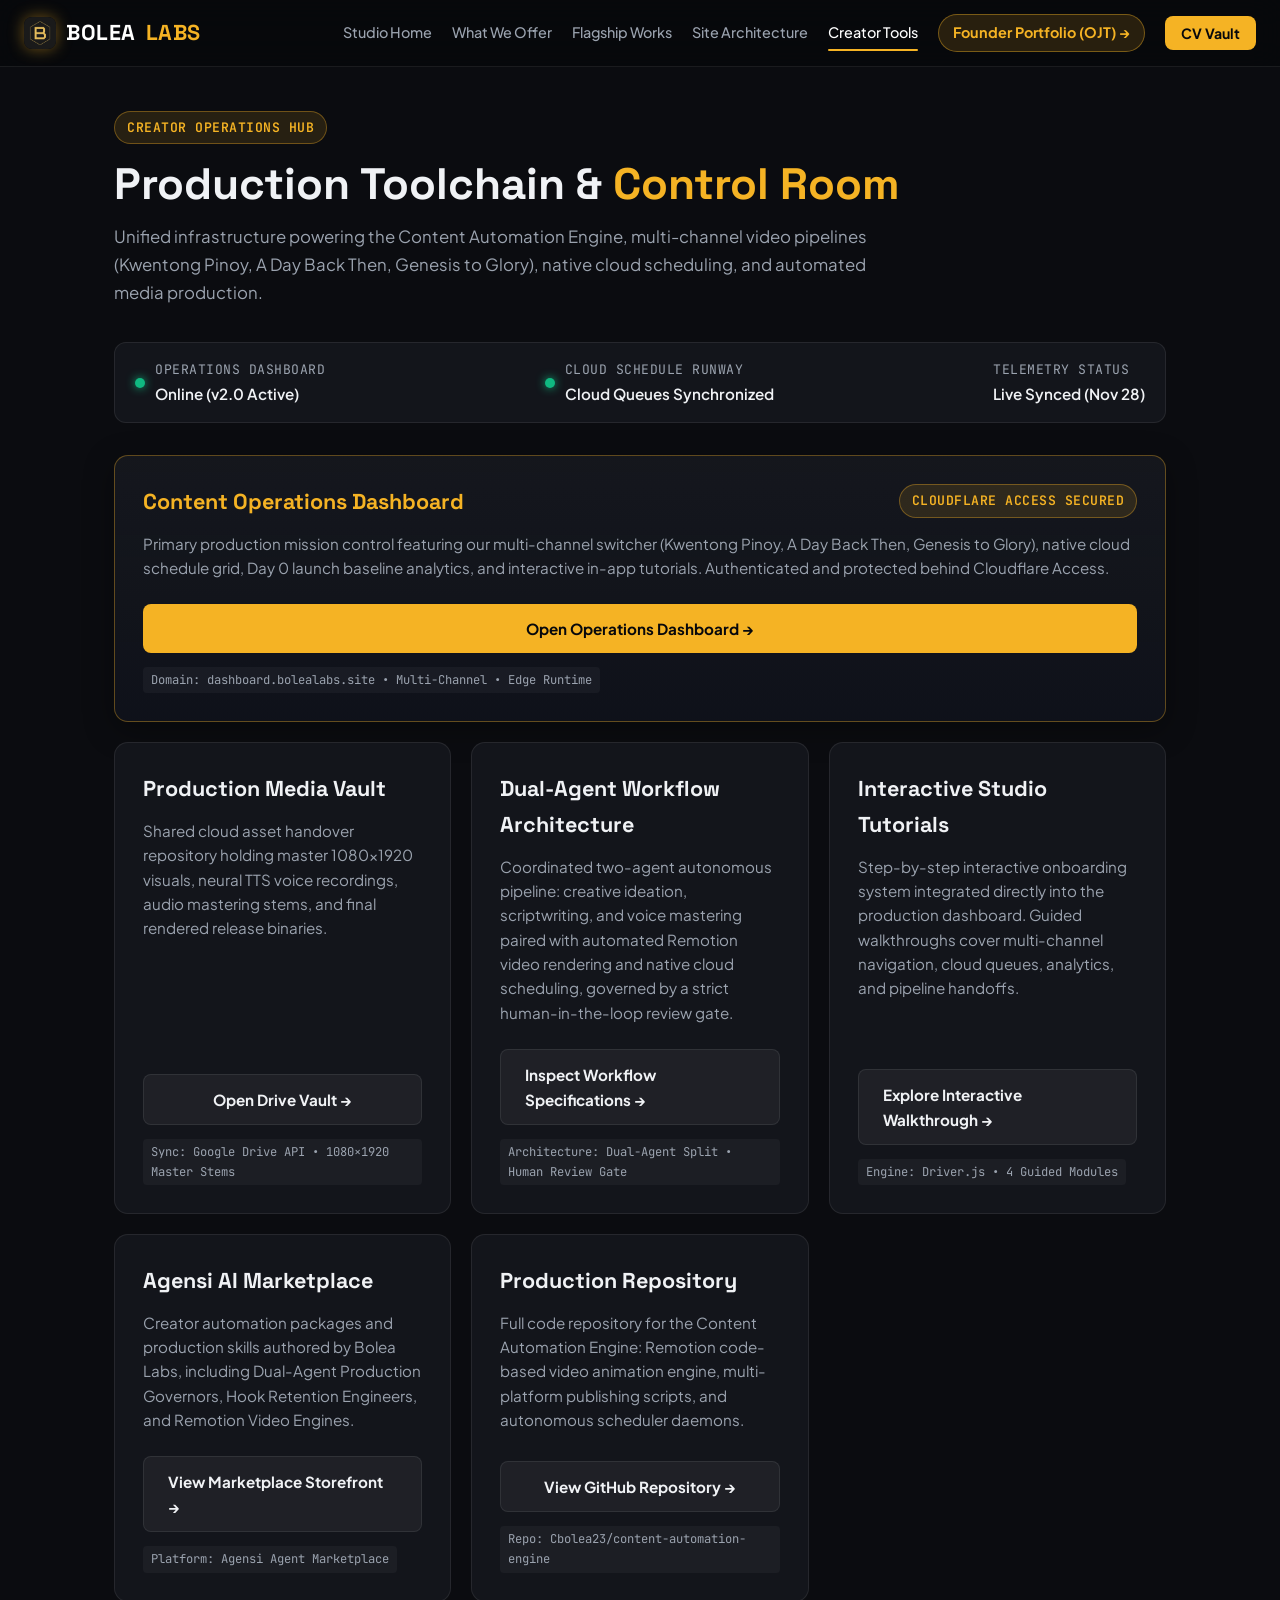
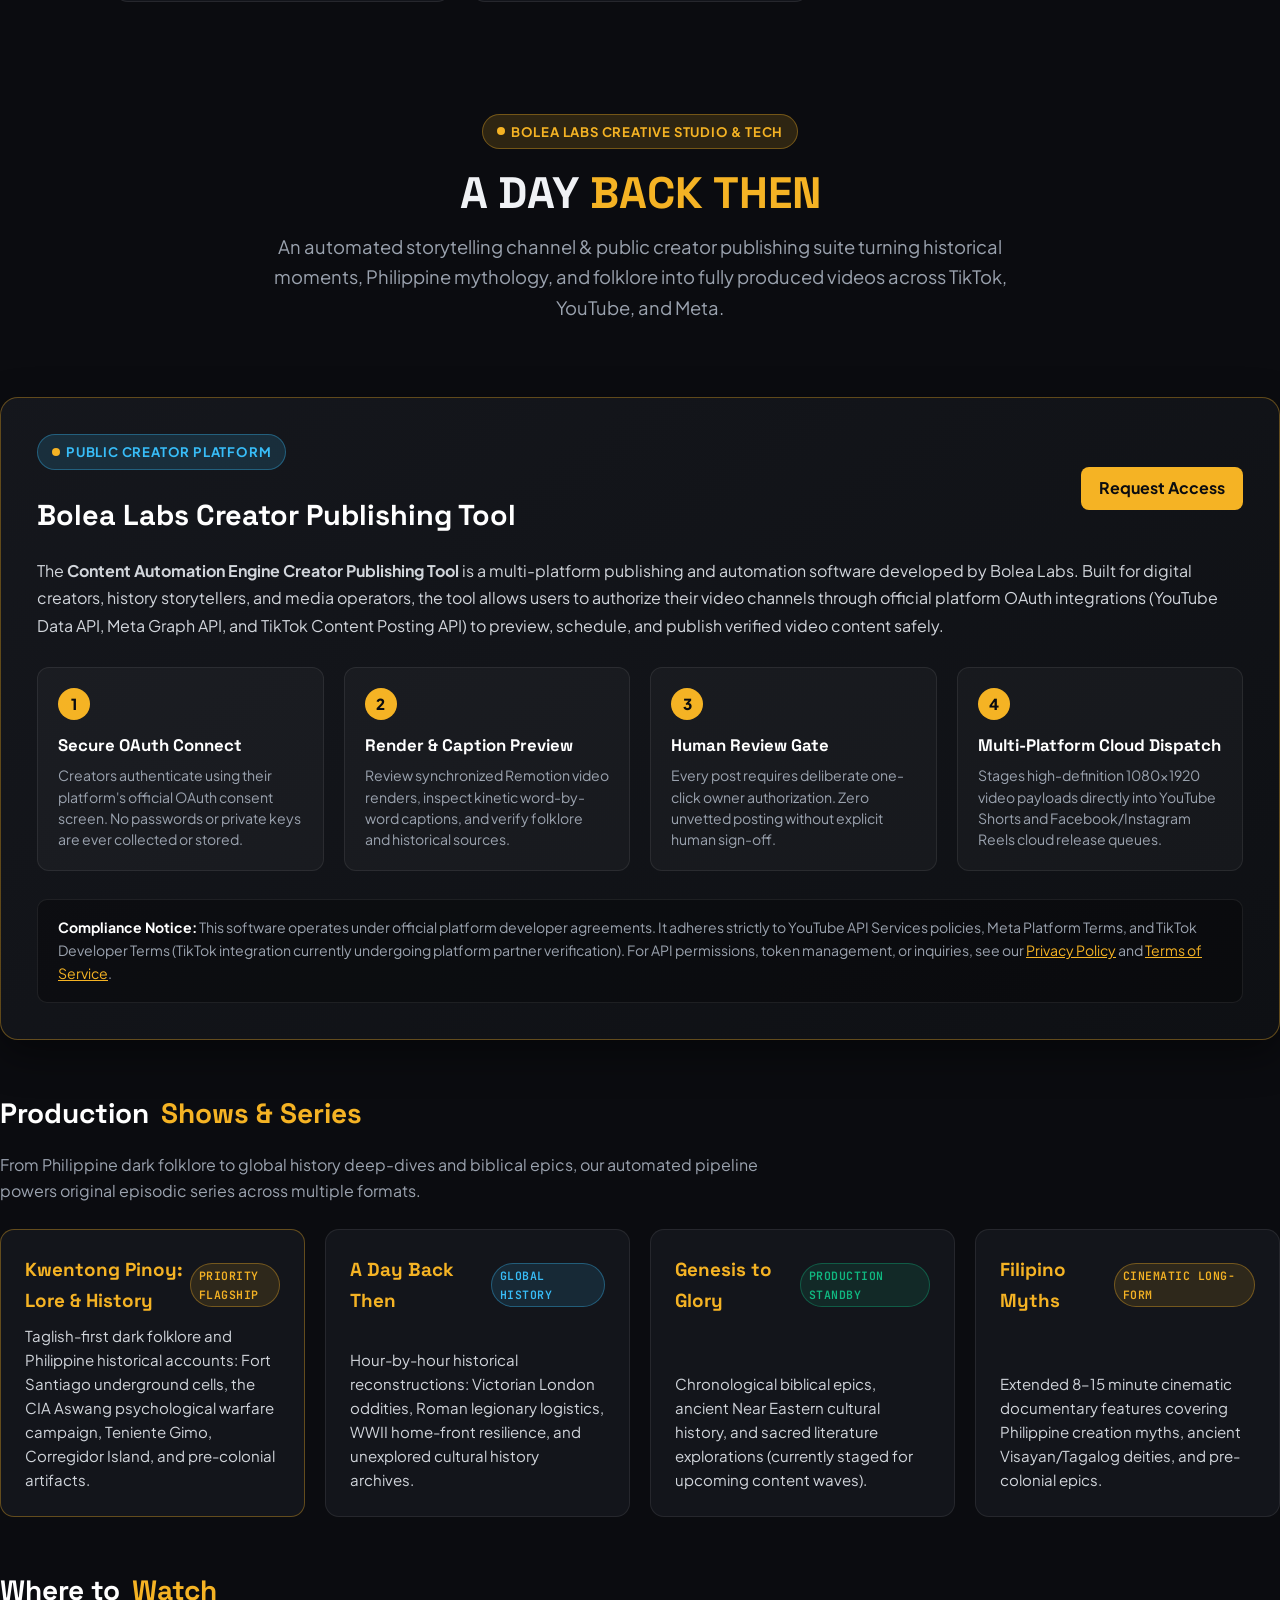
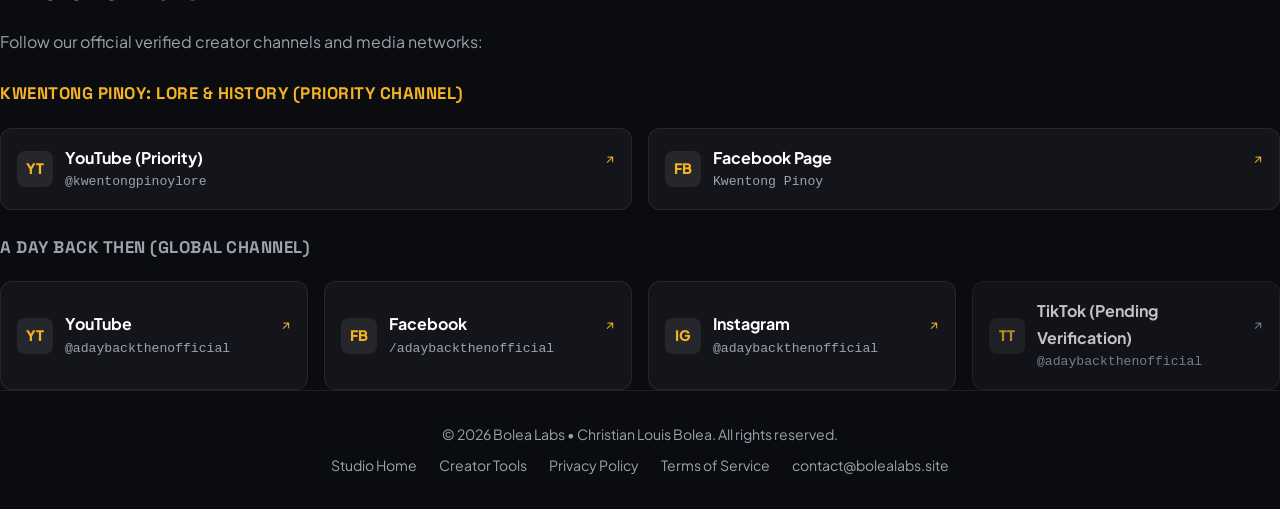
<file: adaybackthen.html>
<!DOCTYPE html>
<html lang="en">
<head>
  <meta charset="UTF-8">
  <meta name="viewport" content="width=device-width, initial-scale=1.0">
  <title>A Day Back Then — Creator Publishing Tool | Bolea Labs</title>
  <meta name="description" content="The A Day Back Then Creator Publishing Tool now lives in the Bolea Labs Creator Tools hub.">
  <link rel="canonical" href="https://bolealabs.site/creator-tools.html">
  <meta http-equiv="refresh" content="0; url=/creator-tools.html#tool">
  <style>
    body { background: #07080c; color: #f3f4f6; font-family: 'Plus Jakarta Sans', -apple-system, 'Segoe UI', sans-serif;
           display: flex; align-items: center; justify-content: center; min-height: 100vh; margin: 0; text-align: center; padding: 24px; }
    a { color: #f5b324; font-weight: 700; }
    .box { max-width: 520px; }
    h1 { font-size: 1.4rem; }
    p { color: #9ba3af; line-height: 1.6; }
  </style>
</head>
<body>
  <div class="box">
    <h1>A DAY <span style="color:#f5b324;">BACK THEN</span></h1>
    <p>The Creator Publishing Tool page has moved into the Bolea Labs Creator Tools hub. Redirecting you now&hellip;</p>
    <p><a href="/creator-tools.html#tool">Continue to the Creator Publishing Tool &rarr;</a></p>
  </div>
  <script>window.location.replace('/creator-tools.html#tool');</script>
</body>
</html>
</file>
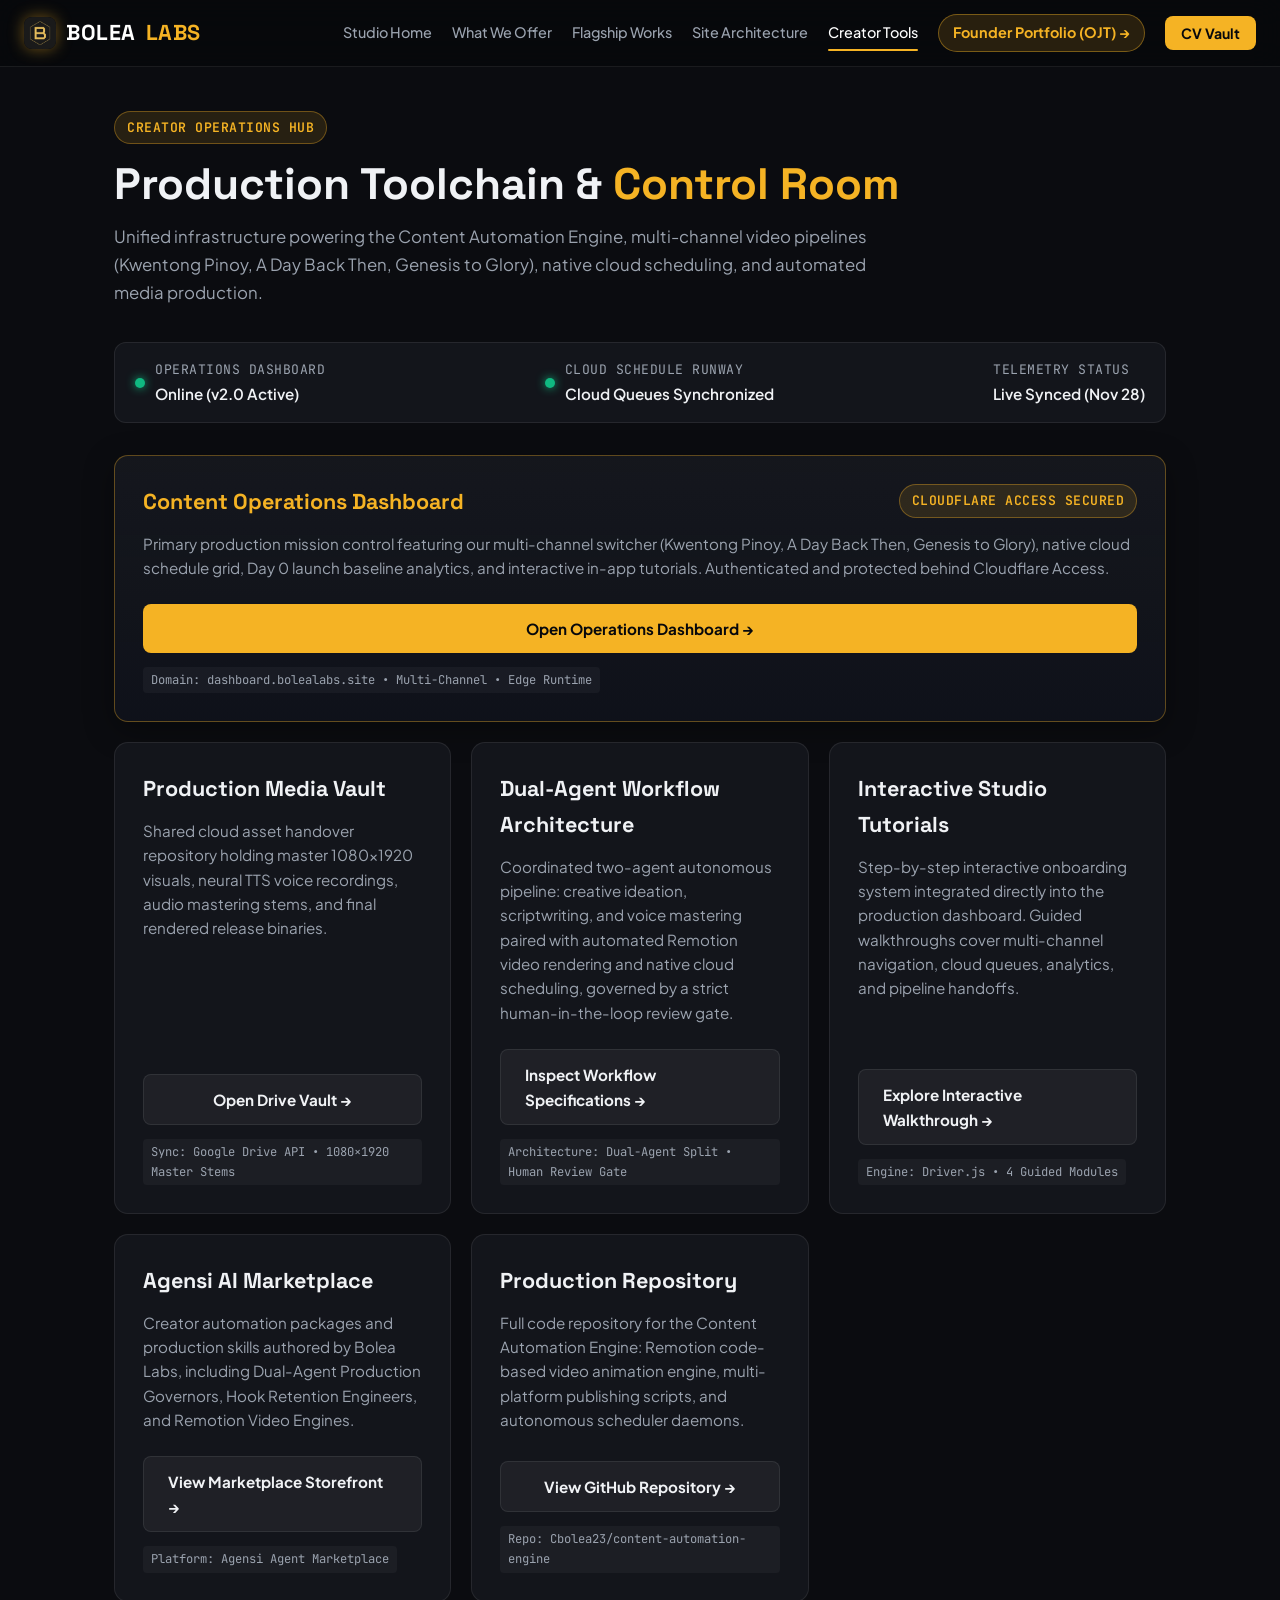
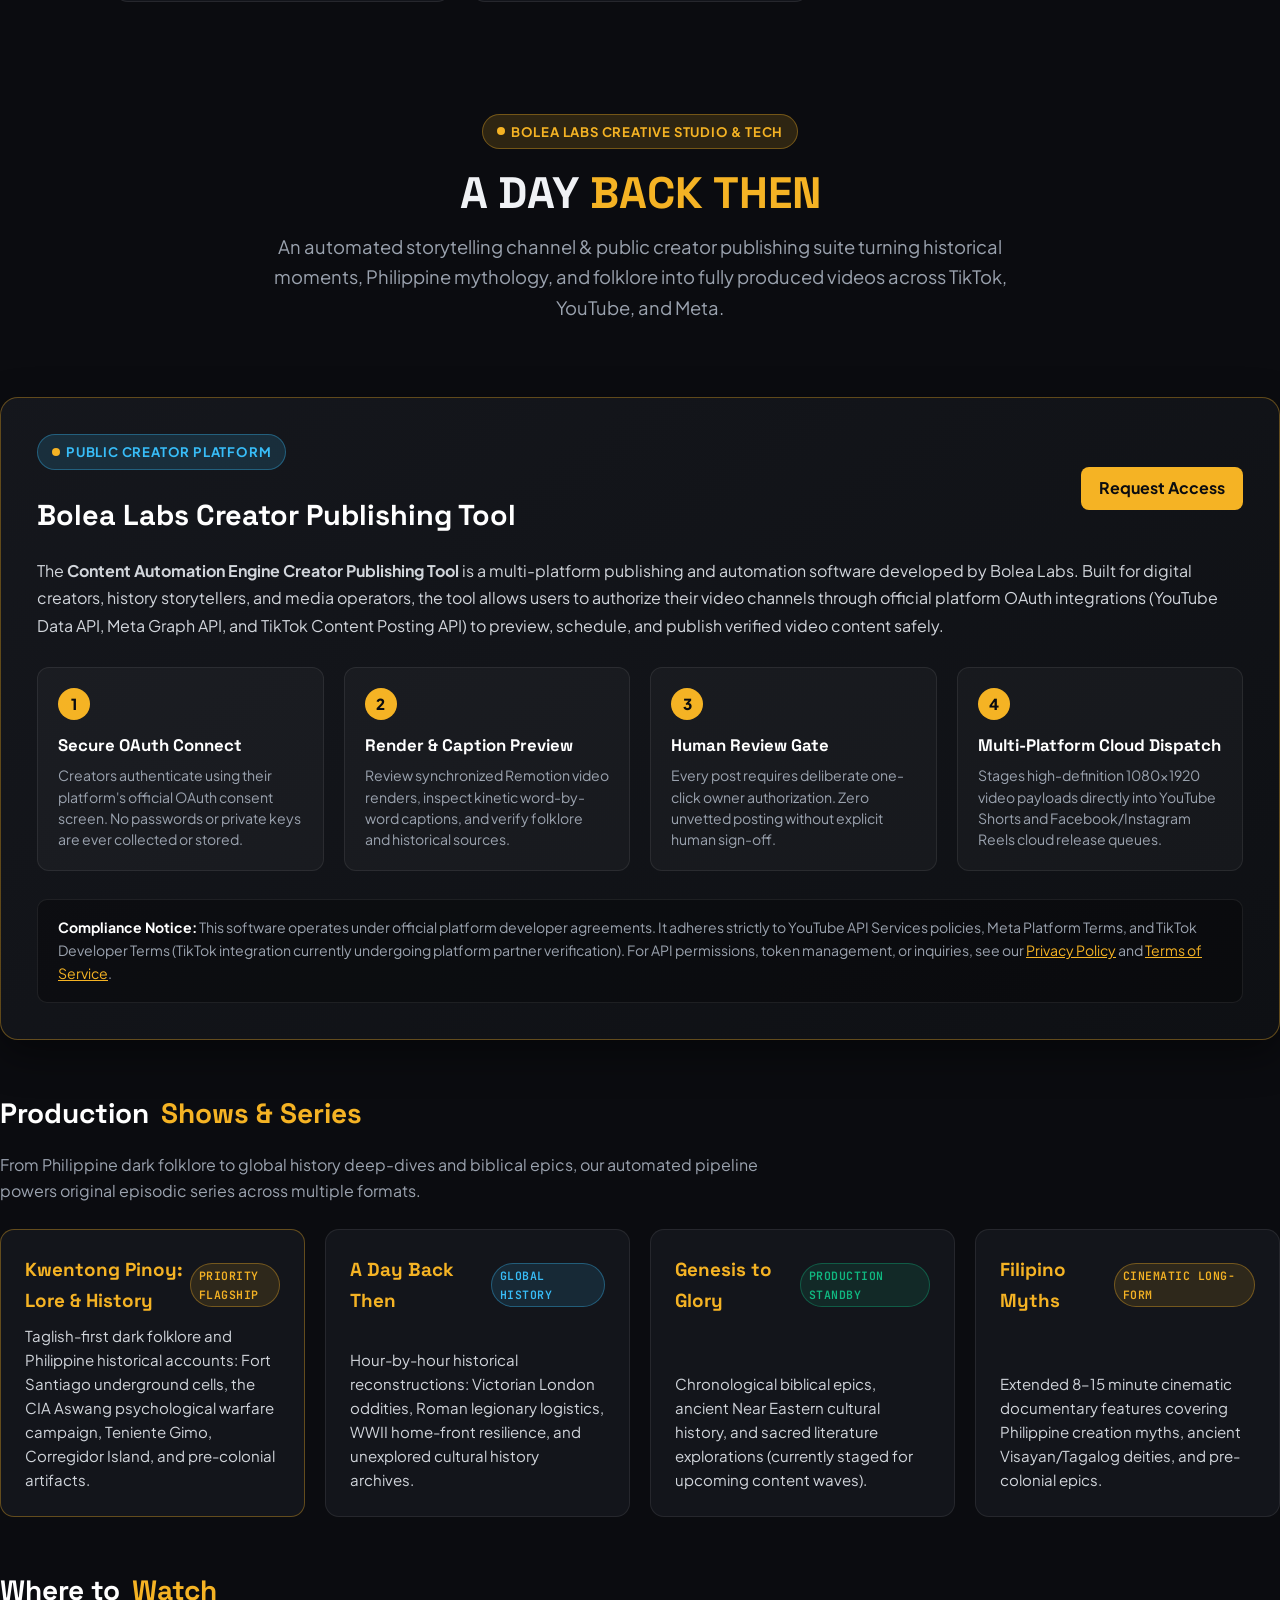
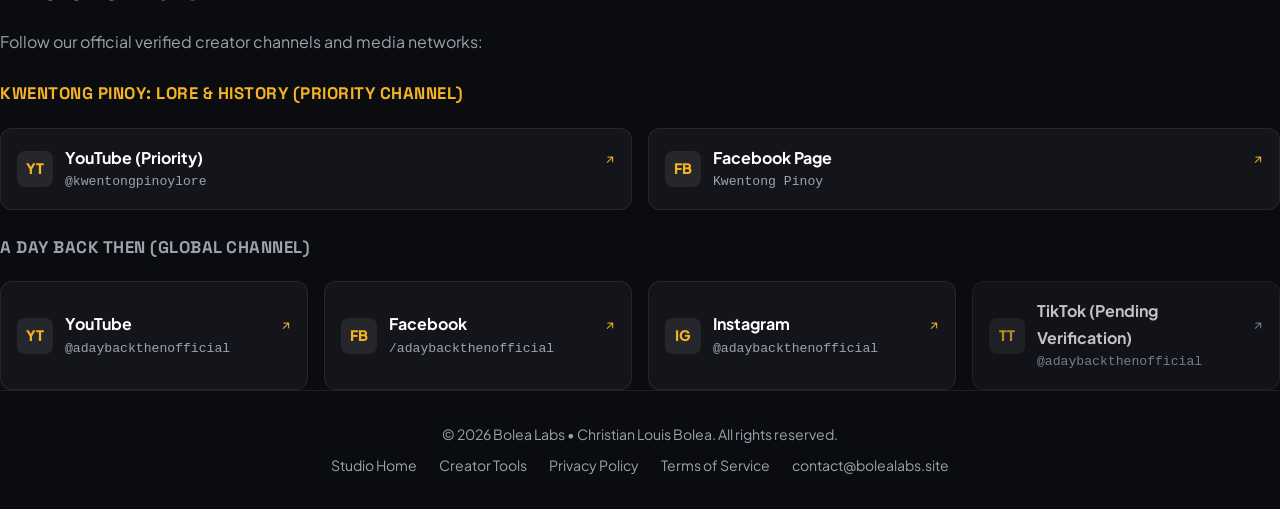
<file: creator-tools.html>
<!DOCTYPE html>
<html lang="en">
<head>
  <meta charset="UTF-8">
  <meta name="viewport" content="width=device-width, initial-scale=1.0">
  <title>Creator Tools &amp; Operations Center — Bolea Labs</title>
  <meta name="description" content="Official creator toolchain and operations control center for Bolea Labs and A Day Back Then media automation.">
  <link rel="preconnect" href="https://fonts.googleapis.com">
  <link rel="preconnect" href="https://fonts.gstatic.com" crossorigin>
  <link href="https://fonts.googleapis.com/css2?family=JetBrains+Mono:wght@400;500;600;700&family=Plus+Jakarta+Sans:wght@300;400;500;600;700;800&family=Space+Grotesk:wght@500;600;700&display=swap" rel="stylesheet">
  <link rel="stylesheet" href="/agent.css">
  <style>
    :root {
      --bg: #0b0c10;
      --card-bg: rgba(22, 24, 30, 0.85);
      --card-hover: rgba(28, 31, 40, 0.95);
      --border: rgba(255, 255, 255, 0.08);
      --border-gold: rgba(245, 179, 36, 0.35);
      --text: #f0f2f5;
      --text-muted: #9ba3af;
      --accent-gold: #f5b324;
      --accent-gold-glow: rgba(245, 179, 36, 0.15);
      --accent-cyan: #38bdf8;
      --accent-emerald: #10b981;
      --accent-amber: #f59e0b;
      --accent-rose: #f43f5e;
      --font-body: 'Plus Jakarta Sans', -apple-system, BlinkMacSystemFont, 'Segoe UI', Roboto, sans-serif;
      --font-display: 'Space Grotesk', sans-serif;
      --font-mono: 'JetBrains Mono', monospace;
    }
    * { box-sizing: border-box; margin: 0; padding: 0; }
    body {
      background-color: var(--bg);
      color: var(--text);
      font-family: var(--font-body);
      line-height: 1.65;
      min-height: 100vh;
      display: flex;
      flex-direction: column;
    }
    header {
      background: rgba(11, 12, 16, 0.88);
      backdrop-filter: blur(14px);
      border-bottom: 1px solid var(--border);
      position: sticky;
      top: 0;
      z-index: 100;
      padding: 16px 24px;
    }
    .header-inner {
      max-width: 1100px;
      margin: 0 auto;
      display: flex;
      align-items: center;
      justify-content: space-between;
      flex-wrap: wrap;
      gap: 14px;
    }
    .brand {
      font-family: var(--font-display);
      font-size: 1.25rem;
      font-weight: 700;
      color: var(--text);
      text-decoration: none;
      display: flex;
      align-items: center;
      gap: 8px;
    }
    .brand span { color: var(--accent-gold); }
    nav {
      display: flex;
      align-items: center;
      gap: 20px;
    }
    nav a {
      color: var(--text-muted);
      text-decoration: none;
      font-size: 0.92rem;
      font-weight: 500;
      transition: color 0.2s;
    }
    nav a:hover, nav a.active { color: var(--accent-gold); }

    main {
      max-width: 1100px;
      margin: 0 auto;
      padding: 44px 24px 72px;
      flex: 1;
      width: 100%;
    }
    .hero-banner {
      margin-bottom: 36px;
    }
    .badge-pill {
      display: inline-flex;
      align-items: center;
      gap: 8px;
      padding: 5px 12px;
      border-radius: 999px;
      background: rgba(245, 179, 36, 0.12);
      border: 1px solid var(--border-gold);
      color: var(--accent-gold);
      font-size: 0.82rem;
      font-family: var(--font-mono);
      font-weight: 600;
      text-transform: uppercase;
      letter-spacing: 0.5px;
      margin-bottom: 14px;
    }
    h1 {
      font-family: var(--font-display);
      font-size: clamp(2rem, 3.5vw, 2.75rem);
      font-weight: 700;
      line-height: 1.2;
      margin-bottom: 12px;
      color: var(--text);
    }
    h1 span { color: var(--accent-gold); }
    .hero-desc {
      color: var(--text-muted);
      font-size: 1.05rem;
      max-width: 780px;
    }

    /* Live Telemetry Bar */
    .telemetry-strip {
      background: var(--card-bg);
      border: 1px solid var(--border);
      border-radius: 12px;
      padding: 16px 20px;
      margin-bottom: 32px;
      display: flex;
      flex-wrap: wrap;
      align-items: center;
      justify-content: space-between;
      gap: 16px;
    }
    .telemetry-item {
      display: flex;
      align-items: center;
      gap: 10px;
    }
    .status-dot {
      width: 10px;
      height: 10px;
      border-radius: 50%;
      background: var(--accent-emerald);
      box-shadow: 0 0 10px var(--accent-emerald);
      transition: background 0.3s, box-shadow 0.3s;
    }
    .status-dot.amber {
      background: var(--accent-amber);
      box-shadow: 0 0 10px var(--accent-amber);
    }
    .status-dot.rose {
      background: var(--accent-rose);
      box-shadow: 0 0 10px var(--accent-rose);
    }
    .telemetry-label {
      font-size: 0.82rem;
      color: var(--text-muted);
      text-transform: uppercase;
      letter-spacing: 0.5px;
      font-family: var(--font-mono);
    }
    .telemetry-value {
      font-size: 0.95rem;
      font-weight: 600;
      color: var(--text);
    }

    /* Cards Grid */
    .cards-grid {
      display: grid;
      grid-template-columns: repeat(auto-fit, minmax(320px, 1fr));
      gap: 20px;
    }
    .card {
      background: var(--card-bg);
      border: 1px solid var(--border);
      border-radius: 14px;
      padding: 28px;
      display: flex;
      flex-direction: column;
      justify-content: space-between;
      transition: transform 0.2s, border-color 0.2s;
    }
    .card:hover {
      border-color: var(--border-gold);
      transform: translateY(-2px);
    }
    .card-highlight {
      grid-column: 1 / -1;
      border-color: var(--border-gold);
      background: linear-gradient(180deg, rgba(22, 24, 30, 0.95) 0%, rgba(16, 19, 28, 0.85) 100%);
      box-shadow: 0 8px 30px rgba(0, 0, 0, 0.35);
    }
    .card-header {
      display: flex;
      align-items: flex-start;
      justify-content: space-between;
      gap: 12px;
      margin-bottom: 12px;
    }
    .card-title {
      font-family: var(--font-display);
      font-size: 1.35rem;
      font-weight: 700;
      color: var(--text);
    }
    .card-highlight .card-title {
      color: var(--accent-gold);
    }
    .card-desc {
      color: var(--text-muted);
      font-size: 0.95rem;
      line-height: 1.6;
      margin-bottom: 24px;
    }
    .btn {
      display: inline-flex;
      align-items: center;
      justify-content: center;
      gap: 8px;
      background: var(--accent-gold);
      color: #07080c;
      font-weight: 700;
      text-decoration: none;
      padding: 12px 24px;
      border-radius: 8px;
      font-size: 0.95rem;
      transition: opacity 0.2s, transform 0.2s;
      width: 100%;
    }
    .btn:hover {
      opacity: 0.92;
      transform: translateY(-1px);
    }
    .btn-secondary {
      background: rgba(255, 255, 255, 0.05);
      border: 1px solid var(--border);
      color: var(--text);
    }
    .btn-secondary:hover {
      border-color: var(--border-gold);
      color: var(--accent-gold);
    }
    .meta-tag {
      display: inline-block;
      font-size: 0.76rem;
      color: var(--text-muted);
      font-family: var(--font-mono);
      background: rgba(255, 255, 255, 0.04);
      padding: 3px 8px;
      border-radius: 4px;
      margin-top: 14px;
    }

    footer {
      border-top: 1px solid var(--border);
      padding: 32px 24px;
      text-align: center;
      color: var(--text-muted);
      font-size: 0.88rem;
      margin-top: auto;
    }
    footer a {
      color: var(--text-muted);
      text-decoration: none;
      margin: 0 10px;
      transition: color 0.2s;
    }
    footer a:hover {
      color: var(--accent-gold);
    }
  
    /* === Unified site header + CV Vault modal (synced from homepage) === */
    :root { --gold: #f5b324; --font-heading: 'Space Grotesk', sans-serif; }
    header {
      position: sticky;
      top: 0;
      z-index: 1000;
      background: rgba(7, 8, 12, 0.82);
      backdrop-filter: blur(16px);
      -webkit-backdrop-filter: blur(16px);
      border-bottom: 1px solid var(--border);
      padding: 14px 24px;
    }
    .nav-container {
      max-width: 1240px;
      margin: 0 auto;
      display: flex;
      align-items: center;
      justify-content: space-between;
    }
    .logo {
      font-family: var(--font-heading);
      font-size: 1.35rem;
      font-weight: 700;
      color: #fff;
      text-decoration: none;
      letter-spacing: 0.5px;
      display: flex;
      align-items: center;
      gap: 10px;
    }
    .logo-mark {
      width: 32px;
      height: 32px;
      border-radius: 8px;
      object-fit: contain;
      box-shadow: 0 0 16px rgba(245, 179, 36, 0.45);
      display: inline-block;
      vertical-align: middle;
    }
    .logo span { color: var(--gold); }

    .nav-links {
      display: flex;
      align-items: center;
      gap: 20px;
    }
    .nav-links a {
      color: var(--text-muted);
      text-decoration: none;
      font-size: 0.9rem;
      font-weight: 500;
      transition: color 0.2s;
      position: relative;
    }
    .nav-links a:hover, .nav-links a.active {
      color: #fff;
    }
    .nav-links a.active::after {
      content: '';
      position: absolute;
      bottom: -6px;
      left: 0;
      right: 0;
      height: 2px;
      background: var(--gold);
      border-radius: 2px;
    }
    .nav-pill-portfolio {
      background: rgba(245, 179, 36, 0.14);
      border: 1px solid rgba(245, 179, 36, 0.4);
      color: var(--gold) !important;
      padding: 6px 14px;
      border-radius: 999px;
      font-weight: 700 !important;
      display: inline-flex;
      align-items: center;
      gap: 6px;
      transition: all 0.25s !important;
    }
    .nav-pill-portfolio:hover {
      background: var(--gold);
      color: #07080c !important;
      box-shadow: 0 0 20px rgba(245, 179, 36, 0.4);
      transform: translateY(-1px);
    }
    .btn-nav-resume {
      background: var(--gold);
      color: #07080c !important;
      font-weight: 700 !important;
      padding: 8px 16px;
      border-radius: 8px;
      cursor: pointer;
      border: none;
      font-size: 0.88rem;
      font-family: var(--font-body);
      transition: transform 0.2s, box-shadow 0.2s;
    }
    .btn-nav-resume:hover {
      transform: translateY(-2px);
      box-shadow: 0 6px 18px rgba(245, 179, 36, 0.35);
    }
    .mobile-menu-btn {
      display: none;
      background: transparent;
      border: 1px solid var(--border);
      color: var(--text);
      font-size: 1.25rem;
      padding: 6px 12px;
      border-radius: 8px;
      cursor: pointer;
    }

    .btn-gold {
      background: linear-gradient(135deg, var(--gold), #e5980b);
      color: #07080c;
      font-weight: 800;
      padding: 14px 26px;
      border-radius: 12px;
      text-decoration: none;
      display: inline-flex;
      align-items: center;
      gap: 10px;
      font-size: 0.96rem;
      border: none;
      cursor: pointer;
      box-shadow: 0 8px 25px rgba(245, 179, 36, 0.28);
      transition: all 0.25s cubic-bezier(0.16, 1, 0.3, 1);
    }
    .btn-gold:hover {
      transform: translateY(-3px) scale(1.01);
      box-shadow: 0 14px 32px rgba(245, 179, 36, 0.45);
    }
    .modal-overlay {
      position: fixed;
      inset: 0;
      background: rgba(0, 0, 0, 0.78);
      backdrop-filter: blur(10px);
      z-index: 2500;
      display: none;
      align-items: center;
      justify-content: center;
      padding: 20px;
    }
    .modal-overlay.active { display: flex; }
    .modal-box {
      background: #121520;
      border: 1px solid var(--border-gold);
      border-radius: 22px;
      max-width: 420px;
      width: 100%;
      padding: 32px 28px;
      text-align: center;
      position: relative;
      box-shadow: 0 25px 60px rgba(0,0,0,0.8);
    }
    .modal-close {
      position: absolute;
      top: 16px;
      right: 18px;
      background: transparent;
      border: none;
      color: var(--text-muted);
      font-size: 1.5rem;
      cursor: pointer;
    }
    .pin-input {
      width: 100%;
      max-width: 240px;
      padding: 12px 16px;
      font-size: 1.5rem;
      letter-spacing: 8px;
      text-align: center;
      background: rgba(0, 0, 0, 0.45);
      border: 2px solid var(--border);
      border-radius: 12px;
      color: #fff;
      margin: 14px 0 8px;
      outline: none;
    }
    .pin-input.error { border-color: #ef4444; }
    .pin-error-msg { color: #f87171; font-size: 0.84rem; display: none; margin-bottom: 8px; }
    .keypad-grid {
      display: grid;
      grid-template-columns: repeat(3, 1fr);
      gap: 8px;
      max-width: 240px;
      margin: 10px auto 16px;
    }
    .keypad-btn {
      background: rgba(255, 255, 255, 0.05);
      border: 1px solid var(--border);
      border-radius: 8px;
      color: #fff;
      padding: 10px;
      font-size: 1.1rem;
      font-weight: 600;
      cursor: pointer;
      transition: all 0.15s;
    }
    .keypad-btn:hover { background: rgba(245, 179, 36, 0.2); border-color: var(--gold); color: var(--gold); }
    .btn-quick-pin {
      background: rgba(245, 179, 36, 0.14);
      border: 1px solid rgba(245, 179, 36, 0.35);
      color: var(--gold);
      border-radius: 6px;
      padding: 5px 12px;
      font-size: 0.78rem;
      font-weight: 700;
      cursor: pointer;
      margin-top: 8px;
    }

    @media (max-width: 960px) {
      .nav-links { display: none; }
      .nav-links.open {
        display: flex;
        flex-direction: column;
        position: absolute;
        top: 100%;
        left: 0;
        right: 0;
        background: #0b0d14;
        padding: 22px;
        border-bottom: 1px solid var(--border);
      }
      .mobile-menu-btn { display: block; }
    }
  
    /* === A Day Back Then showcase styles (merged, scoped) === */
    #adt-showcase .btn-nav {background: var(--accent-gold);
      color: #0b0c10 !important;
      font-weight: 700 !important;
      padding: 8px 18px;
      border-radius: 8px;
      transition: transform 0.2s, box-shadow 0.2s;}
    #adt-showcase .btn-nav:hover {transform: translateY(-2px);
      box-shadow: 0 4px 14px rgba(245, 179, 36, 0.3);}
    #adt-showcase .hero {text-align: center;
      padding: 40px 0 20px;}
    #adt-showcase .badge {display: inline-flex;
      align-items: center;
      gap: 6px;
      background: var(--accent-gold-glow);
      border: 1px solid var(--border-gold);
      color: var(--accent-gold);
      padding: 6px 14px;
      border-radius: 9999px;
      font-size: 0.82rem;
      font-weight: 700;
      text-transform: uppercase;
      letter-spacing: 0.8px;
      margin-bottom: 18px;}
    #adt-showcase .badge::before {content: '';
      width: 8px;
      height: 8px;
      background: var(--accent-gold);
      border-radius: 50%;}
    #adt-showcase .lead {color: var(--text-muted);
      font-size: 1.15rem;
      max-width: 760px;
      margin: 0 auto 30px;}
    #adt-showcase .section-title {font-family: var(--font-display);
      font-size: 1.75rem;
      font-weight: 700;
      color: #fff;
      margin: 50px 0 16px;
      display: flex;
      align-items: center;
      gap: 12px;}
    #adt-showcase .section-title span {color: var(--accent-gold);}
    #adt-showcase .section-desc {color: var(--text-muted);
      font-size: 1rem;
      max-width: 780px;
      margin-bottom: 24px;}
    #adt-showcase .grid {display: grid;
      grid-template-columns: repeat(auto-fit, minmax(260px, 1fr));
      gap: 20px;
      margin-top: 16px;}
    #adt-showcase .card {background: var(--card-bg);
      border: 1px solid var(--border);
      border-radius: 14px;
      padding: 24px;
      transition: transform 0.25s, border-color 0.25s, box-shadow 0.25s;}
    #adt-showcase .card:hover {transform: translateY(-4px);
      border-color: var(--border-gold);
      box-shadow: 0 12px 28px rgba(0,0,0,0.4);}
    #adt-showcase .card h3 {font-family: var(--font-display);
      color: var(--accent-gold);
      font-size: 1.18rem;
      margin-bottom: 10px;}
    #adt-showcase .card p {color: #d1d5db;
      font-size: 0.94rem;
      line-height: 1.6;}
    #adt-showcase .tool-box {background: linear-gradient(145deg, rgba(22, 24, 30, 0.95), rgba(15, 17, 21, 0.95));
      border: 1px solid var(--border-gold);
      border-radius: 18px;
      padding: 36px;
      margin-top: 24px;
      box-shadow: 0 14px 40px rgba(0, 0, 0, 0.45);}
    #adt-showcase .steps-grid {display: grid;
      grid-template-columns: repeat(auto-fit, minmax(220px, 1fr));
      gap: 20px;
      margin: 28px 0;}
    #adt-showcase .step-item {background: rgba(255, 255, 255, 0.03);
      border: 1px solid var(--border);
      border-radius: 12px;
      padding: 20px;}
    #adt-showcase .step-num {width: 32px;
      height: 32px;
      border-radius: 50%;
      background: var(--accent-gold);
      color: #0b0c10;
      display: flex;
      align-items: center;
      justify-content: center;
      font-weight: 800;
      font-size: 0.95rem;
      margin-bottom: 12px;}
    #adt-showcase .step-item h4 {font-family: var(--font-display);
      font-size: 1.05rem;
      color: #fff;
      margin-bottom: 6px;}
    #adt-showcase .step-item p {font-size: 0.88rem;
      color: var(--text-muted);
      line-height: 1.5;}
    #adt-showcase .channels-list {display: grid;
      grid-template-columns: repeat(auto-fit, minmax(200px, 1fr));
      gap: 16px;
      margin-top: 20px;}
    #adt-showcase .channel-pill {display: flex;
      align-items: center;
      gap: 12px;
      background: var(--card-bg);
      border: 1px solid var(--border);
      border-radius: 12px;
      padding: 16px;
      color: #fff;
      text-decoration: none;
      transition: all 0.2s;}
    #adt-showcase .channel-pill:hover {border-color: var(--accent-gold);
      transform: translateY(-2px);}
    #adt-showcase .channel-icon {width: 36px;
      height: 36px;
      border-radius: 8px;
      background: rgba(255, 255, 255, 0.08);
      display: flex;
      align-items: center;
      justify-content: center;
      font-weight: 800;
      font-size: 0.9rem;
      color: var(--accent-gold);}
    @media (max-width: 768px) {
      #adt-showcase .tool-box {padding: 24px 18px;}
    }
  </style>
</head>
<body>
  <header>
    <div class="nav-container">
      <a href="/" class="logo">
        <img src="/logo-mark.webp" alt="Bolea Labs" class="logo-mark">
        BOLEA <span>LABS</span>
      </a>
      <button class="mobile-menu-btn" id="mobileMenuBtn" aria-label="Toggle Menu">
        <svg width="20" height="20" viewBox="0 0 24 24" fill="none" stroke="currentColor" stroke-width="2" stroke-linecap="round"><line x1="4" y1="6" x2="20" y2="6"/><line x1="4" y1="12" x2="20" y2="12"/><line x1="4" y1="18" x2="20" y2="18"/></svg>
      </button>
      <nav class="nav-links" id="navLinks">
        <a href="/">Studio Home</a>
        <a href="/#services">What We Offer</a>
        <a href="/#flagship">Flagship Works</a>
        <a href="/#site-tech">Site Architecture</a>
        <a href="/creator-tools.html" class="active">Creator Tools</a>
        <a href="/portfolio/" class="nav-pill-portfolio">Founder Portfolio (OJT) &rarr;</a>
        <button class="btn-nav-resume" onclick="openPinModal()">CV Vault</button>
      </nav>
    </div>
  </header>

  <main>
    <div class="hero-banner">
      <div class="badge-pill">Creator Operations Hub</div>
      <h1>Production Toolchain &amp; <span>Control Room</span></h1>
      <p class="hero-desc">
        Unified infrastructure powering the Content Automation Engine, multi-channel video pipelines (Kwentong Pinoy, A Day Back Then, Genesis to Glory), native cloud scheduling, and automated media production.
      </p>
    </div>

    <!-- Live Telemetry Strip -->
    <div class="telemetry-strip">
      <div class="telemetry-item">
        <span class="status-dot" id="dashDot"></span>
        <div>
          <div class="telemetry-label">Operations Dashboard</div>
          <div class="telemetry-value" id="dashText">Online (v2.0 Active)</div>
        </div>
      </div>
      <div class="telemetry-item">
        <span class="status-dot" id="queueDot"></span>
        <div>
          <div class="telemetry-label">Cloud Schedule Runway</div>
          <div class="telemetry-value" id="queueText">8 Days Armed (Native Queues)</div>
        </div>
      </div>
      <div class="telemetry-item">
        <div>
          <div class="telemetry-label">Telemetry Status</div>
          <div class="telemetry-value" id="syncTime">Live Synchronized</div>
        </div>
      </div>
    </div>

    <div class="cards-grid">
      <!-- Flagship Dashboard Card -->
      <div class="card card-highlight">
        <div>
          <div class="card-header">
            <h2 class="card-title">Content Operations Dashboard</h2>
            <span class="badge-pill" style="margin-bottom: 0;">Cloudflare Access Secured</span>
          </div>
          <p class="card-desc">
            Primary production mission control featuring our multi-channel switcher (Kwentong Pinoy, A Day Back Then, Genesis to Glory), native cloud schedule grid, Day 0 launch baseline analytics, and interactive in-app tutorials. Authenticated and protected behind Cloudflare Access.
          </p>
        </div>
        <div>
          <a href="https://dashboard.bolealabs.site" target="_blank" rel="noopener noreferrer" class="btn">
            Open Operations Dashboard &rarr;
          </a>
          <div class="meta-tag">Domain: dashboard.bolealabs.site &bull; Multi-Channel &bull; Edge Runtime</div>
        </div>
      </div>

      <!-- Drive Vault Card -->
      <div class="card">
        <div>
          <div class="card-header">
            <h3 class="card-title">Production Media Vault</h3>
          </div>
          <p class="card-desc">
            Shared cloud asset handover repository holding master 1080&times;1920 visuals, neural TTS voice recordings, audio mastering stems, and final rendered release binaries.
          </p>
        </div>
        <div>
          <a href="https://drive.google.com" target="_blank" rel="noopener noreferrer" class="btn btn-secondary">
            Open Drive Vault &rarr;
          </a>
          <div class="meta-tag">Sync: Google Drive API &bull; 1080&times;1920 Master Stems</div>
        </div>
      </div>

      <!-- Dual-Agent Workflow Card -->
      <div class="card">
        <div>
          <div class="card-header">
            <h3 class="card-title">Dual-Agent Workflow Architecture</h3>
          </div>
          <p class="card-desc">
            Coordinated two-agent autonomous pipeline: creative ideation, scriptwriting, and voice mastering paired with automated Remotion video rendering and native cloud scheduling, governed by a strict human-in-the-loop review gate.
          </p>
        </div>
        <div>
          <a href="#tool" class="btn btn-secondary">
            Inspect Workflow Specifications &rarr;
          </a>
          <div class="meta-tag">Architecture: Dual-Agent Split &bull; Human Review Gate</div>
        </div>
      </div>

      <!-- Interactive Studio Tutorials Card -->
      <div class="card">
        <div>
          <div class="card-header">
            <h3 class="card-title">Interactive Studio Tutorials</h3>
          </div>
          <p class="card-desc">
            Step-by-step interactive onboarding system integrated directly into the production dashboard. Guided walkthroughs cover multi-channel navigation, cloud queues, analytics, and pipeline handoffs.
          </p>
        </div>
        <div>
          <a href="https://dashboard.bolealabs.site" target="_blank" rel="noopener noreferrer" class="btn btn-secondary">
            Explore Interactive Walkthrough &rarr;
          </a>
          <div class="meta-tag">Engine: Driver.js &bull; 4 Guided Modules</div>
        </div>
      </div>

      <!-- Agensi AI Skills Card -->
      <div class="card">
        <div>
          <div class="card-header">
            <h3 class="card-title">Agensi AI Marketplace</h3>
          </div>
          <p class="card-desc">
            Creator automation packages and production skills authored by Bolea Labs, including Dual-Agent Production Governors, Hook Retention Engineers, and Remotion Video Engines.
          </p>
        </div>
        <div>
          <a href="https://agensi.io" target="_blank" rel="noopener noreferrer" class="btn btn-secondary">
            View Marketplace Storefront &rarr;
          </a>
          <div class="meta-tag">Platform: Agensi Agent Marketplace</div>
        </div>
      </div>

      <!-- GitHub Repository Card -->
      <div class="card">
        <div>
          <div class="card-header">
            <h3 class="card-title">Production Repository</h3>
          </div>
          <p class="card-desc">
            Full code repository for the Content Automation Engine: Remotion code-based video animation engine, multi-platform publishing scripts, and autonomous scheduler daemons.
          </p>
        </div>
        <div>
          <a href="https://github.com/Cbolea23/content-automation-engine" target="_blank" rel="noopener noreferrer" class="btn btn-secondary">
            View GitHub Repository &rarr;
          </a>
          <div class="meta-tag">Repo: Cbolea23/content-automation-engine</div>
        </div>
      </div>
    </div>
  </main>


  <!-- A Day Back Then: merged from the former standalone Showcase page.
       All content preserved (incl. the Creator Publishing Tool section used for TikTok app review). -->
  <div id="adt-showcase">
<section class="hero">
      <div class="badge">Bolea Labs Creative Studio &amp; Tech</div>
      <h1>A DAY <span>BACK THEN</span></h1>
      <p class="lead">An automated storytelling channel &amp; public creator publishing suite turning historical moments, Philippine mythology, and folklore into fully produced videos across TikTok, YouTube, and Meta.</p>
    </section>

    <!-- Creator Publishing Tool Section (Required for Developer App Review) -->
    <section id="tool">
      <div class="tool-box">
        <div style="display: flex; align-items: center; justify-content: space-between; flex-wrap: wrap; gap: 12px;">
          <div>
            <span class="badge" style="background: rgba(56, 189, 248, 0.15); border-color: rgba(56, 189, 248, 0.35); color: var(--accent-cyan);">Public Creator Platform</span>
            <h2 style="font-family: var(--font-display); font-size: 1.8rem; color: #fff; margin: 4px 0;">Bolea Labs Creator Publishing Tool</h2>
          </div>
          <a href="mailto:contact@bolealabs.site?subject=Creator%20Tool%20Access%20Request" class="btn-nav" style="text-decoration: none;">Request Access</a>
        </div>
        <p style="color: #d1d5db; margin-top: 14px; font-size: 1rem; line-height: 1.7;">
          The <strong>Content Automation Engine Creator Publishing Tool</strong> is a multi-platform publishing and automation software developed by Bolea Labs. Built for digital creators, history storytellers, and media operators, the tool allows users to authorize their video channels through official platform OAuth integrations (YouTube Data API, Meta Graph API, and TikTok Content Posting API) to preview, schedule, and publish verified video content safely.
        </p>

        <div class="steps-grid">
          <div class="step-item">
            <div class="step-num">1</div>
            <h4>Secure OAuth Connect</h4>
            <p>Creators authenticate using their platform's official OAuth consent screen. No passwords or private keys are ever collected or stored.</p>
          </div>
          <div class="step-item">
            <div class="step-num">2</div>
            <h4>Render &amp; Caption Preview</h4>
            <p>Review synchronized Remotion video renders, inspect kinetic word-by-word captions, and verify folklore and historical sources.</p>
          </div>
          <div class="step-item">
            <div class="step-num">3</div>
            <h4>Human Review Gate</h4>
            <p>Every post requires deliberate one-click owner authorization. Zero unvetted posting without explicit human sign-off.</p>
          </div>
          <div class="step-item">
            <div class="step-num">4</div>
            <h4>Multi-Platform Cloud Dispatch</h4>
            <p>Stages high-definition 1080&times;1920 video payloads directly into YouTube Shorts and Facebook/Instagram Reels cloud release queues.</p>
          </div>
        </div>

        <div style="background: rgba(0,0,0,0.3); border-radius: 10px; padding: 16px 20px; border: 1px solid var(--border); font-size: 0.88rem; color: var(--text-muted);">
          <strong style="color: #fff;">Compliance Notice:</strong> This software operates under official platform developer agreements. It adheres strictly to YouTube API Services policies, Meta Platform Terms, and TikTok Developer Terms (TikTok integration currently undergoing platform partner verification). For API permissions, token management, or inquiries, see our <a href="privacy.html" style="color: var(--accent-gold); text-decoration: underline;">Privacy Policy</a> and <a href="terms.html" style="color: var(--accent-gold); text-decoration: underline;">Terms of Service</a>.
        </div>
      </div>
    </section>

    <!-- Shows Section -->
    <section id="shows">
      <h2 class="section-title">Production <span>Shows &amp; Series</span></h2>
      <p class="section-desc">From Philippine dark folklore to global history deep-dives and biblical epics, our automated pipeline powers original episodic series across multiple formats.</p>

      <div class="grid">
        <div class="card" style="border-color: var(--border-gold);">
          <div style="display: flex; justify-content: space-between; align-items: center; margin-bottom: 8px;">
            <h3 style="color: var(--accent-gold); margin: 0;">Kwentong Pinoy: Lore &amp; History</h3>
            <span class="badge-pill" style="margin: 0; padding: 2px 8px; font-size: 0.72rem;">Priority Flagship</span>
          </div>
          <p>Taglish-first dark folklore and Philippine historical accounts: Fort Santiago underground cells, the CIA Aswang psychological warfare campaign, Teniente Gimo, Corregidor Island, and pre-colonial artifacts.</p>
        </div>
        <div class="card">
          <div style="display: flex; justify-content: space-between; align-items: center; margin-bottom: 8px;">
            <h3 style="margin: 0;">A Day Back Then</h3>
            <span class="badge-pill" style="margin: 0; padding: 2px 8px; font-size: 0.72rem; background: rgba(56, 189, 248, 0.12); border-color: rgba(56, 189, 248, 0.35); color: var(--accent-cyan);">Global History</span>
          </div>
          <p>Hour-by-hour historical reconstructions: Victorian London oddities, Roman legionary logistics, WWII home-front resilience, and unexplored cultural history archives.</p>
        </div>
        <div class="card">
          <div style="display: flex; justify-content: space-between; align-items: center; margin-bottom: 8px;">
            <h3 style="margin: 0;">Genesis to Glory</h3>
            <span class="badge-pill" style="margin: 0; padding: 2px 8px; font-size: 0.72rem; background: rgba(16, 185, 129, 0.12); border-color: rgba(16, 185, 129, 0.35); color: var(--accent-emerald);">Production Standby</span>
          </div>
          <p>Chronological biblical epics, ancient Near Eastern cultural history, and sacred literature explorations (currently staged for upcoming content waves).</p>
        </div>
        <div class="card">
          <div style="display: flex; justify-content: space-between; align-items: center; margin-bottom: 8px;">
            <h3 style="margin: 0;">Filipino Myths</h3>
            <span class="badge-pill" style="margin: 0; padding: 2px 8px; font-size: 0.72rem;">Cinematic Long-Form</span>
          </div>
          <p>Extended 8–15 minute cinematic documentary features covering Philippine creation myths, ancient Visayan/Tagalog deities, and pre-colonial epics.</p>
        </div>
      </div>
    </section>

    <!-- Channels Section -->
    <section id="channels">
      <h2 class="section-title">Where to <span>Watch</span></h2>
      <p class="section-desc">Follow our official verified creator channels and media networks:</p>

      <div style="margin-bottom: 24px;">
        <h4 style="font-family: var(--font-display); color: var(--accent-gold); font-size: 1.05rem; margin-bottom: 12px; letter-spacing: 0.5px; text-transform: uppercase;">
          Kwentong Pinoy: Lore &amp; History (Priority Channel)
        </h4>
        <div class="channels-list">
          <a href="https://www.youtube.com/@kwentongpinoylore" target="_blank" rel="noopener noreferrer" class="channel-pill">
            <div class="channel-icon">YT</div>
            <div style="flex: 1;">
              <div style="display: flex; justify-content: space-between; align-items: center;">
                <span style="font-weight: 700;">YouTube (Priority)</span>
                <span style="color: var(--accent-gold); font-size: 0.85rem;">&nearr;</span>
              </div>
              <div style="font-size: 0.82rem; color: var(--text-muted); font-family: monospace;">@kwentongpinoylore</div>
            </div>
          </a>

          <a href="https://www.facebook.com/profile.php?id=1426725153855187" target="_blank" rel="noopener noreferrer" class="channel-pill">
            <div class="channel-icon">FB</div>
            <div style="flex: 1;">
              <div style="display: flex; justify-content: space-between; align-items: center;">
                <span style="font-weight: 700;">Facebook Page</span>
                <span style="color: var(--accent-gold); font-size: 0.85rem;">&nearr;</span>
              </div>
              <div style="font-size: 0.82rem; color: var(--text-muted); font-family: monospace;">Kwentong Pinoy</div>
            </div>
          </a>
        </div>
      </div>

      <div>
        <h4 style="font-family: var(--font-display); color: var(--text-muted); font-size: 1.05rem; margin-bottom: 12px; letter-spacing: 0.5px; text-transform: uppercase;">
          A Day Back Then (Global Channel)
        </h4>
        <div class="channels-list">
          <a href="https://www.youtube.com/@adaybackthenofficial" target="_blank" rel="noopener noreferrer" class="channel-pill">
            <div class="channel-icon">YT</div>
            <div style="flex: 1;">
              <div style="display: flex; justify-content: space-between; align-items: center;">
                <span style="font-weight: 700;">YouTube</span>
                <span style="color: var(--accent-gold); font-size: 0.85rem;">&nearr;</span>
              </div>
              <div style="font-size: 0.82rem; color: var(--text-muted); font-family: monospace;">@adaybackthenofficial</div>
            </div>
          </a>

          <a href="https://www.facebook.com/adaybackthenofficial/" target="_blank" rel="noopener noreferrer" class="channel-pill">
            <div class="channel-icon">FB</div>
            <div style="flex: 1;">
              <div style="display: flex; justify-content: space-between; align-items: center;">
                <span style="font-weight: 700;">Facebook</span>
                <span style="color: var(--accent-gold); font-size: 0.85rem;">&nearr;</span>
              </div>
              <div style="font-size: 0.82rem; color: var(--text-muted); font-family: monospace;">/adaybackthenofficial</div>
            </div>
          </a>

          <a href="https://www.instagram.com/adaybackthenofficial/" target="_blank" rel="noopener noreferrer" class="channel-pill">
            <div class="channel-icon">IG</div>
            <div style="flex: 1;">
              <div style="display: flex; justify-content: space-between; align-items: center;">
                <span style="font-weight: 700;">Instagram</span>
                <span style="color: var(--accent-gold); font-size: 0.85rem;">&nearr;</span>
              </div>
              <div style="font-size: 0.82rem; color: var(--text-muted); font-family: monospace;">@adaybackthenofficial</div>
            </div>
          </a>

          <a href="https://www.tiktok.com/@adaybackthenofficial" target="_blank" rel="noopener noreferrer" class="channel-pill" style="opacity: 0.75;">
            <div class="channel-icon">TT</div>
            <div style="flex: 1;">
              <div style="display: flex; justify-content: space-between; align-items: center;">
                <span style="font-weight: 700;">TikTok (Pending Verification)</span>
                <span style="color: var(--text-muted); font-size: 0.85rem;">&nearr;</span>
              </div>
              <div style="font-size: 0.82rem; color: var(--text-muted); font-family: monospace;">@adaybackthenofficial</div>
            </div>
          </a>
        </div>
      </div>
    </section>
  </div>

  <footer>
    <p>&copy; 2026 Bolea Labs &bull; Christian Louis Bolea. All rights reserved.</p>
    <p style="margin-top: 8px;">
      <a href="/">Studio Home</a>
      <a href="/creator-tools.html">Creator Tools</a>
      <a href="/privacy.html">Privacy Policy</a>
      <a href="/terms.html">Terms of Service</a>
      <a href="mailto:contact@bolealabs.site">contact@bolealabs.site</a>
    </p>
  </footer>

  <script>
    async function updateTelemetry() {
      const dashDot = document.getElementById('dashDot');
      const dashText = document.getElementById('dashText');
      const queueDot = document.getElementById('queueDot');
      const queueText = document.getElementById('queueText');
      const syncTime = document.getElementById('syncTime');

      try {
        const res = await fetch('/status.json?t=' + Date.now());
        if (!res.ok) throw new Error('Status HTTP ' + res.status);
        const data = await res.json();

        // Dashboard telemetry
        if (data.dashboard === 'up') {
          dashDot.className = 'status-dot';
          dashText.textContent = 'Online (v2.0 Active)';
        } else {
          dashDot.className = 'status-dot amber';
          dashText.textContent = 'Standby Mode';
        }

        // Cloud Queue Runway
        if (data.queues === 'operational' || data.buffer_runway_days) {
          queueDot.className = 'status-dot';
          queueText.textContent = (data.buffer_runway_days || 8) + ' Days Armed (Native Queues)';
        } else {
          queueDot.className = 'status-dot';
          queueText.textContent = 'Cloud Queues Synchronized';
        }

        // Sync Time
        if (data.updated_at) {
          const updatedDate = new Date(data.updated_at);
          syncTime.textContent = 'Live Synced (' + updatedDate.toLocaleDateString(undefined, {month: 'short', day: 'numeric'}) + ')';
        } else {
          syncTime.textContent = 'Live Synced';
        }
      } catch (err) {
        // Fallback clean operational display
        dashDot.className = 'status-dot';
        dashText.textContent = 'Online (v2.0 Active)';
        queueDot.className = 'status-dot';
        queueText.textContent = '8 Days Armed (Native Queues)';
        syncTime.textContent = 'Live Synced';
      }
    }

    updateTelemetry();
    setInterval(updateTelemetry, 60000);
  </script>
  <!-- PIN-Protected Resume Modal -->
  <div class="modal-overlay" id="pinModal" onclick="if(event.target.id==='pinModal') closePinModal()">
    <div class="modal-box">
      <button class="modal-close" onclick="closePinModal()" aria-label="Close modal">&times;</button>
      <h3 style="font-family:var(--font-heading); font-size:1.35rem; color:#fff;">CV Vault &bull; PIN Required</h3>
      <p style="color:var(--text-muted); font-size:0.9rem; margin-top:6px;">Enter the 4-digit access PIN to download Christian's PDF Resume.</p>
      <input type="password" id="pinInput" class="pin-input" maxlength="4" placeholder="••••" readonly>
      <div id="pinError" class="pin-error-msg">Incorrect PIN. Try again.</div>
      <div class="keypad-grid">
        <button class="keypad-btn" onclick="pressPinKey('1')">1</button>
        <button class="keypad-btn" onclick="pressPinKey('2')">2</button>
        <button class="keypad-btn" onclick="pressPinKey('3')">3</button>
        <button class="keypad-btn" onclick="pressPinKey('4')">4</button>
        <button class="keypad-btn" onclick="pressPinKey('5')">5</button>
        <button class="keypad-btn" onclick="pressPinKey('6')">6</button>
        <button class="keypad-btn" onclick="pressPinKey('7')">7</button>
        <button class="keypad-btn" onclick="pressPinKey('8')">8</button>
        <button class="keypad-btn" onclick="pressPinKey('9')">9</button>
        <button class="keypad-btn" onclick="clearPinInput()" style="color:#f87171;">C</button>
        <button class="keypad-btn" onclick="pressPinKey('0')">0</button>
        <button class="keypad-btn" onclick="backspacePinInput()">⌫</button>
      </div>
      <button class="btn-gold" style="width:100%; justify-content:center;" onclick="verifyAndDownload()">Unlock &amp; Download PDF</button>
      <div style="font-size:0.8rem; color:var(--text-muted); margin-top:12px;">
        Recruiter Access? <strong style="color:var(--gold);">PIN: 2026</strong><br>
        <button class="btn-quick-pin" onclick="autoFillPin()">Auto-Fill Recruiter PIN (2026)</button>
      </div>
    </div>
  </div>

  <script>
    // Unified header: mobile menu toggle
    const mobileMenuBtn = document.getElementById('mobileMenuBtn');
    const navLinks = document.getElementById('navLinks');
    if (mobileMenuBtn && navLinks) {
      mobileMenuBtn.addEventListener('click', () => navLinks.classList.toggle('open'));
      navLinks.querySelectorAll('a').forEach(a => a.addEventListener('click', () => navLinks.classList.remove('open')));
    }

    // 7. PIN-Protected CV Vault (SHA-256 of "2026")
    const PIN_HASH = "158a323a7ba44870f23d96f1516dd70aa48e9a72db4ebb026b0a89e212a208ab";
    function openPinModal() {
      const m = document.getElementById('pinModal');
      const inp = document.getElementById('pinInput');
      const err = document.getElementById('pinError');
      if (m && inp) {
        m.classList.add('active');
        inp.value = '';
        inp.classList.remove('error');
        if (err) err.style.display = 'none';
      }
    }
    function closePinModal() {
      const m = document.getElementById('pinModal');
      if (m) m.classList.remove('active');
    }
    function pressPinKey(num) {
      const inp = document.getElementById('pinInput');
      if (!inp || inp.value.length >= 4) return;
      inp.value += num;
      if (inp.value.length === 4) setTimeout(verifyAndDownload, 180);
    }
    function clearPinInput() { document.getElementById('pinInput').value = ''; }
    function backspacePinInput() {
      const inp = document.getElementById('pinInput');
      inp.value = inp.value.slice(0, -1);
    }
    function autoFillPin() {
      const inp = document.getElementById('pinInput');
      inp.value = '2026';
      setTimeout(verifyAndDownload, 200);
    }
    async function sha256(msg) {
      const buf = await crypto.subtle.digest('SHA-256', new TextEncoder().encode(msg));
      return Array.from(new Uint8Array(buf)).map(b => b.toString(16).padStart(2, '0')).join('');
    }
    async function verifyAndDownload() {
      const inp = document.getElementById('pinInput');
      const err = document.getElementById('pinError');
      const hash = await sha256(inp.value.trim());
      if (hash === PIN_HASH) {
        const a = document.createElement('a');
        a.href = '/resume.pdf';
        a.download = 'Christian_Louis_Bolea_Resume.pdf';
        document.body.appendChild(a);
        a.click();
        document.body.removeChild(a);
        if (err) {
          err.style.display = 'block';
          err.style.color = '#10b981';
          err.textContent = '✓ Verified! Downloading Resume...';
        }
        setTimeout(closePinModal, 1100);
      } else {
        inp.classList.add('error');
        if (err) {
          err.style.display = 'block';
          err.style.color = '#f87171';
          err.textContent = 'Incorrect PIN. Please try again.';
        }
      }
    }
  </script>
</body>
</html>
</file>
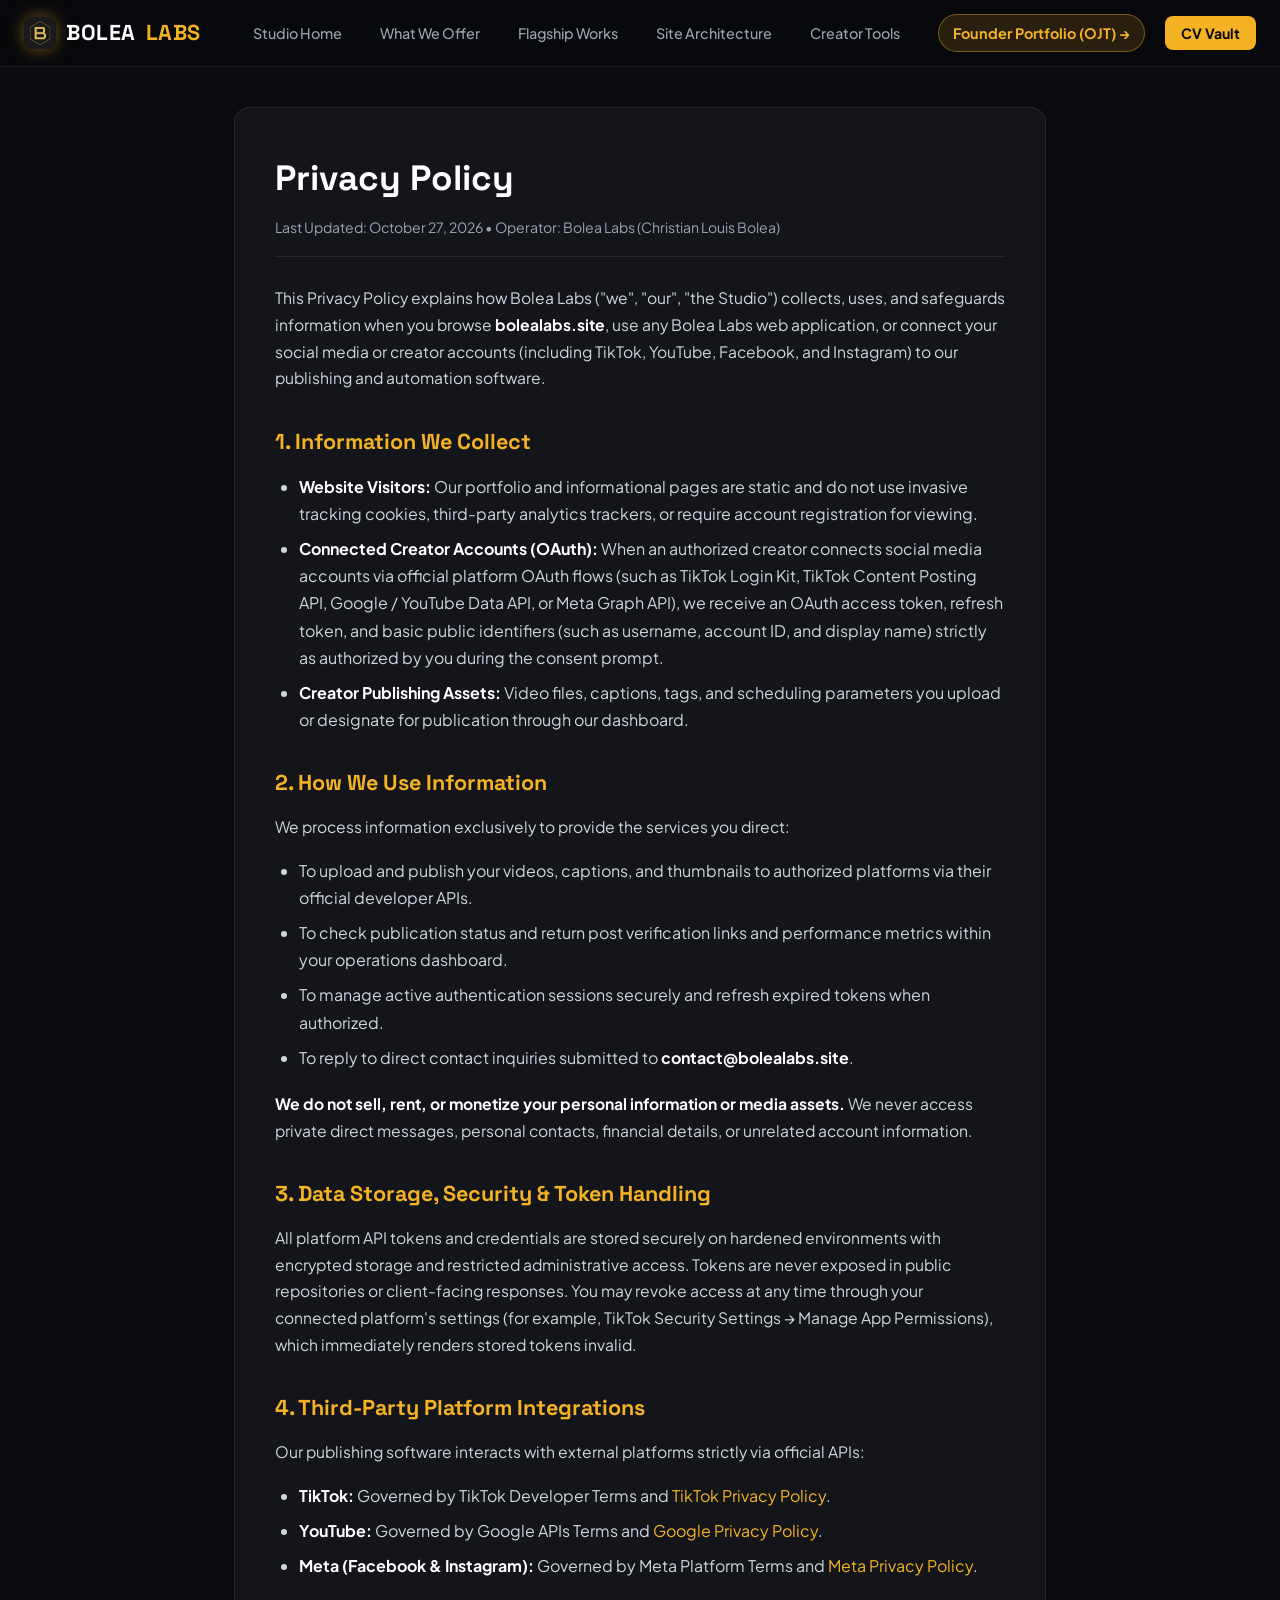
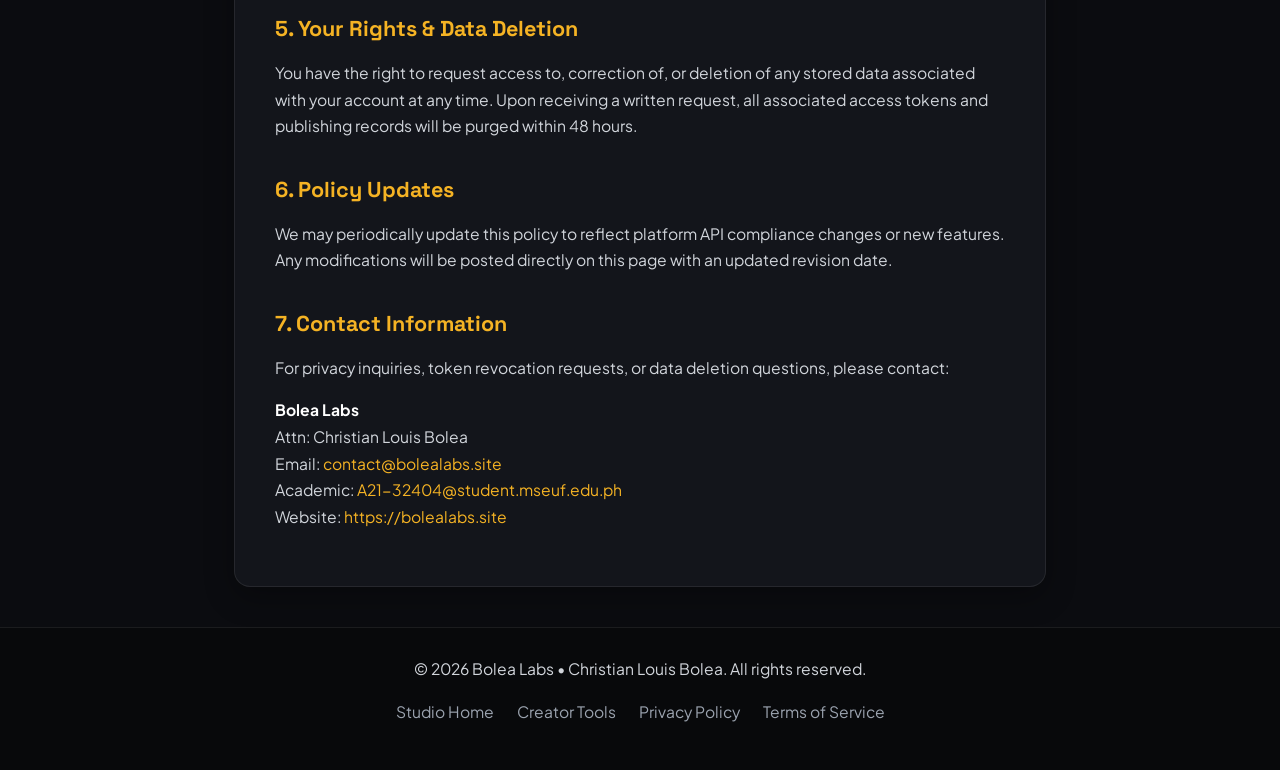
<file: privacy.html>
<!DOCTYPE html>
<html lang="en">
<head>
  <meta charset="UTF-8">
  <meta name="viewport" content="width=device-width, initial-scale=1.0">
  <title>Privacy Policy — Bolea Labs</title>
  <meta name="description" content="Privacy Policy for Bolea Labs, bolealabs.site, and associated publishing tools including A Day Back Then Automation.">
  <link rel="preconnect" href="https://fonts.googleapis.com">
  <link rel="preconnect" href="https://fonts.gstatic.com" crossorigin>
  <link href="https://fonts.googleapis.com/css2?family=Plus+Jakarta+Sans:wght@300;400;500;600;700;800&family=Space+Grotesk:wght@500;700&display=swap" rel="stylesheet">
  <style>
    :root {
      --bg: #0b0c10;
      --card-bg: rgba(22, 24, 30, 0.85);
      --border: rgba(255, 255, 255, 0.08);
      --text: #f0f2f5;
      --text-muted: #9ba3af;
      --accent-gold: #f5b324;
      --accent-gold-glow: rgba(245, 179, 36, 0.15);
      --font-body: 'Plus Jakarta Sans', -apple-system, BlinkMacSystemFont, 'Segoe UI', Roboto, sans-serif;
      --font-display: 'Space Grotesk', sans-serif;
    }
    * { box-sizing: border-box; margin: 0; padding: 0; }
    body {
      background-color: var(--bg);
      color: var(--text);
      font-family: var(--font-body);
      line-height: 1.7;
      min-height: 100vh;
      display: flex;
      flex-direction: column;
    }
    header {
      background: rgba(11, 12, 16, 0.85);
      backdrop-filter: blur(12px);
      border-bottom: 1px solid var(--border);
      position: sticky;
      top: 0;
      z-index: 100;
      padding: 16px 24px;
    }
    .header-inner {
      max-width: 900px;
      margin: 0 auto;
      display: flex;
      align-items: center;
      justify-content: space-between;
      flex-wrap: wrap;
      gap: 12px;
    }
    .brand {
      font-family: var(--font-display);
      font-size: 1.25rem;
      font-weight: 700;
      color: var(--text);
      text-decoration: none;
      letter-spacing: 0.5px;
    }
    .brand span { color: var(--accent-gold); }
    nav a {
      color: var(--text-muted);
      text-decoration: none;
      font-size: 0.9rem;
      font-weight: 500;
      margin-left: 18px;
      transition: color 0.2s;
    }
    nav a:hover, nav a.active { color: var(--accent-gold); }
    main {
      flex: 1;
      max-width: 860px;
      width: 100%;
      margin: 40px auto;
      padding: 0 24px;
    }
    .content-card {
      background: var(--card-bg);
      border: 1px solid var(--border);
      border-radius: 16px;
      padding: 40px;
      box-shadow: 0 10px 30px rgba(0,0,0,0.3);
    }
    h1 {
      font-family: var(--font-display);
      font-size: 2.2rem;
      color: #fff;
      margin-bottom: 8px;
    }
    .meta {
      color: var(--text-muted);
      font-size: 0.88rem;
      margin-bottom: 28px;
      border-bottom: 1px solid var(--border);
      padding-bottom: 16px;
    }
    h2 {
      font-family: var(--font-display);
      color: var(--accent-gold);
      font-size: 1.35rem;
      margin: 32px 0 12px;
    }
    p { margin-bottom: 16px; color: #d1d5db; font-size: 0.98rem; }
    ul { margin: 0 0 20px 24px; }
    li { margin-bottom: 8px; color: #d1d5db; }
    strong { color: #fff; }
    a { color: var(--accent-gold); text-decoration: none; }
    a:hover { text-decoration: underline; }
    footer {
      border-top: 1px solid var(--border);
      padding: 28px 24px;
      text-align: center;
      color: var(--text-muted);
      font-size: 0.88rem;
      background: #08090b;
    }
    footer a { color: var(--text-muted); margin: 0 10px; }
    footer a:hover { color: var(--accent-gold); }
    @media (max-width: 640px) {
      .content-card { padding: 24px 20px; }
      h1 { font-size: 1.8rem; }
    }
  
    /* === Unified site header + CV Vault modal (synced from homepage) === */
    :root { --gold: #f5b324; --font-heading: 'Space Grotesk', sans-serif; }
    header {
      position: sticky;
      top: 0;
      z-index: 1000;
      background: rgba(7, 8, 12, 0.82);
      backdrop-filter: blur(16px);
      -webkit-backdrop-filter: blur(16px);
      border-bottom: 1px solid var(--border);
      padding: 14px 24px;
    }
    .nav-container {
      max-width: 1240px;
      margin: 0 auto;
      display: flex;
      align-items: center;
      justify-content: space-between;
    }
    .logo {
      font-family: var(--font-heading);
      font-size: 1.35rem;
      font-weight: 700;
      color: #fff;
      text-decoration: none;
      letter-spacing: 0.5px;
      display: flex;
      align-items: center;
      gap: 10px;
    }
    .logo-mark {
      width: 32px;
      height: 32px;
      border-radius: 8px;
      object-fit: contain;
      box-shadow: 0 0 16px rgba(245, 179, 36, 0.45);
      display: inline-block;
      vertical-align: middle;
    }
    .logo span { color: var(--gold); }

    .nav-links {
      display: flex;
      align-items: center;
      gap: 20px;
    }
    .nav-links a {
      color: var(--text-muted);
      text-decoration: none;
      font-size: 0.9rem;
      font-weight: 500;
      transition: color 0.2s;
      position: relative;
    }
    .nav-links a:hover, .nav-links a.active {
      color: #fff;
    }
    .nav-links a.active::after {
      content: '';
      position: absolute;
      bottom: -6px;
      left: 0;
      right: 0;
      height: 2px;
      background: var(--gold);
      border-radius: 2px;
    }
    .nav-pill-portfolio {
      background: rgba(245, 179, 36, 0.14);
      border: 1px solid rgba(245, 179, 36, 0.4);
      color: var(--gold) !important;
      padding: 6px 14px;
      border-radius: 999px;
      font-weight: 700 !important;
      display: inline-flex;
      align-items: center;
      gap: 6px;
      transition: all 0.25s !important;
    }
    .nav-pill-portfolio:hover {
      background: var(--gold);
      color: #07080c !important;
      box-shadow: 0 0 20px rgba(245, 179, 36, 0.4);
      transform: translateY(-1px);
    }
    .btn-nav-resume {
      background: var(--gold);
      color: #07080c !important;
      font-weight: 700 !important;
      padding: 8px 16px;
      border-radius: 8px;
      cursor: pointer;
      border: none;
      font-size: 0.88rem;
      font-family: var(--font-body);
      transition: transform 0.2s, box-shadow 0.2s;
    }
    .btn-nav-resume:hover {
      transform: translateY(-2px);
      box-shadow: 0 6px 18px rgba(245, 179, 36, 0.35);
    }
    .mobile-menu-btn {
      display: none;
      background: transparent;
      border: 1px solid var(--border);
      color: var(--text);
      font-size: 1.25rem;
      padding: 6px 12px;
      border-radius: 8px;
      cursor: pointer;
    }

    .btn-gold {
      background: linear-gradient(135deg, var(--gold), #e5980b);
      color: #07080c;
      font-weight: 800;
      padding: 14px 26px;
      border-radius: 12px;
      text-decoration: none;
      display: inline-flex;
      align-items: center;
      gap: 10px;
      font-size: 0.96rem;
      border: none;
      cursor: pointer;
      box-shadow: 0 8px 25px rgba(245, 179, 36, 0.28);
      transition: all 0.25s cubic-bezier(0.16, 1, 0.3, 1);
    }
    .btn-gold:hover {
      transform: translateY(-3px) scale(1.01);
      box-shadow: 0 14px 32px rgba(245, 179, 36, 0.45);
    }
    .modal-overlay {
      position: fixed;
      inset: 0;
      background: rgba(0, 0, 0, 0.78);
      backdrop-filter: blur(10px);
      z-index: 2500;
      display: none;
      align-items: center;
      justify-content: center;
      padding: 20px;
    }
    .modal-overlay.active { display: flex; }
    .modal-box {
      background: #121520;
      border: 1px solid var(--border-gold);
      border-radius: 22px;
      max-width: 420px;
      width: 100%;
      padding: 32px 28px;
      text-align: center;
      position: relative;
      box-shadow: 0 25px 60px rgba(0,0,0,0.8);
    }
    .modal-close {
      position: absolute;
      top: 16px;
      right: 18px;
      background: transparent;
      border: none;
      color: var(--text-muted);
      font-size: 1.5rem;
      cursor: pointer;
    }
    .pin-input {
      width: 100%;
      max-width: 240px;
      padding: 12px 16px;
      font-size: 1.5rem;
      letter-spacing: 8px;
      text-align: center;
      background: rgba(0, 0, 0, 0.45);
      border: 2px solid var(--border);
      border-radius: 12px;
      color: #fff;
      margin: 14px 0 8px;
      outline: none;
    }
    .pin-input.error { border-color: #ef4444; }
    .pin-error-msg { color: #f87171; font-size: 0.84rem; display: none; margin-bottom: 8px; }
    .keypad-grid {
      display: grid;
      grid-template-columns: repeat(3, 1fr);
      gap: 8px;
      max-width: 240px;
      margin: 10px auto 16px;
    }
    .keypad-btn {
      background: rgba(255, 255, 255, 0.05);
      border: 1px solid var(--border);
      border-radius: 8px;
      color: #fff;
      padding: 10px;
      font-size: 1.1rem;
      font-weight: 600;
      cursor: pointer;
      transition: all 0.15s;
    }
    .keypad-btn:hover { background: rgba(245, 179, 36, 0.2); border-color: var(--gold); color: var(--gold); }
    .btn-quick-pin {
      background: rgba(245, 179, 36, 0.14);
      border: 1px solid rgba(245, 179, 36, 0.35);
      color: var(--gold);
      border-radius: 6px;
      padding: 5px 12px;
      font-size: 0.78rem;
      font-weight: 700;
      cursor: pointer;
      margin-top: 8px;
    }

    @media (max-width: 960px) {
      .nav-links { display: none; }
      .nav-links.open {
        display: flex;
        flex-direction: column;
        position: absolute;
        top: 100%;
        left: 0;
        right: 0;
        background: #0b0d14;
        padding: 22px;
        border-bottom: 1px solid var(--border);
      }
      .mobile-menu-btn { display: block; }
    }
  </style>
</head>
<body>
  <header>
    <div class="nav-container">
      <a href="/" class="logo">
        <img src="/logo-mark.webp" alt="Bolea Labs" class="logo-mark">
        BOLEA <span>LABS</span>
      </a>
      <button class="mobile-menu-btn" id="mobileMenuBtn" aria-label="Toggle Menu">
        <svg width="20" height="20" viewBox="0 0 24 24" fill="none" stroke="currentColor" stroke-width="2" stroke-linecap="round"><line x1="4" y1="6" x2="20" y2="6"/><line x1="4" y1="12" x2="20" y2="12"/><line x1="4" y1="18" x2="20" y2="18"/></svg>
      </button>
      <nav class="nav-links" id="navLinks">
        <a href="/">Studio Home</a>
        <a href="/#services">What We Offer</a>
        <a href="/#flagship">Flagship Works</a>
        <a href="/#site-tech">Site Architecture</a>
        <a href="/creator-tools.html">Creator Tools</a>
        <a href="/portfolio/" class="nav-pill-portfolio">Founder Portfolio (OJT) &rarr;</a>
        <button class="btn-nav-resume" onclick="openPinModal()">CV Vault</button>
      </nav>
    </div>
  </header>

  <main>
    <div class="content-card">
      <h1>Privacy Policy</h1>
      <p class="meta">Last Updated: October 27, 2026 &bull; Operator: Bolea Labs (Christian Louis Bolea)</p>

      <p>This Privacy Policy explains how Bolea Labs ("we", "our", "the Studio") collects, uses, and safeguards information when you browse <strong>bolealabs.site</strong>, use any Bolea Labs web application, or connect your social media or creator accounts (including TikTok, YouTube, Facebook, and Instagram) to our publishing and automation software.</p>

      <h2>1. Information We Collect</h2>
      <ul>
        <li><strong>Website Visitors:</strong> Our portfolio and informational pages are static and do not use invasive tracking cookies, third-party analytics trackers, or require account registration for viewing.</li>
        <li><strong>Connected Creator Accounts (OAuth):</strong> When an authorized creator connects social media accounts via official platform OAuth flows (such as TikTok Login Kit, TikTok Content Posting API, Google / YouTube Data API, or Meta Graph API), we receive an OAuth access token, refresh token, and basic public identifiers (such as username, account ID, and display name) strictly as authorized by you during the consent prompt.</li>
        <li><strong>Creator Publishing Assets:</strong> Video files, captions, tags, and scheduling parameters you upload or designate for publication through our dashboard.</li>
      </ul>

      <h2>2. How We Use Information</h2>
      <p>We process information exclusively to provide the services you direct:</p>
      <ul>
        <li>To upload and publish your videos, captions, and thumbnails to authorized platforms via their official developer APIs.</li>
        <li>To check publication status and return post verification links and performance metrics within your operations dashboard.</li>
        <li>To manage active authentication sessions securely and refresh expired tokens when authorized.</li>
        <li>To reply to direct contact inquiries submitted to <strong>contact@bolealabs.site</strong>.</li>
      </ul>
      <p><strong>We do not sell, rent, or monetize your personal information or media assets.</strong> We never access private direct messages, personal contacts, financial details, or unrelated account information.</p>

      <h2>3. Data Storage, Security &amp; Token Handling</h2>
      <p>All platform API tokens and credentials are stored securely on hardened environments with encrypted storage and restricted administrative access. Tokens are never exposed in public repositories or client-facing responses. You may revoke access at any time through your connected platform's settings (for example, TikTok Security Settings &rarr; Manage App Permissions), which immediately renders stored tokens invalid.</p>

      <h2>4. Third-Party Platform Integrations</h2>
      <p>Our publishing software interacts with external platforms strictly via official APIs:</p>
      <ul>
        <li><strong>TikTok:</strong> Governed by TikTok Developer Terms and <a href="https://www.tiktok.com/legal/page/row/privacy-policy/en" target="_blank" rel="noopener">TikTok Privacy Policy</a>.</li>
        <li><strong>YouTube:</strong> Governed by Google APIs Terms and <a href="https://policies.google.com/privacy" target="_blank" rel="noopener">Google Privacy Policy</a>.</li>
        <li><strong>Meta (Facebook &amp; Instagram):</strong> Governed by Meta Platform Terms and <a href="https://www.facebook.com/privacy/policy/" target="_blank" rel="noopener">Meta Privacy Policy</a>.</li>
      </ul>

      <h2>5. Your Rights &amp; Data Deletion</h2>
      <p>You have the right to request access to, correction of, or deletion of any stored data associated with your account at any time. Upon receiving a written request, all associated access tokens and publishing records will be purged within 48 hours.</p>

      <h2>6. Policy Updates</h2>
      <p>We may periodically update this policy to reflect platform API compliance changes or new features. Any modifications will be posted directly on this page with an updated revision date.</p>

      <h2>7. Contact Information</h2>
      <p>For privacy inquiries, token revocation requests, or data deletion questions, please contact:</p>
      <p><strong>Bolea Labs</strong><br>
      Attn: Christian Louis Bolea<br>
      Email: <a href="mailto:contact@bolealabs.site">contact@bolealabs.site</a><br>
      Academic: <a href="mailto:A21-32404@student.mseuf.edu.ph">A21-32404@student.mseuf.edu.ph</a><br>
      Website: <a href="https://bolealabs.site">https://bolealabs.site</a></p>
    </div>
  </main>

  <footer>
    <p>&copy; 2026 Bolea Labs &bull; Christian Louis Bolea. All rights reserved.</p>
    <p style="margin-top: 8px;">
      <a href="/">Studio Home</a>
      <a href="/creator-tools.html">Creator Tools</a>
      <a href="privacy.html">Privacy Policy</a>
      <a href="terms.html">Terms of Service</a>
    </p>
  </footer>
  <!-- PIN-Protected Resume Modal -->
  <div class="modal-overlay" id="pinModal" onclick="if(event.target.id==='pinModal') closePinModal()">
    <div class="modal-box">
      <button class="modal-close" onclick="closePinModal()" aria-label="Close modal">&times;</button>
      <h3 style="font-family:var(--font-heading); font-size:1.35rem; color:#fff;">CV Vault &bull; PIN Required</h3>
      <p style="color:var(--text-muted); font-size:0.9rem; margin-top:6px;">Enter the 4-digit access PIN to download Christian's PDF Resume.</p>
      <input type="password" id="pinInput" class="pin-input" maxlength="4" placeholder="••••" readonly>
      <div id="pinError" class="pin-error-msg">Incorrect PIN. Try again.</div>
      <div class="keypad-grid">
        <button class="keypad-btn" onclick="pressPinKey('1')">1</button>
        <button class="keypad-btn" onclick="pressPinKey('2')">2</button>
        <button class="keypad-btn" onclick="pressPinKey('3')">3</button>
        <button class="keypad-btn" onclick="pressPinKey('4')">4</button>
        <button class="keypad-btn" onclick="pressPinKey('5')">5</button>
        <button class="keypad-btn" onclick="pressPinKey('6')">6</button>
        <button class="keypad-btn" onclick="pressPinKey('7')">7</button>
        <button class="keypad-btn" onclick="pressPinKey('8')">8</button>
        <button class="keypad-btn" onclick="pressPinKey('9')">9</button>
        <button class="keypad-btn" onclick="clearPinInput()" style="color:#f87171;">C</button>
        <button class="keypad-btn" onclick="pressPinKey('0')">0</button>
        <button class="keypad-btn" onclick="backspacePinInput()">⌫</button>
      </div>
      <button class="btn-gold" style="width:100%; justify-content:center;" onclick="verifyAndDownload()">Unlock &amp; Download PDF</button>
      <div style="font-size:0.8rem; color:var(--text-muted); margin-top:12px;">
        Recruiter Access? <strong style="color:var(--gold);">PIN: 2026</strong><br>
        <button class="btn-quick-pin" onclick="autoFillPin()">Auto-Fill Recruiter PIN (2026)</button>
      </div>
    </div>
  </div>

  <script>
    // Unified header: mobile menu toggle
    const mobileMenuBtn = document.getElementById('mobileMenuBtn');
    const navLinks = document.getElementById('navLinks');
    if (mobileMenuBtn && navLinks) {
      mobileMenuBtn.addEventListener('click', () => navLinks.classList.toggle('open'));
      navLinks.querySelectorAll('a').forEach(a => a.addEventListener('click', () => navLinks.classList.remove('open')));
    }

    // 7. PIN-Protected CV Vault (SHA-256 of "2026")
    const PIN_HASH = "158a323a7ba44870f23d96f1516dd70aa48e9a72db4ebb026b0a89e212a208ab";
    function openPinModal() {
      const m = document.getElementById('pinModal');
      const inp = document.getElementById('pinInput');
      const err = document.getElementById('pinError');
      if (m && inp) {
        m.classList.add('active');
        inp.value = '';
        inp.classList.remove('error');
        if (err) err.style.display = 'none';
      }
    }
    function closePinModal() {
      const m = document.getElementById('pinModal');
      if (m) m.classList.remove('active');
    }
    function pressPinKey(num) {
      const inp = document.getElementById('pinInput');
      if (!inp || inp.value.length >= 4) return;
      inp.value += num;
      if (inp.value.length === 4) setTimeout(verifyAndDownload, 180);
    }
    function clearPinInput() { document.getElementById('pinInput').value = ''; }
    function backspacePinInput() {
      const inp = document.getElementById('pinInput');
      inp.value = inp.value.slice(0, -1);
    }
    function autoFillPin() {
      const inp = document.getElementById('pinInput');
      inp.value = '2026';
      setTimeout(verifyAndDownload, 200);
    }
    async function sha256(msg) {
      const buf = await crypto.subtle.digest('SHA-256', new TextEncoder().encode(msg));
      return Array.from(new Uint8Array(buf)).map(b => b.toString(16).padStart(2, '0')).join('');
    }
    async function verifyAndDownload() {
      const inp = document.getElementById('pinInput');
      const err = document.getElementById('pinError');
      const hash = await sha256(inp.value.trim());
      if (hash === PIN_HASH) {
        const a = document.createElement('a');
        a.href = '/resume.pdf';
        a.download = 'Christian_Louis_Bolea_Resume.pdf';
        document.body.appendChild(a);
        a.click();
        document.body.removeChild(a);
        if (err) {
          err.style.display = 'block';
          err.style.color = '#10b981';
          err.textContent = '✓ Verified! Downloading Resume...';
        }
        setTimeout(closePinModal, 1100);
      } else {
        inp.classList.add('error');
        if (err) {
          err.style.display = 'block';
          err.style.color = '#f87171';
          err.textContent = 'Incorrect PIN. Please try again.';
        }
      }
    }
  </script>
</body>
</html>
</file>
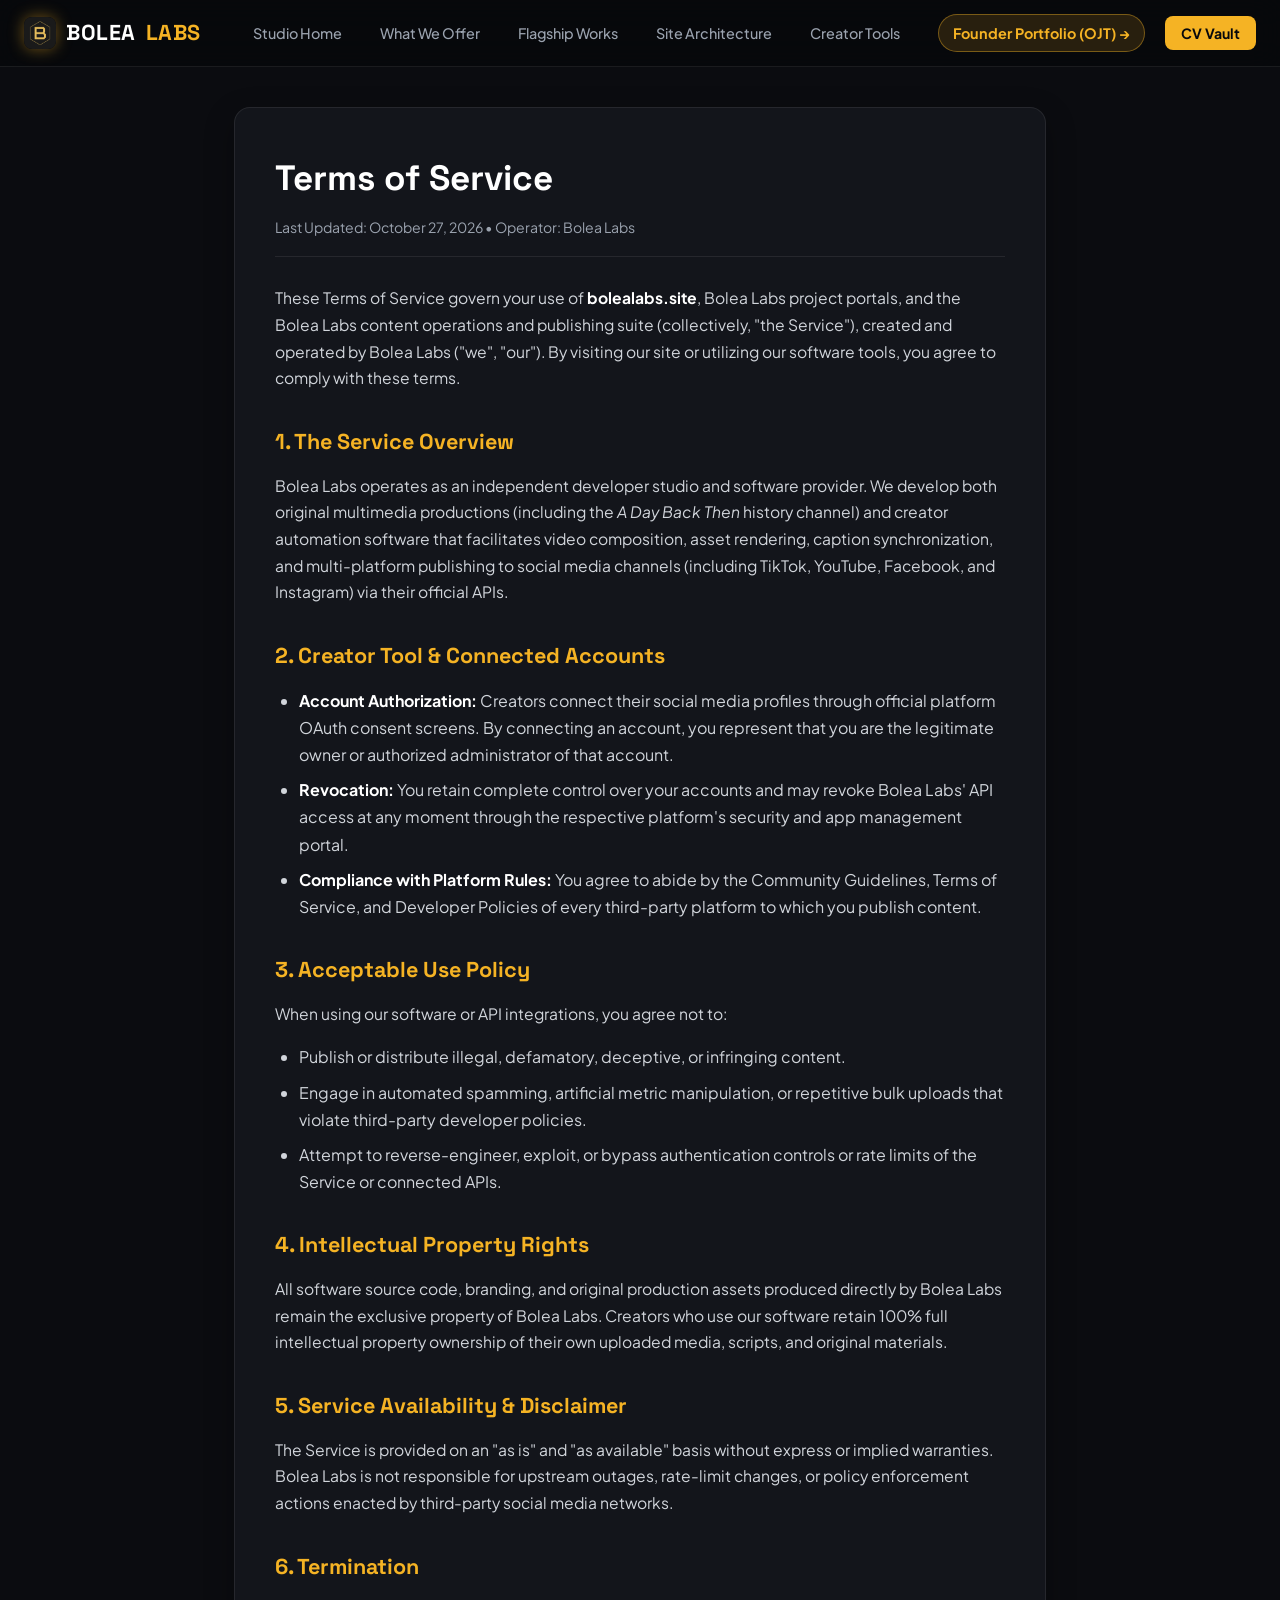
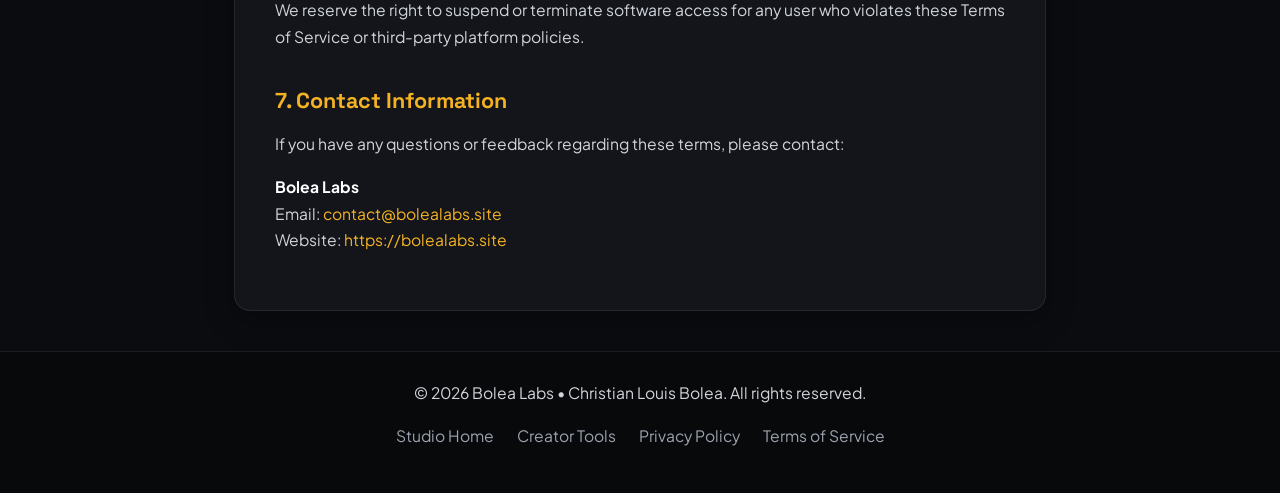
<file: terms.html>
<!DOCTYPE html>
<html lang="en">
<head>
  <meta charset="UTF-8">
  <meta name="viewport" content="width=device-width, initial-scale=1.0">
  <title>Terms of Service — Bolea Labs</title>
  <meta name="description" content="Terms of Service for Bolea Labs, bolealabs.site, and associated creator publishing software.">
  <link rel="preconnect" href="https://fonts.googleapis.com">
  <link rel="preconnect" href="https://fonts.gstatic.com" crossorigin>
  <link href="https://fonts.googleapis.com/css2?family=Plus+Jakarta+Sans:wght@300;400;500;600;700;800&family=Space+Grotesk:wght@500;700&display=swap" rel="stylesheet">
  <style>
    :root {
      --bg: #0b0c10;
      --card-bg: rgba(22, 24, 30, 0.85);
      --border: rgba(255, 255, 255, 0.08);
      --text: #f0f2f5;
      --text-muted: #9ba3af;
      --accent-gold: #f5b324;
      --font-body: 'Plus Jakarta Sans', -apple-system, BlinkMacSystemFont, 'Segoe UI', Roboto, sans-serif;
      --font-display: 'Space Grotesk', sans-serif;
    }
    * { box-sizing: border-box; margin: 0; padding: 0; }
    body {
      background-color: var(--bg);
      color: var(--text);
      font-family: var(--font-body);
      line-height: 1.7;
      min-height: 100vh;
      display: flex;
      flex-direction: column;
    }
    header {
      background: rgba(11, 12, 16, 0.85);
      backdrop-filter: blur(12px);
      border-bottom: 1px solid var(--border);
      position: sticky;
      top: 0;
      z-index: 100;
      padding: 16px 24px;
    }
    .header-inner {
      max-width: 900px;
      margin: 0 auto;
      display: flex;
      align-items: center;
      justify-content: space-between;
      flex-wrap: wrap;
      gap: 12px;
    }
    .brand {
      font-family: var(--font-display);
      font-size: 1.25rem;
      font-weight: 700;
      color: var(--text);
      text-decoration: none;
      letter-spacing: 0.5px;
    }
    .brand span { color: var(--accent-gold); }
    nav a {
      color: var(--text-muted);
      text-decoration: none;
      font-size: 0.9rem;
      font-weight: 500;
      margin-left: 18px;
      transition: color 0.2s;
    }
    nav a:hover, nav a.active { color: var(--accent-gold); }
    main {
      flex: 1;
      max-width: 860px;
      width: 100%;
      margin: 40px auto;
      padding: 0 24px;
    }
    .content-card {
      background: var(--card-bg);
      border: 1px solid var(--border);
      border-radius: 16px;
      padding: 40px;
      box-shadow: 0 10px 30px rgba(0,0,0,0.3);
    }
    h1 {
      font-family: var(--font-display);
      font-size: 2.2rem;
      color: #fff;
      margin-bottom: 8px;
    }
    .meta {
      color: var(--text-muted);
      font-size: 0.88rem;
      margin-bottom: 28px;
      border-bottom: 1px solid var(--border);
      padding-bottom: 16px;
    }
    h2 {
      font-family: var(--font-display);
      color: var(--accent-gold);
      font-size: 1.35rem;
      margin: 32px 0 12px;
    }
    p { margin-bottom: 16px; color: #d1d5db; font-size: 0.98rem; }
    ul { margin: 0 0 20px 24px; }
    li { margin-bottom: 8px; color: #d1d5db; }
    strong { color: #fff; }
    a { color: var(--accent-gold); text-decoration: none; }
    a:hover { text-decoration: underline; }
    footer {
      border-top: 1px solid var(--border);
      padding: 28px 24px;
      text-align: center;
      color: var(--text-muted);
      font-size: 0.88rem;
      background: #08090b;
    }
    footer a { color: var(--text-muted); margin: 0 10px; }
    footer a:hover { color: var(--accent-gold); }
    @media (max-width: 640px) {
      .content-card { padding: 24px 20px; }
      h1 { font-size: 1.8rem; }
    }
  
    /* === Unified site header + CV Vault modal (synced from homepage) === */
    :root { --gold: #f5b324; --font-heading: 'Space Grotesk', sans-serif; }
    header {
      position: sticky;
      top: 0;
      z-index: 1000;
      background: rgba(7, 8, 12, 0.82);
      backdrop-filter: blur(16px);
      -webkit-backdrop-filter: blur(16px);
      border-bottom: 1px solid var(--border);
      padding: 14px 24px;
    }
    .nav-container {
      max-width: 1240px;
      margin: 0 auto;
      display: flex;
      align-items: center;
      justify-content: space-between;
    }
    .logo {
      font-family: var(--font-heading);
      font-size: 1.35rem;
      font-weight: 700;
      color: #fff;
      text-decoration: none;
      letter-spacing: 0.5px;
      display: flex;
      align-items: center;
      gap: 10px;
    }
    .logo-mark {
      width: 32px;
      height: 32px;
      border-radius: 8px;
      object-fit: contain;
      box-shadow: 0 0 16px rgba(245, 179, 36, 0.45);
      display: inline-block;
      vertical-align: middle;
    }
    .logo span { color: var(--gold); }

    .nav-links {
      display: flex;
      align-items: center;
      gap: 20px;
    }
    .nav-links a {
      color: var(--text-muted);
      text-decoration: none;
      font-size: 0.9rem;
      font-weight: 500;
      transition: color 0.2s;
      position: relative;
    }
    .nav-links a:hover, .nav-links a.active {
      color: #fff;
    }
    .nav-links a.active::after {
      content: '';
      position: absolute;
      bottom: -6px;
      left: 0;
      right: 0;
      height: 2px;
      background: var(--gold);
      border-radius: 2px;
    }
    .nav-pill-portfolio {
      background: rgba(245, 179, 36, 0.14);
      border: 1px solid rgba(245, 179, 36, 0.4);
      color: var(--gold) !important;
      padding: 6px 14px;
      border-radius: 999px;
      font-weight: 700 !important;
      display: inline-flex;
      align-items: center;
      gap: 6px;
      transition: all 0.25s !important;
    }
    .nav-pill-portfolio:hover {
      background: var(--gold);
      color: #07080c !important;
      box-shadow: 0 0 20px rgba(245, 179, 36, 0.4);
      transform: translateY(-1px);
    }
    .btn-nav-resume {
      background: var(--gold);
      color: #07080c !important;
      font-weight: 700 !important;
      padding: 8px 16px;
      border-radius: 8px;
      cursor: pointer;
      border: none;
      font-size: 0.88rem;
      font-family: var(--font-body);
      transition: transform 0.2s, box-shadow 0.2s;
    }
    .btn-nav-resume:hover {
      transform: translateY(-2px);
      box-shadow: 0 6px 18px rgba(245, 179, 36, 0.35);
    }
    .mobile-menu-btn {
      display: none;
      background: transparent;
      border: 1px solid var(--border);
      color: var(--text);
      font-size: 1.25rem;
      padding: 6px 12px;
      border-radius: 8px;
      cursor: pointer;
    }

    .btn-gold {
      background: linear-gradient(135deg, var(--gold), #e5980b);
      color: #07080c;
      font-weight: 800;
      padding: 14px 26px;
      border-radius: 12px;
      text-decoration: none;
      display: inline-flex;
      align-items: center;
      gap: 10px;
      font-size: 0.96rem;
      border: none;
      cursor: pointer;
      box-shadow: 0 8px 25px rgba(245, 179, 36, 0.28);
      transition: all 0.25s cubic-bezier(0.16, 1, 0.3, 1);
    }
    .btn-gold:hover {
      transform: translateY(-3px) scale(1.01);
      box-shadow: 0 14px 32px rgba(245, 179, 36, 0.45);
    }
    .modal-overlay {
      position: fixed;
      inset: 0;
      background: rgba(0, 0, 0, 0.78);
      backdrop-filter: blur(10px);
      z-index: 2500;
      display: none;
      align-items: center;
      justify-content: center;
      padding: 20px;
    }
    .modal-overlay.active { display: flex; }
    .modal-box {
      background: #121520;
      border: 1px solid var(--border-gold);
      border-radius: 22px;
      max-width: 420px;
      width: 100%;
      padding: 32px 28px;
      text-align: center;
      position: relative;
      box-shadow: 0 25px 60px rgba(0,0,0,0.8);
    }
    .modal-close {
      position: absolute;
      top: 16px;
      right: 18px;
      background: transparent;
      border: none;
      color: var(--text-muted);
      font-size: 1.5rem;
      cursor: pointer;
    }
    .pin-input {
      width: 100%;
      max-width: 240px;
      padding: 12px 16px;
      font-size: 1.5rem;
      letter-spacing: 8px;
      text-align: center;
      background: rgba(0, 0, 0, 0.45);
      border: 2px solid var(--border);
      border-radius: 12px;
      color: #fff;
      margin: 14px 0 8px;
      outline: none;
    }
    .pin-input.error { border-color: #ef4444; }
    .pin-error-msg { color: #f87171; font-size: 0.84rem; display: none; margin-bottom: 8px; }
    .keypad-grid {
      display: grid;
      grid-template-columns: repeat(3, 1fr);
      gap: 8px;
      max-width: 240px;
      margin: 10px auto 16px;
    }
    .keypad-btn {
      background: rgba(255, 255, 255, 0.05);
      border: 1px solid var(--border);
      border-radius: 8px;
      color: #fff;
      padding: 10px;
      font-size: 1.1rem;
      font-weight: 600;
      cursor: pointer;
      transition: all 0.15s;
    }
    .keypad-btn:hover { background: rgba(245, 179, 36, 0.2); border-color: var(--gold); color: var(--gold); }
    .btn-quick-pin {
      background: rgba(245, 179, 36, 0.14);
      border: 1px solid rgba(245, 179, 36, 0.35);
      color: var(--gold);
      border-radius: 6px;
      padding: 5px 12px;
      font-size: 0.78rem;
      font-weight: 700;
      cursor: pointer;
      margin-top: 8px;
    }

    @media (max-width: 960px) {
      .nav-links { display: none; }
      .nav-links.open {
        display: flex;
        flex-direction: column;
        position: absolute;
        top: 100%;
        left: 0;
        right: 0;
        background: #0b0d14;
        padding: 22px;
        border-bottom: 1px solid var(--border);
      }
      .mobile-menu-btn { display: block; }
    }
  </style>
</head>
<body>
  <header>
    <div class="nav-container">
      <a href="/" class="logo">
        <img src="/logo-mark.webp" alt="Bolea Labs" class="logo-mark">
        BOLEA <span>LABS</span>
      </a>
      <button class="mobile-menu-btn" id="mobileMenuBtn" aria-label="Toggle Menu">
        <svg width="20" height="20" viewBox="0 0 24 24" fill="none" stroke="currentColor" stroke-width="2" stroke-linecap="round"><line x1="4" y1="6" x2="20" y2="6"/><line x1="4" y1="12" x2="20" y2="12"/><line x1="4" y1="18" x2="20" y2="18"/></svg>
      </button>
      <nav class="nav-links" id="navLinks">
        <a href="/">Studio Home</a>
        <a href="/#services">What We Offer</a>
        <a href="/#flagship">Flagship Works</a>
        <a href="/#site-tech">Site Architecture</a>
        <a href="/creator-tools.html">Creator Tools</a>
        <a href="/portfolio/" class="nav-pill-portfolio">Founder Portfolio (OJT) &rarr;</a>
        <button class="btn-nav-resume" onclick="openPinModal()">CV Vault</button>
      </nav>
    </div>
  </header>

  <main>
    <div class="content-card">
      <h1>Terms of Service</h1>
      <p class="meta">Last Updated: October 27, 2026 &bull; Operator: Bolea Labs</p>

      <p>These Terms of Service govern your use of <strong>bolealabs.site</strong>, Bolea Labs project portals, and the Bolea Labs content operations and publishing suite (collectively, "the Service"), created and operated by Bolea Labs ("we", "our"). By visiting our site or utilizing our software tools, you agree to comply with these terms.</p>

      <h2>1. The Service Overview</h2>
      <p>Bolea Labs operates as an independent developer studio and software provider. We develop both original multimedia productions (including the <em>A Day Back Then</em> history channel) and creator automation software that facilitates video composition, asset rendering, caption synchronization, and multi-platform publishing to social media channels (including TikTok, YouTube, Facebook, and Instagram) via their official APIs.</p>

      <h2>2. Creator Tool &amp; Connected Accounts</h2>
      <ul>
        <li><strong>Account Authorization:</strong> Creators connect their social media profiles through official platform OAuth consent screens. By connecting an account, you represent that you are the legitimate owner or authorized administrator of that account.</li>
        <li><strong>Revocation:</strong> You retain complete control over your accounts and may revoke Bolea Labs' API access at any moment through the respective platform's security and app management portal.</li>
        <li><strong>Compliance with Platform Rules:</strong> You agree to abide by the Community Guidelines, Terms of Service, and Developer Policies of every third-party platform to which you publish content.</li>
      </ul>

      <h2>3. Acceptable Use Policy</h2>
      <p>When using our software or API integrations, you agree not to:</p>
      <ul>
        <li>Publish or distribute illegal, defamatory, deceptive, or infringing content.</li>
        <li>Engage in automated spamming, artificial metric manipulation, or repetitive bulk uploads that violate third-party developer policies.</li>
        <li>Attempt to reverse-engineer, exploit, or bypass authentication controls or rate limits of the Service or connected APIs.</li>
      </ul>

      <h2>4. Intellectual Property Rights</h2>
      <p>All software source code, branding, and original production assets produced directly by Bolea Labs remain the exclusive property of Bolea Labs. Creators who use our software retain 100% full intellectual property ownership of their own uploaded media, scripts, and original materials.</p>

      <h2>5. Service Availability &amp; Disclaimer</h2>
      <p>The Service is provided on an "as is" and "as available" basis without express or implied warranties. Bolea Labs is not responsible for upstream outages, rate-limit changes, or policy enforcement actions enacted by third-party social media networks.</p>

      <h2>6. Termination</h2>
      <p>We reserve the right to suspend or terminate software access for any user who violates these Terms of Service or third-party platform policies.</p>

      <h2>7. Contact Information</h2>
      <p>If you have any questions or feedback regarding these terms, please contact:</p>
      <p><strong>Bolea Labs</strong><br>
      Email: <a href="mailto:contact@bolealabs.site">contact@bolealabs.site</a><br>
      Website: <a href="https://bolealabs.site">https://bolealabs.site</a></p>
    </div>
  </main>

  <footer>
    <p>&copy; 2026 Bolea Labs &bull; Christian Louis Bolea. All rights reserved.</p>
    <p style="margin-top: 8px;">
      <a href="/">Studio Home</a>
      <a href="/creator-tools.html">Creator Tools</a>
      <a href="privacy.html">Privacy Policy</a>
      <a href="terms.html">Terms of Service</a>
    </p>
  </footer>
  <!-- PIN-Protected Resume Modal -->
  <div class="modal-overlay" id="pinModal" onclick="if(event.target.id==='pinModal') closePinModal()">
    <div class="modal-box">
      <button class="modal-close" onclick="closePinModal()" aria-label="Close modal">&times;</button>
      <h3 style="font-family:var(--font-heading); font-size:1.35rem; color:#fff;">CV Vault &bull; PIN Required</h3>
      <p style="color:var(--text-muted); font-size:0.9rem; margin-top:6px;">Enter the 4-digit access PIN to download Christian's PDF Resume.</p>
      <input type="password" id="pinInput" class="pin-input" maxlength="4" placeholder="••••" readonly>
      <div id="pinError" class="pin-error-msg">Incorrect PIN. Try again.</div>
      <div class="keypad-grid">
        <button class="keypad-btn" onclick="pressPinKey('1')">1</button>
        <button class="keypad-btn" onclick="pressPinKey('2')">2</button>
        <button class="keypad-btn" onclick="pressPinKey('3')">3</button>
        <button class="keypad-btn" onclick="pressPinKey('4')">4</button>
        <button class="keypad-btn" onclick="pressPinKey('5')">5</button>
        <button class="keypad-btn" onclick="pressPinKey('6')">6</button>
        <button class="keypad-btn" onclick="pressPinKey('7')">7</button>
        <button class="keypad-btn" onclick="pressPinKey('8')">8</button>
        <button class="keypad-btn" onclick="pressPinKey('9')">9</button>
        <button class="keypad-btn" onclick="clearPinInput()" style="color:#f87171;">C</button>
        <button class="keypad-btn" onclick="pressPinKey('0')">0</button>
        <button class="keypad-btn" onclick="backspacePinInput()">⌫</button>
      </div>
      <button class="btn-gold" style="width:100%; justify-content:center;" onclick="verifyAndDownload()">Unlock &amp; Download PDF</button>
      <div style="font-size:0.8rem; color:var(--text-muted); margin-top:12px;">
        Recruiter Access? <strong style="color:var(--gold);">PIN: 2026</strong><br>
        <button class="btn-quick-pin" onclick="autoFillPin()">Auto-Fill Recruiter PIN (2026)</button>
      </div>
    </div>
  </div>

  <script>
    // Unified header: mobile menu toggle
    const mobileMenuBtn = document.getElementById('mobileMenuBtn');
    const navLinks = document.getElementById('navLinks');
    if (mobileMenuBtn && navLinks) {
      mobileMenuBtn.addEventListener('click', () => navLinks.classList.toggle('open'));
      navLinks.querySelectorAll('a').forEach(a => a.addEventListener('click', () => navLinks.classList.remove('open')));
    }

    // 7. PIN-Protected CV Vault (SHA-256 of "2026")
    const PIN_HASH = "158a323a7ba44870f23d96f1516dd70aa48e9a72db4ebb026b0a89e212a208ab";
    function openPinModal() {
      const m = document.getElementById('pinModal');
      const inp = document.getElementById('pinInput');
      const err = document.getElementById('pinError');
      if (m && inp) {
        m.classList.add('active');
        inp.value = '';
        inp.classList.remove('error');
        if (err) err.style.display = 'none';
      }
    }
    function closePinModal() {
      const m = document.getElementById('pinModal');
      if (m) m.classList.remove('active');
    }
    function pressPinKey(num) {
      const inp = document.getElementById('pinInput');
      if (!inp || inp.value.length >= 4) return;
      inp.value += num;
      if (inp.value.length === 4) setTimeout(verifyAndDownload, 180);
    }
    function clearPinInput() { document.getElementById('pinInput').value = ''; }
    function backspacePinInput() {
      const inp = document.getElementById('pinInput');
      inp.value = inp.value.slice(0, -1);
    }
    function autoFillPin() {
      const inp = document.getElementById('pinInput');
      inp.value = '2026';
      setTimeout(verifyAndDownload, 200);
    }
    async function sha256(msg) {
      const buf = await crypto.subtle.digest('SHA-256', new TextEncoder().encode(msg));
      return Array.from(new Uint8Array(buf)).map(b => b.toString(16).padStart(2, '0')).join('');
    }
    async function verifyAndDownload() {
      const inp = document.getElementById('pinInput');
      const err = document.getElementById('pinError');
      const hash = await sha256(inp.value.trim());
      if (hash === PIN_HASH) {
        const a = document.createElement('a');
        a.href = '/resume.pdf';
        a.download = 'Christian_Louis_Bolea_Resume.pdf';
        document.body.appendChild(a);
        a.click();
        document.body.removeChild(a);
        if (err) {
          err.style.display = 'block';
          err.style.color = '#10b981';
          err.textContent = '✓ Verified! Downloading Resume...';
        }
        setTimeout(closePinModal, 1100);
      } else {
        inp.classList.add('error');
        if (err) {
          err.style.display = 'block';
          err.style.color = '#f87171';
          err.textContent = 'Incorrect PIN. Please try again.';
        }
      }
    }
  </script>
</body>
</html>
</file>
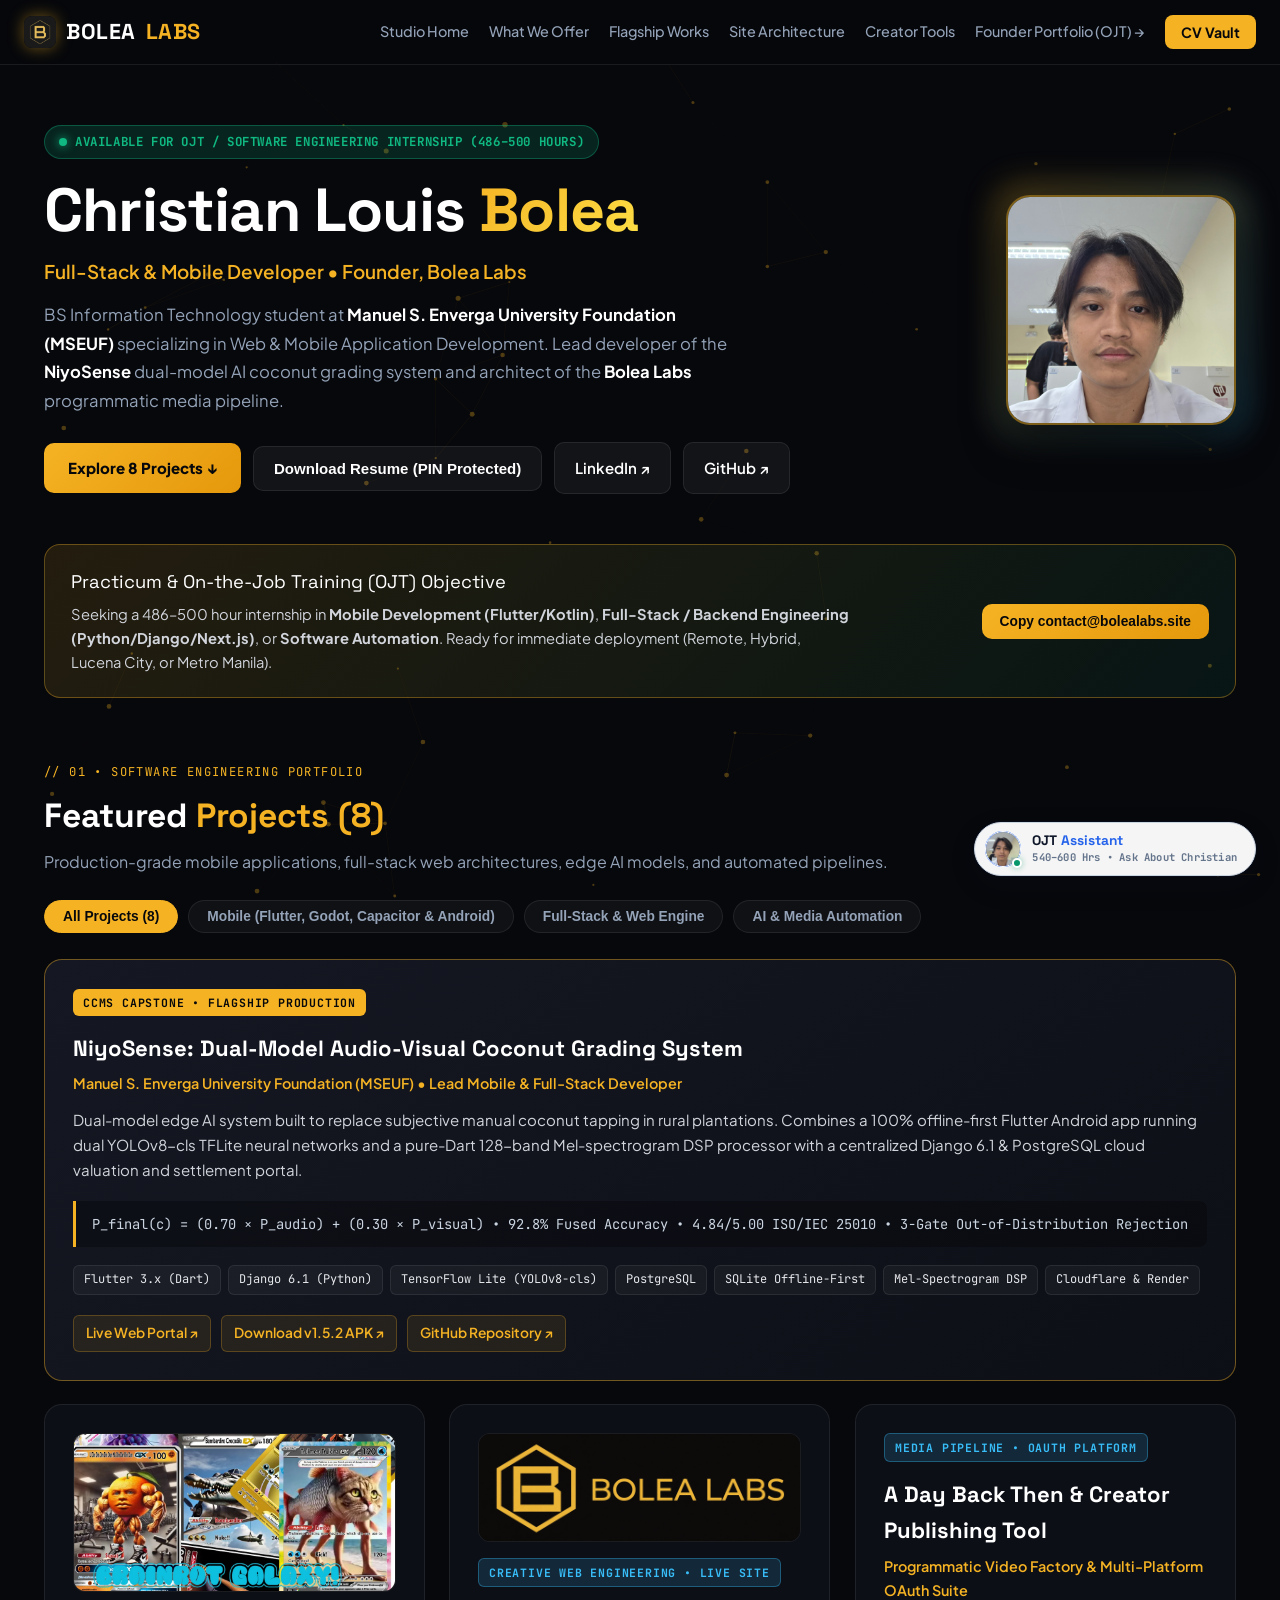
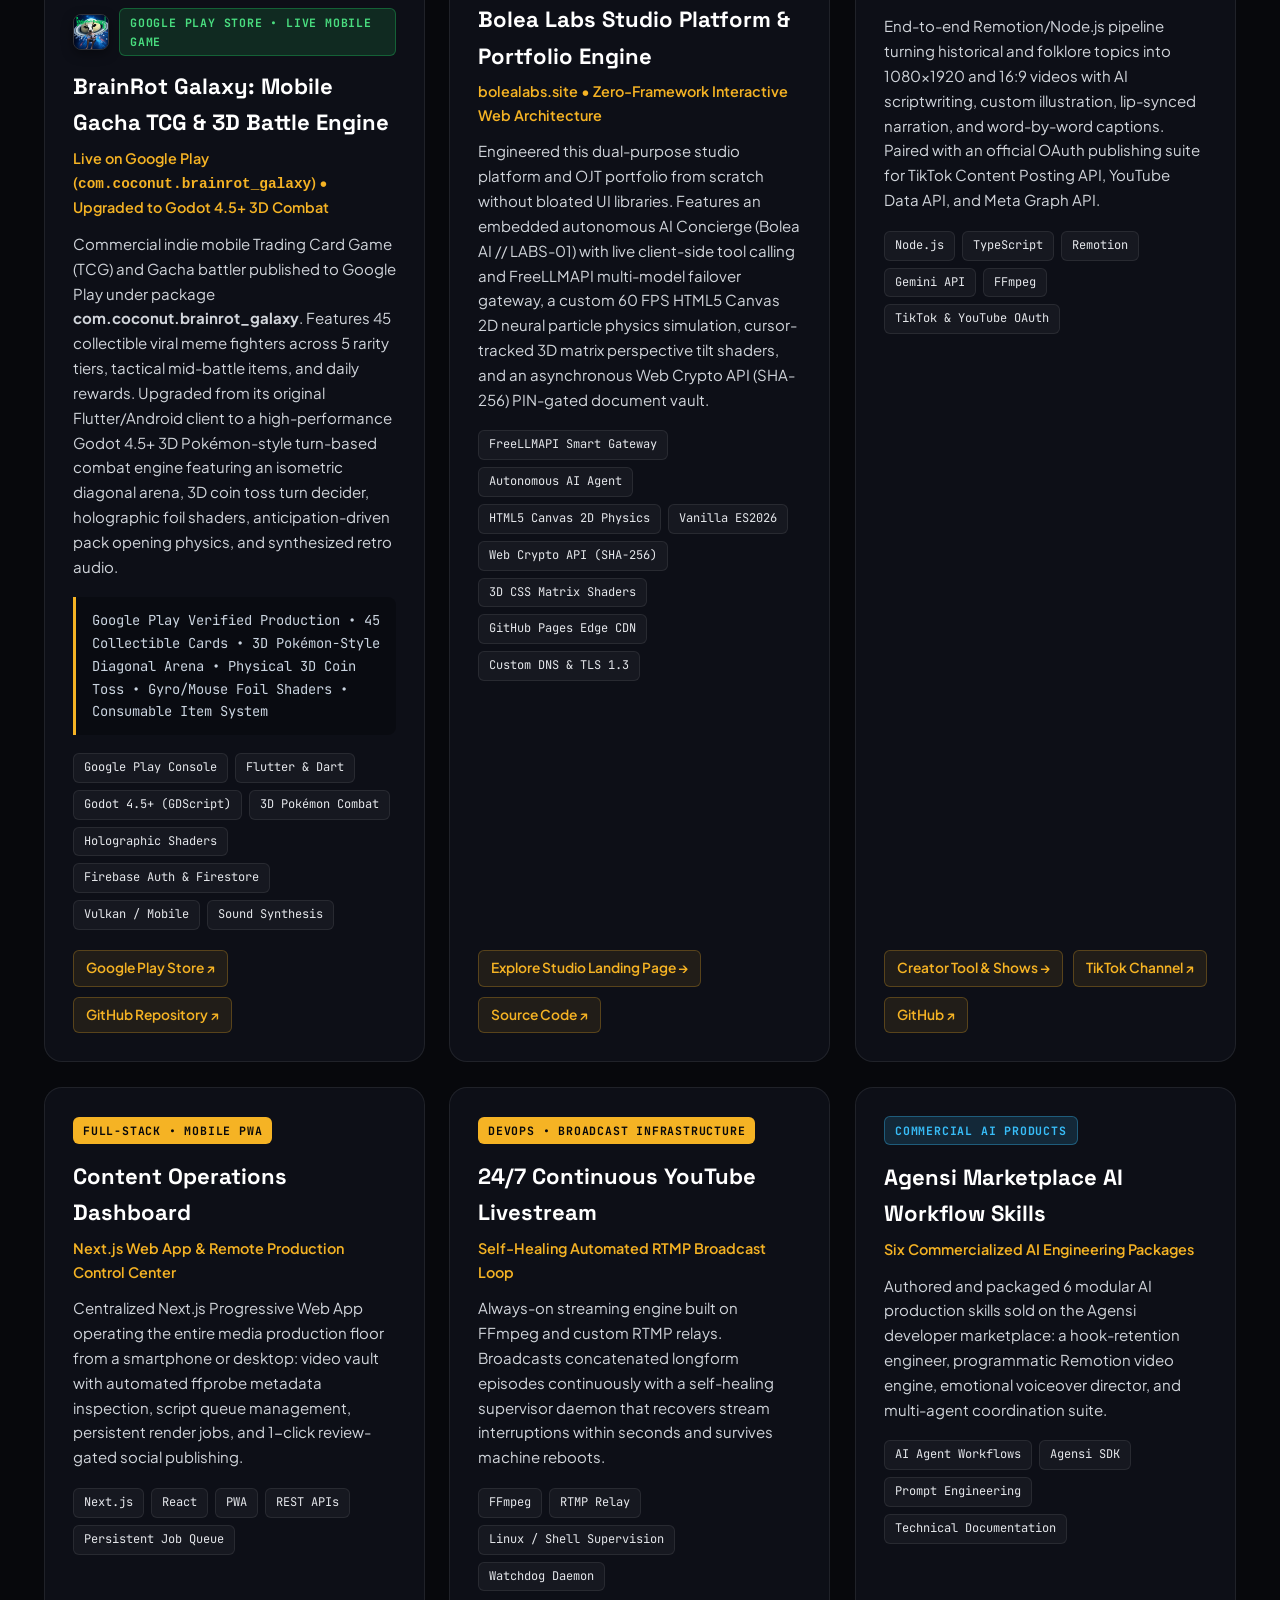
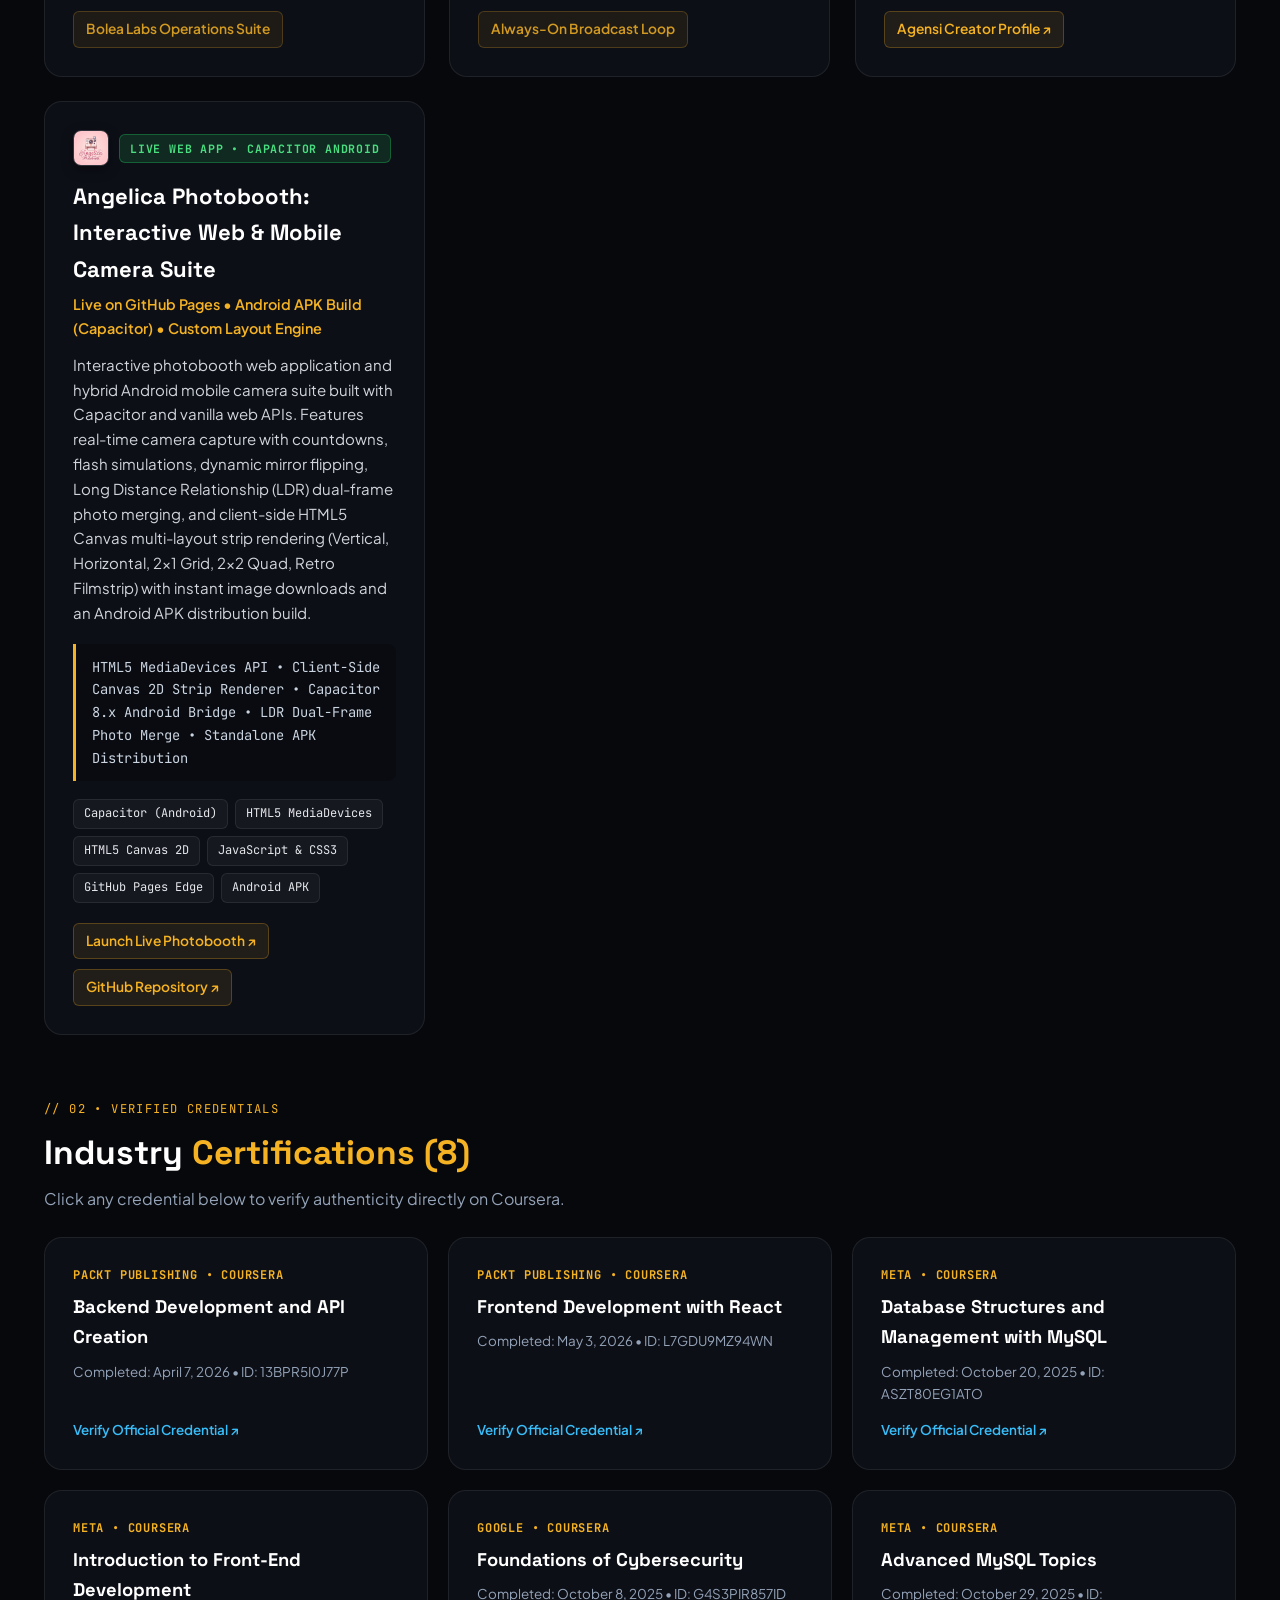
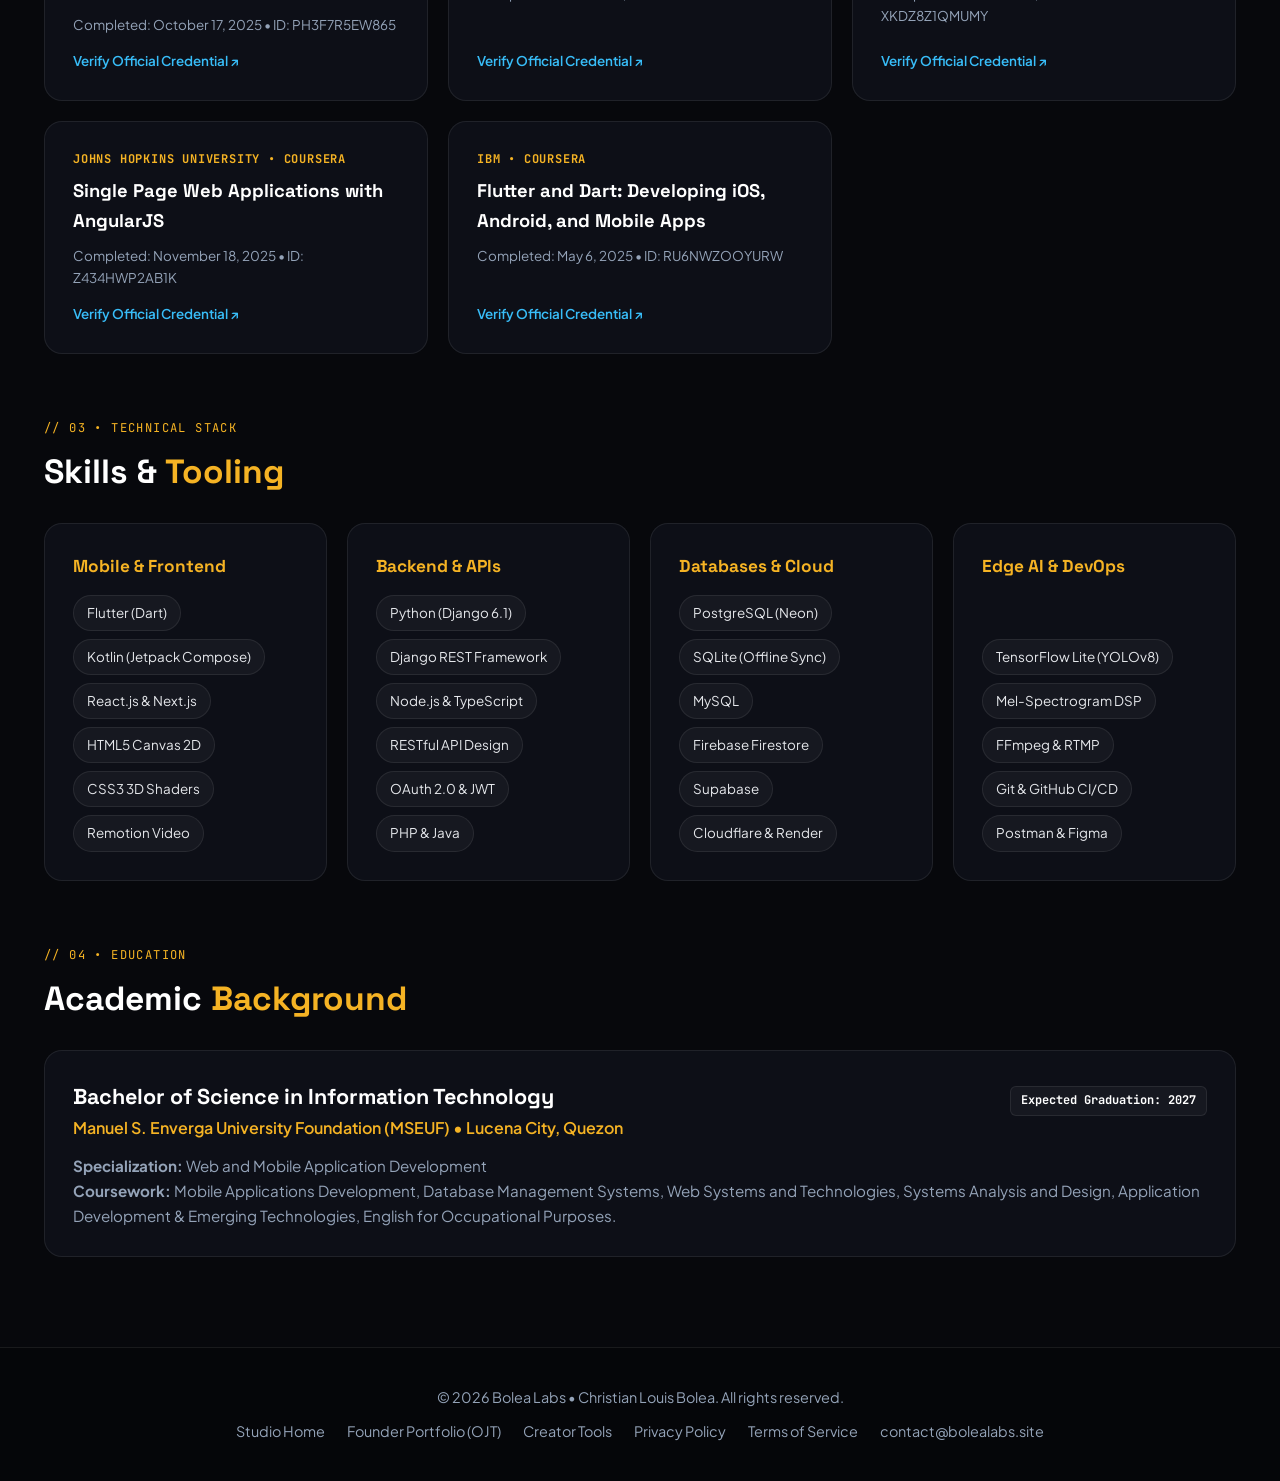
<file: archive/old-portfolio-index.html>
<!DOCTYPE html>
<html lang="en">
<head>
  <meta charset="UTF-8">
  <meta name="viewport" content="width=device-width, initial-scale=1.0">
  <title>Christian Louis Bolea — OJT Software Developer Portfolio | Bolea Labs</title>
  <meta name="description" content="Official OJT and Software Engineering Portfolio of Christian Louis Bolea — BSIT Student at MSEUF, Lead Developer of NiyoSense Edge AI, and Founder of Bolea Labs.">

  <!-- Clean URL Redirection (Removes index.html) -->
  <script>
    if (window.location.pathname.endsWith('/index.html')) {
      window.history.replaceState(null, '', window.location.pathname.replace(/index\.html$/, '') + window.location.search + window.location.hash);
    }
  </script>

  <!-- Modern Typography -->
  <link rel="preconnect" href="https://fonts.googleapis.com">
  <link rel="preconnect" href="https://fonts.gstatic.com" crossorigin>
  <link href="https://fonts.googleapis.com/css2?family=JetBrains+Mono:wght@400;500;600;700&family=Plus+Jakarta+Sans:wght@300;400;500;600;700;800&family=Space+Grotesk:wght@500;600;700&display=swap" rel="stylesheet">
  <link rel="stylesheet" href="/agent.css">

  <style>
    :root {
      --bg: #07080c;
      --bg-card: rgba(16, 19, 28, 0.76);
      --bg-card-hover: rgba(22, 26, 38, 0.95);
      --border: rgba(255, 255, 255, 0.08);
      --border-focus: rgba(245, 179, 36, 0.48);
      --gold: #f5b324;
      --gold-light: #fde047;
      --gold-glow: rgba(245, 179, 36, 0.16);
      --emerald: #10b981;
      --emerald-glow: rgba(16, 185, 129, 0.16);
      --cyan: #38bdf8;
      --cyan-glow: rgba(56, 189, 248, 0.15);
      --text: #f3f4f6;
      --text-muted: #94a3b8;
      --font-body: 'Plus Jakarta Sans', -apple-system, BlinkMacSystemFont, sans-serif;
      --font-heading: 'Space Grotesk', sans-serif;
      --font-mono: 'JetBrains Mono', monospace;
    }

    * { box-sizing: border-box; margin: 0; padding: 0; }
    html { scroll-behavior: smooth; }
    body {
      background-color: var(--bg);
      color: var(--text);
      font-family: var(--font-body);
      line-height: 1.65;
      overflow-x: hidden;
      -webkit-font-smoothing: antialiased;
    }

    /* Scroll Progress Bar */
    #scrollProgress {
      position: fixed;
      top: 0;
      left: 0;
      height: 3px;
      background: linear-gradient(90deg, var(--gold), var(--cyan), var(--emerald));
      width: 0%;
      z-index: 3000;
      box-shadow: 0 0 12px var(--gold);
    }

    /* Interactive Neural Canvas Background */
    #neuralCanvas {
      position: fixed;
      top: 0;
      left: 0;
      width: 100vw;
      height: 100vh;
      pointer-events: none;
      z-index: 0;
      opacity: 0.6;
    }

    /* Header & Navigation */
    header {
      position: sticky;
      top: 0;
      z-index: 1000;
      background: rgba(7, 8, 12, 0.84);
      backdrop-filter: blur(16px);
      -webkit-backdrop-filter: blur(16px);
      border-bottom: 1px solid var(--border);
      padding: 14px 24px;
    }
    .nav-container {
      max-width: 1240px;
      margin: 0 auto;
      display: flex;
      align-items: center;
      justify-content: space-between;
    }
    .logo {
      font-family: var(--font-heading);
      font-size: 1.35rem;
      font-weight: 700;
      color: #fff;
      text-decoration: none;
      letter-spacing: 0.5px;
      display: flex;
      align-items: center;
      gap: 10px;
    }
    .logo-mark {
      width: 32px;
      height: 32px;
      border-radius: 8px;
      object-fit: contain;
      box-shadow: 0 0 16px rgba(245, 179, 36, 0.45);
      display: inline-block;
      vertical-align: middle;
    }
    .logo span { color: var(--gold); }
    .nav-links {
      display: flex;
      align-items: center;
      gap: 20px;
    }
    .nav-links a {
      color: var(--text-muted);
      text-decoration: none;
      font-size: 0.9rem;
      font-weight: 500;
      transition: color 0.2s;
    }
    .nav-links a:hover, .nav-links a.active { color: var(--gold); }
    .btn-nav-resume {
      background: var(--gold);
      color: #07080c !important;
      font-weight: 700 !important;
      padding: 8px 16px;
      border-radius: 8px;
      cursor: pointer;
      border: none;
      font-size: 0.88rem;
      font-family: var(--font-body);
      transition: transform 0.2s, box-shadow 0.2s;
    }
    .btn-nav-resume:hover {
      transform: translateY(-2px);
      box-shadow: 0 6px 18px rgba(245, 179, 36, 0.35);
    }
    .mobile-menu-btn {
      display: none;
      background: transparent;
      border: 1px solid var(--border);
      color: var(--text);
      font-size: 1.25rem;
      padding: 6px 12px;
      border-radius: 8px;
      cursor: pointer;
    }

    main {
      position: relative;
      z-index: 1;
      max-width: 1240px;
      margin: 0 auto;
      padding: 0 24px 90px;
    }

    /* Portfolio Hero */
    .hero {
      padding: 60px 0 40px;
      display: grid;
      grid-template-columns: 1fr auto;
      gap: 44px;
      align-items: center;
    }
    .badge-status {
      display: inline-flex;
      align-items: center;
      gap: 8px;
      background: var(--emerald-glow);
      border: 1px solid rgba(16, 185, 129, 0.35);
      color: var(--emerald);
      padding: 6px 14px;
      border-radius: 9999px;
      font-family: var(--font-mono);
      font-size: 0.78rem;
      font-weight: 700;
      text-transform: uppercase;
      letter-spacing: 0.6px;
      margin-bottom: 18px;
    }
    .status-pulse {
      width: 8px;
      height: 8px;
      background: var(--emerald);
      border-radius: 50%;
      box-shadow: 0 0 10px var(--emerald);
      animation: pulse 2s infinite;
    }
    @keyframes pulse {
      0%, 100% { opacity: 1; transform: scale(1); }
      50% { opacity: 0.45; transform: scale(1.25); }
    }
    h1.hero-title {
      font-family: var(--font-heading);
      font-size: clamp(2.4rem, 5vw, 3.8rem);
      font-weight: 700;
      line-height: 1.1;
      color: #fff;
      margin-bottom: 12px;
      letter-spacing: -0.8px;
    }
    h1.hero-title span {
      background: linear-gradient(135deg, var(--gold) 0%, var(--gold-light) 100%);
      -webkit-background-clip: text;
      -webkit-text-fill-color: transparent;
    }
    .hero-subtitle {
      font-size: 1.18rem;
      font-weight: 600;
      color: var(--gold);
      margin-bottom: 14px;
    }
    .hero-desc {
      color: var(--text-muted);
      font-size: 1.04rem;
      line-height: 1.72;
      margin-bottom: 26px;
      max-width: 700px;
    }
    .hero-desc strong { color: #fff; }
    .hero-actions {
      display: flex;
      flex-wrap: wrap;
      gap: 12px;
      align-items: center;
    }
    .btn-primary {
      background: linear-gradient(135deg, var(--gold), #e5980b);
      color: #07080c;
      font-weight: 800;
      padding: 13px 24px;
      border-radius: 10px;
      text-decoration: none;
      display: inline-flex;
      align-items: center;
      gap: 8px;
      cursor: pointer;
      border: none;
      font-size: 0.94rem;
      transition: all 0.25s;
    }
    .btn-primary:hover {
      transform: translateY(-2px);
      box-shadow: 0 8px 22px rgba(245, 179, 36, 0.4);
    }
    .btn-secondary {
      background: rgba(255, 255, 255, 0.05);
      border: 1px solid var(--border);
      color: #fff;
      font-weight: 600;
      padding: 13px 20px;
      border-radius: 10px;
      text-decoration: none;
      display: inline-flex;
      align-items: center;
      gap: 8px;
      font-size: 0.94rem;
      cursor: pointer;
      transition: all 0.2s;
    }
    .btn-secondary:hover {
      background: rgba(255, 255, 255, 0.1);
      border-color: var(--gold);
      color: var(--gold);
      transform: translateY(-2px);
    }

    /* Avatar */
    .hero-avatar-wrapper {
      position: relative;
      display: flex;
      justify-content: center;
    }
    .avatar-glow {
      position: absolute;
      inset: -12px;
      border-radius: 28px;
      background: linear-gradient(135deg, var(--gold), var(--cyan));
      opacity: 0.28;
      filter: blur(16px);
      z-index: 1;
    }
    .avatar-frame {
      position: relative;
      z-index: 2;
      width: 230px;
      height: 230px;
      border-radius: 24px;
      border: 2px solid var(--border-focus);
      overflow: hidden;
      box-shadow: 0 18px 40px rgba(0, 0, 0, 0.65);
      background: #111;
    }
    .avatar-frame img {
      width: 100%;
      height: 100%;
      object-fit: cover;
      object-position: center top;
    }

    /* OJT Objective Banner */
    .ojt-banner {
      background: linear-gradient(135deg, rgba(245, 179, 36, 0.12), rgba(16, 185, 129, 0.08));
      border: 1px solid rgba(245, 179, 36, 0.35);
      border-radius: 16px;
      padding: 22px 26px;
      margin: 10px 0 46px;
      display: flex;
      justify-content: space-between;
      align-items: center;
      flex-wrap: wrap;
      gap: 16px;
    }
    .ojt-banner-title {
      font-family: var(--font-heading);
      font-size: 1.15rem;
      color: #fff;
      display: flex;
      align-items: center;
      gap: 8px;
    }
    .ojt-banner-text {
      font-size: 0.92rem;
      color: #d1d5db;
      margin-top: 4px;
      max-width: 780px;
    }

    /* Section Headers */
    .section-header {
      margin: 64px 0 24px;
    }
    .section-eyebrow {
      font-family: var(--font-mono);
      font-size: 0.76rem;
      text-transform: uppercase;
      letter-spacing: 1.4px;
      color: var(--gold);
      margin-bottom: 6px;
      display: block;
    }
    .section-title {
      font-family: var(--font-heading);
      font-size: 2.1rem;
      color: #fff;
    }
    .section-title span { color: var(--gold); }
    .section-subtitle {
      color: var(--text-muted);
      font-size: 1rem;
      margin-top: 6px;
    }

    /* Filter Bar */
    .filter-bar {
      display: flex;
      flex-wrap: wrap;
      gap: 10px;
      margin-bottom: 26px;
    }
    .filter-btn {
      background: rgba(255, 255, 255, 0.04);
      border: 1px solid var(--border);
      color: var(--text-muted);
      padding: 8px 18px;
      border-radius: 30px;
      font-size: 0.86rem;
      font-weight: 600;
      cursor: pointer;
      transition: all 0.2s;
    }
    .filter-btn:hover { background: rgba(255, 255, 255, 0.08); color: #fff; }
    .filter-btn.active {
      background: var(--gold);
      color: #07080c;
      border-color: var(--gold);
      font-weight: 700;
    }

    /* 3D Tilt Spotlight Cards for Projects & Certifications */
    .projects-grid {
      display: grid;
      grid-template-columns: repeat(auto-fit, minmax(360px, 1fr));
      gap: 24px;
    }
    .project-card {
      background: var(--bg-card);
      border: 1px solid var(--border);
      border-radius: 18px;
      padding: 28px;
      display: flex;
      flex-direction: column;
      justify-content: space-between;
      position: relative;
      overflow: hidden;
      transform-style: preserve-3d;
      will-change: transform;
      transition: transform 0.18s ease-out, border-color 0.25s;
    }
    .project-card::before {
      content: '';
      position: absolute;
      inset: 0;
      background: radial-gradient(
        560px circle at var(--mouse-x, 50%) var(--mouse-y, 50%),
        rgba(245, 179, 36, 0.13),
        transparent 45%
      );
      opacity: 0;
      transition: opacity 0.3s;
      pointer-events: none;
      z-index: 0;
    }
    .project-card:hover::before { opacity: 1; }
    .project-card:hover {
      border-color: rgba(245, 179, 36, 0.42);
      box-shadow: 0 20px 45px rgba(0, 0, 0, 0.5);
    }
    .project-card > * { position: relative; z-index: 1; }
    .project-card.featured {
      grid-column: 1 / -1;
      background: linear-gradient(145deg, rgba(22, 25, 36, 0.95), rgba(14, 16, 24, 0.95));
      border: 1px solid rgba(245, 179, 36, 0.42);
    }
    .project-card.hidden { display: none !important; }

    .project-tag {
      display: inline-block;
      font-family: var(--font-mono);
      font-size: 0.72rem;
      font-weight: 700;
      text-transform: uppercase;
      letter-spacing: 0.8px;
      padding: 4px 10px;
      border-radius: 6px;
      background: var(--gold);
      color: #07080c;
      margin-bottom: 14px;
    }
    .project-tag.cyan {
      background: rgba(56, 189, 248, 0.15);
      color: var(--cyan);
      border: 1px solid rgba(56, 189, 248, 0.35);
    }
    .project-tag.green {
      background: rgba(34, 197, 94, 0.15);
      color: #4ade80;
      border: 1px solid rgba(34, 197, 94, 0.35);
    }
    .project-banner-preview {
      margin-bottom: 16px;
      border-radius: 12px;
      overflow: hidden;
      border: 1px solid rgba(255, 255, 255, 0.08);
      max-height: 180px;
      background: rgba(0, 0, 0, 0.4);
    }
    .project-banner-preview img {
      width: 100%;
      height: 100%;
      object-fit: cover;
      display: block;
      transition: transform 0.4s ease;
    }
    .project-card:hover .project-banner-preview img {
      transform: scale(1.03);
    }
    .project-title {
      font-family: var(--font-heading);
      font-size: 1.38rem;
      color: #fff;
      margin-bottom: 6px;
    }
    .project-subtitle {
      font-size: 0.9rem;
      color: var(--gold);
      font-weight: 600;
      margin-bottom: 12px;
    }
    .project-desc {
      color: #d1d5db;
      font-size: 0.94rem;
      line-height: 1.65;
      margin-bottom: 18px;
    }
    .architecture-box {
      background: rgba(0, 0, 0, 0.3);
      border-left: 3px solid var(--gold);
      padding: 12px 16px;
      border-radius: 0 8px 8px 0;
      margin-bottom: 18px;
      font-size: 0.86rem;
      color: #cbd5e1;
      font-family: var(--font-mono);
    }
    .tech-stack {
      display: flex;
      flex-wrap: wrap;
      gap: 7px;
      margin-bottom: 20px;
    }
    .tech-pill {
      font-family: var(--font-mono);
      background: rgba(255, 255, 255, 0.04);
      border: 1px solid var(--border);
      border-radius: 6px;
      padding: 4px 10px;
      font-size: 0.75rem;
      color: #e5e7eb;
    }
    .project-links {
      display: flex;
      flex-wrap: wrap;
      gap: 10px;
      margin-top: auto;
    }
    .btn-link {
      color: var(--gold);
      text-decoration: none;
      font-size: 0.86rem;
      font-weight: 600;
      padding: 6px 12px;
      background: rgba(245, 179, 36, 0.09);
      border-radius: 6px;
      border: 1px solid rgba(245, 179, 36, 0.25);
      transition: all 0.2s;
    }
    .btn-link:hover {
      background: var(--gold);
      color: #07080c;
    }

    /* Certifications Grid */
    .certs-grid {
      display: grid;
      grid-template-columns: repeat(auto-fit, minmax(320px, 1fr));
      gap: 20px;
    }
    .cert-issuer {
      font-family: var(--font-mono);
      font-size: 0.75rem;
      text-transform: uppercase;
      letter-spacing: 0.8px;
      color: var(--gold);
      font-weight: 700;
      margin-bottom: 6px;
    }
    .cert-name {
      font-family: var(--font-heading);
      font-size: 1.15rem;
      color: #fff;
      margin-bottom: 8px;
    }
    .cert-date {
      font-size: 0.84rem;
      color: var(--text-muted);
      margin-bottom: 14px;
    }
    .cert-verify {
      color: var(--cyan);
      text-decoration: none;
      font-size: 0.84rem;
      font-weight: 600;
      margin-top: auto;
    }
    .cert-verify:hover { text-decoration: underline; }

    /* Skills Grid */
    .skills-section {
      display: grid;
      grid-template-columns: repeat(auto-fit, minmax(260px, 1fr));
      gap: 20px;
    }
    .skill-cat-title {
      font-family: var(--font-heading);
      font-size: 1.08rem;
      color: var(--gold);
      margin-bottom: 14px;
    }
    .skill-chips {
      display: flex;
      flex-wrap: wrap;
      gap: 8px;
    }
    .skill-chip {
      background: rgba(255, 255, 255, 0.04);
      border: 1px solid var(--border);
      border-radius: 20px;
      padding: 6px 13px;
      font-size: 0.84rem;
      color: #e5e7eb;
    }

    .reveal {
      opacity: 0;
      transform: translateY(24px);
      transition: opacity 0.65s ease, transform 0.65s ease;
    }
    .reveal.visible {
      opacity: 1;
      transform: translateY(0);
    }

    /* Toast */
    #copyToast {
      position: fixed;
      bottom: 24px;
      right: 24px;
      background: var(--emerald);
      color: #07080c;
      font-weight: 700;
      padding: 12px 20px;
      border-radius: 10px;
      z-index: 3000;
      opacity: 0;
      transform: translateY(20px);
      transition: all 0.3s ease;
      pointer-events: none;
    }
    #copyToast.show { opacity: 1; transform: translateY(0); }

    footer {
      border-top: 1px solid var(--border);
      padding: 38px 24px;
      text-align: center;
      color: var(--text-muted);
      font-size: 0.9rem;
      background: #050609;
      position: relative;
      z-index: 10;
    }
    footer a { color: var(--text-muted); margin: 0 10px; text-decoration: none; }
    footer a:hover { color: var(--gold); }

    /* PIN Modal */
    .modal-overlay {
      position: fixed;
      inset: 0;
      background: rgba(0, 0, 0, 0.78);
      backdrop-filter: blur(10px);
      z-index: 2500;
      display: none;
      align-items: center;
      justify-content: center;
      padding: 20px;
    }
    .modal-overlay.active { display: flex; }
    .modal-box {
      background: #121520;
      border: 1px solid var(--border-focus);
      border-radius: 22px;
      max-width: 420px;
      width: 100%;
      padding: 32px 28px;
      text-align: center;
      position: relative;
      box-shadow: 0 25px 60px rgba(0,0,0,0.8);
    }
    .modal-close {
      position: absolute;
      top: 16px;
      right: 18px;
      background: transparent;
      border: none;
      color: var(--text-muted);
      font-size: 1.5rem;
      cursor: pointer;
    }
    .pin-input {
      width: 100%;
      max-width: 240px;
      padding: 12px 16px;
      font-size: 1.5rem;
      letter-spacing: 8px;
      text-align: center;
      background: rgba(0, 0, 0, 0.45);
      border: 2px solid var(--border);
      border-radius: 12px;
      color: #fff;
      margin: 14px 0 8px;
      outline: none;
    }
    .pin-input.error { border-color: #ef4444; }
    .pin-error-msg { color: #f87171; font-size: 0.84rem; display: none; margin-bottom: 8px; }
    .keypad-grid {
      display: grid;
      grid-template-columns: repeat(3, 1fr);
      gap: 8px;
      max-width: 240px;
      margin: 10px auto 16px;
    }
    .keypad-btn {
      background: rgba(255, 255, 255, 0.05);
      border: 1px solid var(--border);
      border-radius: 8px;
      color: #fff;
      padding: 10px;
      font-size: 1.1rem;
      font-weight: 600;
      cursor: pointer;
    }
    .keypad-btn:hover { background: rgba(245, 179, 36, 0.2); border-color: var(--gold); color: var(--gold); }
    .btn-quick-pin {
      background: rgba(245, 179, 36, 0.14);
      border: 1px solid rgba(245, 179, 36, 0.35);
      color: var(--gold);
      border-radius: 6px;
      padding: 5px 12px;
      font-size: 0.78rem;
      font-weight: 700;
      cursor: pointer;
      margin-top: 8px;
    }

    @media (max-width: 860px) {
      .hero { grid-template-columns: 1fr; text-align: center; padding-top: 30px; }
      .hero-actions { justify-content: center; }
      .avatar-frame { width: 190px; height: 190px; }
      .nav-links { display: none; }
      .nav-links.open {
        display: flex;
        flex-direction: column;
        position: absolute;
        top: 100%;
        left: 0;
        right: 0;
        background: #0b0d14;
        padding: 20px;
        border-bottom: 1px solid var(--border);
      }
      .mobile-menu-btn { display: block; }
      .projects-grid { grid-template-columns: 1fr; }
    }
  </style>
</head>
<body>
  <div id="scrollProgress"></div>
  <canvas id="neuralCanvas"></canvas>

  <!-- Header -->
  <header>
    <div class="nav-container">
      <a href="/" class="logo">
        <img src="/logo-mark.webp" alt="Bolea Labs" class="logo-mark">
        BOLEA <span>LABS</span>
      </a>
      <button class="mobile-menu-btn" id="mobileMenuBtn" aria-label="Toggle Menu">
        <svg width="20" height="20" viewBox="0 0 24 24" fill="none" stroke="currentColor" stroke-width="2" stroke-linecap="round"><line x1="4" y1="6" x2="20" y2="6"/><line x1="4" y1="12" x2="20" y2="12"/><line x1="4" y1="18" x2="20" y2="18"/></svg>
      </button>
      <nav class="nav-links" id="navLinks">
        <a href="/">Studio Home</a>
        <a href="/#services">What We Offer</a>
        <a href="/#flagship">Flagship Works</a>
        <a href="/#site-tech">Site Architecture</a>
        <a href="/creator-tools.html">Creator Tools</a>
        <a href="/portfolio/" class="nav-pill-portfolio">Founder Portfolio (OJT) &rarr;</a>
        <button class="btn-nav-resume" onclick="openPinModal()">CV Vault</button>
      </nav>
    </div>
  </header>

  <main>
    <!-- Hero -->
    <section class="hero">
      <div>
        <div class="badge-status">
          <span class="status-pulse"></span>
          Available for OJT / Software Engineering Internship (486–500 Hours)
        </div>
        <h1 class="hero-title">Christian Louis <span data-cipher="Bolea">Bolea</span></h1>
        <p class="hero-subtitle">Full-Stack &amp; Mobile Developer &bull; Founder, Bolea Labs</p>
        <p class="hero-desc">
          BS Information Technology student at <strong>Manuel S. Enverga University Foundation (MSEUF)</strong> specializing in Web &amp; Mobile Application Development. Lead developer of the <strong>NiyoSense</strong> dual-model AI coconut grading system and architect of the <strong>Bolea Labs</strong> programmatic media pipeline.
        </p>
        <div class="hero-actions">
          <a href="#projects" class="btn-primary">Explore 8 Projects &darr;</a>
          <button class="btn-secondary" onclick="openPinModal()">Download Resume (PIN Protected)</button>
          <a href="https://www.linkedin.com/in/christian-bolea-264670252/" target="_blank" rel="noopener" class="btn-secondary">LinkedIn &nearr;</a>
          <a href="https://github.com/Cbolea23" target="_blank" rel="noopener" class="btn-secondary">GitHub &nearr;</a>
        </div>
      </div>

      <div class="hero-avatar-wrapper">
        <div class="avatar-glow"></div>
        <div class="avatar-frame">
          <img src="/profile.jpg" alt="Christian Louis Bolea">
        </div>
      </div>
    </section>

    <!-- OJT Objective Banner -->
    <div class="ojt-banner">
      <div>
        <div class="ojt-banner-title">Practicum &amp; On-the-Job Training (OJT) Objective</div>
        <p class="ojt-banner-text">
          Seeking a 486–500 hour internship in <strong>Mobile Development (Flutter/Kotlin)</strong>, <strong>Full-Stack / Backend Engineering (Python/Django/Next.js)</strong>, or <strong>Software Automation</strong>. Ready for immediate deployment (Remote, Hybrid, Lucena City, or Metro Manila).
        </p>
      </div>
      <button class="btn-primary" onclick="copyContactEmail()" style="font-size: 0.86rem; padding: 10px 18px;">
        Copy contact@bolealabs.site
      </button>
    </div>

    <!-- Projects Section (8 Featured Engineering Projects) -->
    <section id="projects" class="reveal">
      <div class="section-header">
        <span class="section-eyebrow">// 01 &bull; Software Engineering Portfolio</span>
        <h2 class="section-title">Featured <span>Projects (8)</span></h2>
        <p class="section-subtitle">Production-grade mobile applications, full-stack web architectures, edge AI models, and automated pipelines.</p>
      </div>

      <div class="filter-bar">
        <button class="filter-btn active" onclick="filterProjects('all', this)">All Projects (8)</button>
        <button class="filter-btn" onclick="filterProjects('mobile', this)">Mobile (Flutter, Godot, Capacitor &amp; Android)</button>
        <button class="filter-btn" onclick="filterProjects('fullstack', this)">Full-Stack &amp; Web Engine</button>
        <button class="filter-btn" onclick="filterProjects('automation', this)">AI &amp; Media Automation</button>
      </div>

      <div class="projects-grid">
        <!-- 1. NiyoSense -->
        <div class="project-card featured" data-cat="mobile fullstack">
          <div>
            <span class="project-tag">CCMS Capstone &bull; Flagship Production</span>
            <h3 class="project-title">NiyoSense: Dual-Model Audio-Visual Coconut Grading System</h3>
            <p class="project-subtitle">Manuel S. Enverga University Foundation (MSEUF) &bull; Lead Mobile &amp; Full-Stack Developer</p>
            <p class="project-desc">
              Dual-model edge AI system built to replace subjective manual coconut tapping in rural plantations. Combines a 100% offline-first Flutter Android app running dual YOLOv8-cls TFLite neural networks and a pure-Dart 128-band Mel-spectrogram DSP processor with a centralized Django 6.1 &amp; PostgreSQL cloud valuation and settlement portal.
            </p>
            <div class="architecture-box">
              P_final(c) = (0.70 &times; P_audio) + (0.30 &times; P_visual) &bull; 92.8% Fused Accuracy &bull; 4.84/5.00 ISO/IEC 25010 &bull; 3-Gate Out-of-Distribution Rejection
            </div>
            <div class="tech-stack">
              <span class="tech-pill">Flutter 3.x (Dart)</span>
              <span class="tech-pill">Django 6.1 (Python)</span>
              <span class="tech-pill">TensorFlow Lite (YOLOv8-cls)</span>
              <span class="tech-pill">PostgreSQL</span>
              <span class="tech-pill">SQLite Offline-First</span>
              <span class="tech-pill">Mel-Spectrogram DSP</span>
              <span class="tech-pill">Cloudflare &amp; Render</span>
            </div>
          </div>
          <div class="project-links">
            <a href="https://niyosense.me" target="_blank" rel="noopener" class="btn-link">Live Web Portal &nearr;</a>
            <a href="https://github.com/Cbolea23/niyosense-capstone/releases/tag/v1.5.2" target="_blank" rel="noopener" class="btn-link">Download v1.5.2 APK &nearr;</a>
            <a href="https://github.com/Cbolea23/niyosense-capstone" target="_blank" rel="noopener" class="btn-link">GitHub Repository &nearr;</a>
          </div>
        </div>

                <!-- 2. BrainRot Galaxy -->
        <div class="project-card" data-cat="mobile fullstack">
          <div>
            <div class="project-banner-preview">
              <img src="/brainrot-banner.webp" alt="BrainRot Galaxy Google Play Banner" loading="lazy">
            </div>
            <div style="display:flex; align-items:center; gap:10px; margin-bottom:12px;">
              <img src="/brainrot-icon.webp" alt="BrainRot Galaxy App Icon" style="width:36px; height:36px; border-radius:8px; border:1px solid rgba(255,255,255,0.15); box-shadow:0 4px 12px rgba(0,0,0,0.4);" loading="lazy">
              <span class="project-tag green" style="margin-bottom:0;">Google Play Store &bull; Live Mobile Game</span>
            </div>
            <h3 class="project-title">BrainRot Galaxy: Mobile Gacha TCG &amp; 3D Battle Engine</h3>
            <p class="project-subtitle">Live on Google Play (<code>com.coconut.brainrot_galaxy</code>) &bull; Upgraded to Godot 4.5+ 3D Combat</p>
            <p class="project-desc">
              Commercial indie mobile Trading Card Game (TCG) and Gacha battler published to Google Play under package <strong>com.coconut.brainrot_galaxy</strong>. Features 45 collectible viral meme fighters across 5 rarity tiers, tactical mid-battle items, and daily rewards. Upgraded from its original Flutter/Android client to a high-performance Godot 4.5+ 3D Pokémon-style turn-based combat engine featuring an isometric diagonal arena, 3D coin toss turn decider, holographic foil shaders, anticipation-driven pack opening physics, and synthesized retro audio.
            </p>
            <div class="architecture-box">
              Google Play Verified Production &bull; 45 Collectible Cards &bull; 3D Pokémon-Style Diagonal Arena &bull; Physical 3D Coin Toss &bull; Gyro/Mouse Foil Shaders &bull; Consumable Item System
            </div>
            <div class="tech-stack">
              <span class="tech-pill">Google Play Console</span>
              <span class="tech-pill">Flutter &amp; Dart</span>
              <span class="tech-pill">Godot 4.5+ (GDScript)</span>
              <span class="tech-pill">3D Pokémon Combat</span>
              <span class="tech-pill">Holographic Shaders</span>
              <span class="tech-pill">Firebase Auth &amp; Firestore</span>
              <span class="tech-pill">Vulkan / Mobile</span>
              <span class="tech-pill">Sound Synthesis</span>
            </div>
          </div>
          <div class="project-links">
            <a href="https://play.google.com/store/apps/details?id=com.coconut.brainrot_galaxy&hl=en&pli=1" target="_blank" rel="noopener" class="btn-link">Google Play Store &nearr;</a>
            <a href="https://github.com/Cbolea23/brainrot-galaxy-Personal" target="_blank" rel="noopener" class="btn-link">GitHub Repository &nearr;</a>
          </div>
        </div>

        <!-- 3. Bolea Labs Studio Platform & Interactive Web Engine (THIS WEBSITE!) -->
        <div class="project-card" data-cat="fullstack">
          <div>
            <div class="project-banner-preview">
              <img src="/logo-full.webp" alt="Bolea Labs Studio Platform & Web Engine Banner" loading="lazy">
            </div>
            <span class="project-tag cyan">Creative Web Engineering &bull; Live Site</span>
            <h3 class="project-title">Bolea Labs Studio Platform &amp; Portfolio Engine</h3>
            <p class="project-subtitle">bolealabs.site &bull; Zero-Framework Interactive Web Architecture</p>
            <p class="project-desc">
              Engineered this dual-purpose studio platform and OJT portfolio from scratch without bloated UI libraries. Features an embedded autonomous AI Concierge (Bolea AI // LABS-01) with live client-side tool calling and FreeLLMAPI multi-model failover gateway, a custom 60 FPS HTML5 Canvas 2D neural particle physics simulation, cursor-tracked 3D matrix perspective tilt shaders, and an asynchronous Web Crypto API (SHA-256) PIN-gated document vault.
            </p>
            <div class="tech-stack">
              <span class="tech-pill">FreeLLMAPI Smart Gateway</span>
              <span class="tech-pill">Autonomous AI Agent</span>
              <span class="tech-pill">HTML5 Canvas 2D Physics</span>
              <span class="tech-pill">Vanilla ES2026</span>
              <span class="tech-pill">Web Crypto API (SHA-256)</span>
              <span class="tech-pill">3D CSS Matrix Shaders</span>
              <span class="tech-pill">GitHub Pages Edge CDN</span>
              <span class="tech-pill">Custom DNS &amp; TLS 1.3</span>
            </div>
          </div>
          <div class="project-links">
            <a href="/" class="btn-link">Explore Studio Landing Page &rarr;</a>
            <a href="https://github.com/Cbolea23/bolealabs-portfolio" target="_blank" rel="noopener" class="btn-link">Source Code &nearr;</a>
          </div>
        </div>

        <!-- 4. A Day Back Then & Creator Publishing Suite -->
        <div class="project-card" data-cat="automation fullstack">
          <div>
            <span class="project-tag cyan">Media Pipeline &bull; OAuth Platform</span>
            <h3 class="project-title">A Day Back Then &amp; Creator Publishing Tool</h3>
            <p class="project-subtitle">Programmatic Video Factory &amp; Multi-Platform OAuth Suite</p>
            <p class="project-desc">
              End-to-end Remotion/Node.js pipeline turning historical and folklore topics into 1080&times;1920 and 16:9 videos with AI scriptwriting, custom illustration, lip-synced narration, and word-by-word captions. Paired with an official OAuth publishing suite for TikTok Content Posting API, YouTube Data API, and Meta Graph API.
            </p>
            <div class="tech-stack">
              <span class="tech-pill">Node.js</span>
              <span class="tech-pill">TypeScript</span>
              <span class="tech-pill">Remotion</span>
              <span class="tech-pill">Gemini API</span>
              <span class="tech-pill">FFmpeg</span>
              <span class="tech-pill">TikTok &amp; YouTube OAuth</span>
            </div>
          </div>
          <div class="project-links">
            <a href="/creator-tools.html#tool" class="btn-link">Creator Tool &amp; Shows &rarr;</a>
            <a href="https://www.tiktok.com/@adaybackthenofficial" target="_blank" rel="noopener" class="btn-link">TikTok Channel &nearr;</a>
            <a href="https://github.com/Cbolea23/content-automation-engine" target="_blank" rel="noopener" class="btn-link">GitHub &nearr;</a>
          </div>
        </div>

        <!-- 5. Content Operations Dashboard -->
        <div class="project-card" data-cat="fullstack automation">
          <div>
            <span class="project-tag">Full-Stack &bull; Mobile PWA</span>
            <h3 class="project-title">Content Operations Dashboard</h3>
            <p class="project-subtitle">Next.js Web App &amp; Remote Production Control Center</p>
            <p class="project-desc">
              Centralized Next.js Progressive Web App operating the entire media production floor from a smartphone or desktop: video vault with automated ffprobe metadata inspection, script queue management, persistent render jobs, and 1-click review-gated social publishing.
            </p>
            <div class="tech-stack">
              <span class="tech-pill">Next.js</span>
              <span class="tech-pill">React</span>
              <span class="tech-pill">PWA</span>
              <span class="tech-pill">REST APIs</span>
              <span class="tech-pill">Persistent Job Queue</span>
            </div>
          </div>
          <div class="project-links">
            <span class="btn-link" style="opacity:0.85;">Bolea Labs Operations Suite</span>
          </div>
        </div>

        <!-- 6. 24/7 Livestream System -->
        <div class="project-card" data-cat="automation">
          <div>
            <span class="project-tag">DevOps &bull; Broadcast Infrastructure</span>
            <h3 class="project-title">24/7 Continuous YouTube Livestream</h3>
            <p class="project-subtitle">Self-Healing Automated RTMP Broadcast Loop</p>
            <p class="project-desc">
              Always-on streaming engine built on FFmpeg and custom RTMP relays. Broadcasts concatenated longform episodes continuously with a self-healing supervisor daemon that recovers stream interruptions within seconds and survives machine reboots.
            </p>
            <div class="tech-stack">
              <span class="tech-pill">FFmpeg</span>
              <span class="tech-pill">RTMP Relay</span>
              <span class="tech-pill">Linux / Shell Supervision</span>
              <span class="tech-pill">Watchdog Daemon</span>
            </div>
          </div>
          <div class="project-links">
            <span class="btn-link" style="opacity:0.85;">Always-On Broadcast Loop</span>
          </div>
        </div>

        <!-- 7. Agensi AI Skills -->
        <div class="project-card" data-cat="automation">
          <div>
            <span class="project-tag cyan">Commercial AI Products</span>
            <h3 class="project-title">Agensi Marketplace AI Workflow Skills</h3>
            <p class="project-subtitle">Six Commercialized AI Engineering Packages</p>
            <p class="project-desc">
              Authored and packaged 6 modular AI production skills sold on the Agensi developer marketplace: a hook-retention engineer, programmatic Remotion video engine, emotional voiceover director, and multi-agent coordination suite.
            </p>
            <div class="tech-stack">
              <span class="tech-pill">AI Agent Workflows</span>
              <span class="tech-pill">Agensi SDK</span>
              <span class="tech-pill">Prompt Engineering</span>
              <span class="tech-pill">Technical Documentation</span>
            </div>
          </div>
          <div class="project-links">
            <a href="https://www.agensi.io/creators/cbolea23" target="_blank" rel="noopener" class="btn-link">Agensi Creator Profile &nearr;</a>
          </div>
        </div>

        <!-- 5. Angelica Photobooth -->
        <div class="project-card" data-cat="mobile fullstack">
          <div>
            <div style="display:flex; align-items:center; gap:10px; margin-bottom:12px;">
              <img src="/photobooth-icon.webp" alt="Angelica Photobooth Icon" style="width:36px; height:36px; border-radius:8px; border:1px solid rgba(255,255,255,0.15); box-shadow:0 4px 12px rgba(0,0,0,0.4);" loading="lazy">
              <span class="project-tag green" style="margin-bottom:0;">Live Web App &bull; Capacitor Android</span>
            </div>
            <h3 class="project-title">Angelica Photobooth: Interactive Web &amp; Mobile Camera Suite</h3>
            <p class="project-subtitle">Live on GitHub Pages &bull; Android APK Build (Capacitor) &bull; Custom Layout Engine</p>
            <p class="project-desc">
              Interactive photobooth web application and hybrid Android mobile camera suite built with Capacitor and vanilla web APIs. Features real-time camera capture with countdowns, flash simulations, dynamic mirror flipping, Long Distance Relationship (LDR) dual-frame photo merging, and client-side HTML5 Canvas multi-layout strip rendering (Vertical, Horizontal, 2x1 Grid, 2x2 Quad, Retro Filmstrip) with instant image downloads and an Android APK distribution build.
            </p>
            <div class="architecture-box">
              HTML5 MediaDevices API &bull; Client-Side Canvas 2D Strip Renderer &bull; Capacitor 8.x Android Bridge &bull; LDR Dual-Frame Photo Merge &bull; Standalone APK Distribution
            </div>
            <div class="tech-stack">
              <span class="tech-pill">Capacitor (Android)</span>
              <span class="tech-pill">HTML5 MediaDevices</span>
              <span class="tech-pill">HTML5 Canvas 2D</span>
              <span class="tech-pill">JavaScript &amp; CSS3</span>
              <span class="tech-pill">GitHub Pages Edge</span>
              <span class="tech-pill">Android APK</span>
            </div>
          </div>
          <div class="project-links">
            <a href="https://cbolea23.github.io/online-photobooth/" target="_blank" rel="noopener" class="btn-link">Launch Live Photobooth &nearr;</a>
            <a href="https://github.com/Cbolea23/online-photobooth" target="_blank" rel="noopener" class="btn-link">GitHub Repository &nearr;</a>
          </div>
        </div>
      </div>
    </section>

    <!-- Verified Certifications Section -->
    <section id="certifications" class="reveal">
      <div class="section-header">
        <span class="section-eyebrow">// 02 &bull; Verified Credentials</span>
        <h2 class="section-title">Industry <span>Certifications (8)</span></h2>
        <p class="section-subtitle">Click any credential below to verify authenticity directly on Coursera.</p>
      </div>

      <div class="certs-grid">
        <div class="project-card">
          <div>
            <div class="cert-issuer">Packt Publishing &bull; Coursera</div>
            <h3 class="cert-name">Backend Development and API Creation</h3>
            <div class="cert-date">Completed: April 7, 2026 &bull; ID: 13BPR5I0J77P</div>
          </div>
          <a href="https://coursera.org/verify/13BPR5I0J77P" target="_blank" rel="noopener" class="cert-verify">Verify Official Credential &nearr;</a>
        </div>

        <div class="project-card">
          <div>
            <div class="cert-issuer">Packt Publishing &bull; Coursera</div>
            <h3 class="cert-name">Frontend Development with React</h3>
            <div class="cert-date">Completed: May 3, 2026 &bull; ID: L7GDU9MZ94WN</div>
          </div>
          <a href="https://coursera.org/verify/L7GDU9MZ94WN" target="_blank" rel="noopener" class="cert-verify">Verify Official Credential &nearr;</a>
        </div>

        <div class="project-card">
          <div>
            <div class="cert-issuer">Meta &bull; Coursera</div>
            <h3 class="cert-name">Database Structures and Management with MySQL</h3>
            <div class="cert-date">Completed: October 20, 2025 &bull; ID: ASZT80EG1ATO</div>
          </div>
          <a href="https://coursera.org/verify/ASZT80EG1ATO" target="_blank" rel="noopener" class="cert-verify">Verify Official Credential &nearr;</a>
        </div>

        <div class="project-card">
          <div>
            <div class="cert-issuer">Meta &bull; Coursera</div>
            <h3 class="cert-name">Introduction to Front-End Development</h3>
            <div class="cert-date">Completed: October 17, 2025 &bull; ID: PH3F7R5EW865</div>
          </div>
          <a href="https://coursera.org/verify/PH3F7R5EW865" target="_blank" rel="noopener" class="cert-verify">Verify Official Credential &nearr;</a>
        </div>

        <div class="project-card">
          <div>
            <div class="cert-issuer">Google &bull; Coursera</div>
            <h3 class="cert-name">Foundations of Cybersecurity</h3>
            <div class="cert-date">Completed: October 8, 2025 &bull; ID: G4S3PIR857ID</div>
          </div>
          <a href="https://coursera.org/verify/G4S3PIR857ID" target="_blank" rel="noopener" class="cert-verify">Verify Official Credential &nearr;</a>
        </div>

        <div class="project-card">
          <div>
            <div class="cert-issuer">Meta &bull; Coursera</div>
            <h3 class="cert-name">Advanced MySQL Topics</h3>
            <div class="cert-date">Completed: October 29, 2025 &bull; ID: XKDZ8Z1QMUMY</div>
          </div>
          <a href="https://coursera.org/verify/XKDZ8Z1QMUMY" target="_blank" rel="noopener" class="cert-verify">Verify Official Credential &nearr;</a>
        </div>

        <div class="project-card">
          <div>
            <div class="cert-issuer">Johns Hopkins University &bull; Coursera</div>
            <h3 class="cert-name">Single Page Web Applications with AngularJS</h3>
            <div class="cert-date">Completed: November 18, 2025 &bull; ID: Z434HWP2AB1K</div>
          </div>
          <a href="https://coursera.org/verify/Z434HWP2AB1K" target="_blank" rel="noopener" class="cert-verify">Verify Official Credential &nearr;</a>
        </div>

        <div class="project-card">
          <div>
            <div class="cert-issuer">IBM &bull; Coursera</div>
            <h3 class="cert-name">Flutter and Dart: Developing iOS, Android, and Mobile Apps</h3>
            <div class="cert-date">Completed: May 6, 2025 &bull; ID: RU6NWZOOYURW</div>
          </div>
          <a href="https://coursera.org/verify/RU6NWZOOYURW" target="_blank" rel="noopener" class="cert-verify">Verify Official Credential &nearr;</a>
        </div>
      </div>
    </section>

    <!-- Technical Skills Section -->
    <section id="skills" class="reveal">
      <div class="section-header">
        <span class="section-eyebrow">// 03 &bull; Technical Stack</span>
        <h2 class="section-title">Skills &amp; <span>Tooling</span></h2>
      </div>

      <div class="skills-section">
        <div class="project-card">
          <h3 class="skill-cat-title">Mobile &amp; Frontend</h3>
          <div class="skill-chips">
            <span class="skill-chip">Flutter (Dart)</span>
            <span class="skill-chip">Kotlin (Jetpack Compose)</span>
            <span class="skill-chip">React.js &amp; Next.js</span>
            <span class="skill-chip">HTML5 Canvas 2D</span>
            <span class="skill-chip">CSS3 3D Shaders</span>
            <span class="skill-chip">Remotion Video</span>
          </div>
        </div>

        <div class="project-card">
          <h3 class="skill-cat-title">Backend &amp; APIs</h3>
          <div class="skill-chips">
            <span class="skill-chip">Python (Django 6.1)</span>
            <span class="skill-chip">Django REST Framework</span>
            <span class="skill-chip">Node.js &amp; TypeScript</span>
            <span class="skill-chip">RESTful API Design</span>
            <span class="skill-chip">OAuth 2.0 &amp; JWT</span>
            <span class="skill-chip">PHP &amp; Java</span>
          </div>
        </div>

        <div class="project-card">
          <h3 class="skill-cat-title">Databases &amp; Cloud</h3>
          <div class="skill-chips">
            <span class="skill-chip">PostgreSQL (Neon)</span>
            <span class="skill-chip">SQLite (Offline Sync)</span>
            <span class="skill-chip">MySQL</span>
            <span class="skill-chip">Firebase Firestore</span>
            <span class="skill-chip">Supabase</span>
            <span class="skill-chip">Cloudflare &amp; Render</span>
          </div>
        </div>

        <div class="project-card">
          <h3 class="skill-cat-title">Edge AI &amp; DevOps</h3>
          <div class="skill-chips">
            <span class="skill-chip">TensorFlow Lite (YOLOv8)</span>
            <span class="skill-chip">Mel-Spectrogram DSP</span>
            <span class="skill-chip">FFmpeg &amp; RTMP</span>
            <span class="skill-chip">Git &amp; GitHub CI/CD</span>
            <span class="skill-chip">Postman &amp; Figma</span>
          </div>
        </div>
      </div>
    </section>

    <!-- Education Section -->
    <section id="education" class="reveal">
      <div class="section-header">
        <span class="section-eyebrow">// 04 &bull; Education</span>
        <h2 class="section-title">Academic <span>Background</span></h2>
      </div>

      <div class="project-card">
        <div style="display:flex; justify-content:space-between; align-items:baseline; flex-wrap:wrap; gap:10px;">
          <div>
            <h3 style="font-family:var(--font-heading); font-size:1.35rem; color:#fff;">Bachelor of Science in Information Technology</h3>
            <p style="color:var(--gold); font-weight:600;">Manuel S. Enverga University Foundation (MSEUF) &bull; Lucena City, Quezon</p>
          </div>
          <span class="tech-pill" style="font-weight:700; color:#fff;">Expected Graduation: 2027</span>
        </div>
        <p style="color:var(--text-muted); font-size:0.95rem; margin-top:12px;">
          <strong>Specialization:</strong> Web and Mobile Application Development<br>
          <strong>Coursework:</strong> Mobile Applications Development, Database Management Systems, Web Systems and Technologies, Systems Analysis and Design, Application Development &amp; Emerging Technologies, English for Occupational Purposes.
        </p>
      </div>
    </section>
  </main>

  <div id="copyToast">✓ contact@bolealabs.site copied to clipboard!</div>

  <footer>
    <div style="max-width: 1240px; margin: 0 auto;">
      <p>&copy; 2026 Bolea Labs &bull; Christian Louis Bolea. All rights reserved.</p>
      <p style="margin-top: 10px;">
        <a href="/">Studio Home</a>
        <a href="/portfolio/">Founder Portfolio (OJT)</a>
        <a href="/creator-tools.html">Creator Tools</a>
        <a href="/privacy.html">Privacy Policy</a>
        <a href="/terms.html">Terms of Service</a>
        <a href="mailto:contact@bolealabs.site">contact@bolealabs.site</a>
      </p>
    </div>
  </footer>

  <!-- PIN-Protected Resume Modal -->
  <div class="modal-overlay" id="pinModal" onclick="if(event.target.id==='pinModal') closePinModal()">
    <div class="modal-box">
      <button class="modal-close" onclick="closePinModal()" aria-label="Close modal">&times;</button>
      <h3 style="font-family:var(--font-heading); font-size:1.35rem; color:#fff;">Unlock Resume Download</h3>
      <p style="color:var(--text-muted); font-size:0.9rem; margin-top:6px;">Enter the 4-digit access PIN to download Christian's PDF Resume.</p>
      <input type="password" id="pinInput" class="pin-input" maxlength="4" placeholder="••••" readonly>
      <div id="pinError" class="pin-error-msg">Incorrect PIN. Try again.</div>
      <div class="keypad-grid">
        <button class="keypad-btn" onclick="pressPinKey('1')">1</button>
        <button class="keypad-btn" onclick="pressPinKey('2')">2</button>
        <button class="keypad-btn" onclick="pressPinKey('3')">3</button>
        <button class="keypad-btn" onclick="pressPinKey('4')">4</button>
        <button class="keypad-btn" onclick="pressPinKey('5')">5</button>
        <button class="keypad-btn" onclick="pressPinKey('6')">6</button>
        <button class="keypad-btn" onclick="pressPinKey('7')">7</button>
        <button class="keypad-btn" onclick="pressPinKey('8')">8</button>
        <button class="keypad-btn" onclick="pressPinKey('9')">9</button>
        <button class="keypad-btn" onclick="clearPinInput()" style="color:#f87171;">C</button>
        <button class="keypad-btn" onclick="pressPinKey('0')">0</button>
        <button class="keypad-btn" onclick="backspacePinInput()">⌫</button>
      </div>
      <button class="btn-primary" style="width:100%; justify-content:center;" onclick="verifyAndDownload()">Verify PIN &amp; Download PDF</button>
      <div style="font-size:0.8rem; color:var(--text-muted); margin-top:12px;">
        Recruiter Access? <strong style="color:var(--gold);">PIN: 2026</strong><br>
        <button class="btn-quick-pin" onclick="autoFillPin()">Auto-Fill Recruiter PIN (2026)</button>
      </div>
    </div>
  </div>

  <script>
    // Mobile Menu
    const mobileMenuBtn = document.getElementById('mobileMenuBtn');
    const navLinks = document.getElementById('navLinks');
    if (mobileMenuBtn && navLinks) {
      mobileMenuBtn.addEventListener('click', () => navLinks.classList.toggle('open'));
      navLinks.querySelectorAll('a').forEach(a => a.addEventListener('click', () => navLinks.classList.remove('open')));
    }

    // Scroll Progress & Reveal
    window.addEventListener('scroll', () => {
      const winScroll = document.body.scrollTop || document.documentElement.scrollTop;
      const height = document.documentElement.scrollHeight - document.documentElement.clientHeight;
      const bar = document.getElementById('scrollProgress');
      if (bar && height > 0) bar.style.width = ((winScroll / height) * 100) + '%';
    });

    const revealObserver = new IntersectionObserver((entries) => {
      entries.forEach(entry => {
        if (entry.isIntersecting) entry.target.classList.add('visible');
      });
    }, { threshold: 0.1 });
    document.querySelectorAll('.reveal').forEach(el => revealObserver.observe(el));

    // Cipher Decode
    const letters = "ABCDEFGHIJKLMNOPQRSTUVWXYZ0123456789@#$%&*";
    document.querySelectorAll('[data-cipher]').forEach(el => {
      const original = el.getAttribute('data-cipher');
      let iteration = 0;
      const interval = setInterval(() => {
        el.innerText = original.split('').map((char, idx) => {
          if (idx < iteration) return original[idx];
          return letters[Math.floor(Math.random() * letters.length)];
        }).join('');
        if (iteration >= original.length) clearInterval(interval);
        iteration += 1 / 2;
      }, 35);
    });

    // 3D Perspective Tilt & Radial Spotlight Shader
    document.querySelectorAll('.project-card').forEach(card => {
      card.addEventListener('mousemove', (e) => {
        const rect = card.getBoundingClientRect();
        const x = e.clientX - rect.left;
        const y = e.clientY - rect.top;
        card.style.setProperty('--mouse-x', `${x}px`);
        card.style.setProperty('--mouse-y', `${y}px`);
        const rotateX = ((y - rect.height / 2) / (rect.height / 2)) * -3.5;
        const rotateY = ((x - rect.width / 2) / (rect.width / 2)) * 3.5;
        card.style.transform = `perspective(1000px) rotateX(${rotateX}deg) rotateY(${rotateY}deg) translateY(-4px)`;
      });
      card.addEventListener('mouseleave', () => {
        card.style.transform = 'perspective(1000px) rotateX(0deg) rotateY(0deg) translateY(0px)';
      });
    });

    // Filter Projects
    function filterProjects(cat, btn) {
      document.querySelectorAll('.filter-btn').forEach(b => b.classList.remove('active'));
      btn.classList.add('active');
      document.querySelectorAll('#projects .project-card').forEach(card => {
        if (cat === 'all' || (card.getAttribute('data-cat') || '').includes(cat)) {
          card.classList.remove('hidden');
        } else {
          card.classList.add('hidden');
        }
      });
    }

    // Copy Email
    function copyContactEmail() {
      navigator.clipboard.writeText('contact@bolealabs.site').then(() => {
        const t = document.getElementById('copyToast');
        if (t) {
          t.classList.add('show');
          setTimeout(() => t.classList.remove('show'), 2200);
        }
      });
    }

    // Interactive 60FPS Neural Canvas
    const canvas = document.getElementById('neuralCanvas');
    const ctx = canvas.getContext('2d');
    let particles = [];
    let mouse = { x: -1000, y: -1000 };
    function resizeCanvas() {
      canvas.width = window.innerWidth;
      canvas.height = window.innerHeight;
    }
    window.addEventListener('resize', resizeCanvas);
    resizeCanvas();
    window.addEventListener('mousemove', e => { mouse.x = e.clientX; mouse.y = e.clientY; });

    const count = window.innerWidth < 768 ? 28 : 55;
    for (let i = 0; i < count; i++) {
      particles.push({
        x: Math.random() * canvas.width,
        y: Math.random() * canvas.height,
        vx: (Math.random() - 0.5) * 0.4,
        vy: (Math.random() - 0.5) * 0.4,
        r: Math.random() * 1.8 + 1
      });
    }
    function animateCanvas() {
      ctx.clearRect(0, 0, canvas.width, canvas.height);
      for (let i = 0; i < particles.length; i++) {
        const p = particles[i];
        p.x += p.vx;
        p.y += p.vy;
        if (p.x < 0 || p.x > canvas.width) p.vx *= -1;
        if (p.y < 0 || p.y > canvas.height) p.vy *= -1;
        ctx.beginPath();
        ctx.arc(p.x, p.y, p.r, 0, Math.PI * 2);
        ctx.fillStyle = 'rgba(245, 179, 36, 0.5)';
        ctx.fill();
        for (let j = i + 1; j < particles.length; j++) {
          const p2 = particles[j];
          const d = Math.hypot(p.x - p2.x, p.y - p2.y);
          if (d < 130) {
            ctx.beginPath();
            ctx.moveTo(p.x, p.y);
            ctx.lineTo(p2.x, p2.y);
            ctx.strokeStyle = `rgba(245, 179, 36, ${(1 - d / 130) * 0.14})`;
            ctx.stroke();
          }
        }
        const md = Math.hypot(p.x - mouse.x, p.y - mouse.y);
        if (md < 160) {
          ctx.beginPath();
          ctx.moveTo(p.x, p.y);
          ctx.lineTo(mouse.x, mouse.y);
          ctx.strokeStyle = `rgba(56, 189, 248, ${(1 - md / 160) * 0.3})`;
          ctx.stroke();
        }
      }
      requestAnimationFrame(animateCanvas);
    }
    requestAnimationFrame(animateCanvas);

    // PIN Modal
    const PIN_HASH = "158a323a7ba44870f23d96f1516dd70aa48e9a72db4ebb026b0a89e212a208ab";
    function openPinModal() {
      const m = document.getElementById('pinModal');
      const inp = document.getElementById('pinInput');
      const err = document.getElementById('pinError');
      if (m && inp) {
        m.classList.add('active');
        inp.value = '';
        inp.classList.remove('error');
        if (err) err.style.display = 'none';
      }
    }
    function closePinModal() { document.getElementById('pinModal').classList.remove('active'); }
    function pressPinKey(num) {
      const inp = document.getElementById('pinInput');
      if (!inp || inp.value.length >= 4) return;
      inp.value += num;
      if (inp.value.length === 4) setTimeout(verifyAndDownload, 180);
    }
    function clearPinInput() { document.getElementById('pinInput').value = ''; }
    function backspacePinInput() {
      const inp = document.getElementById('pinInput');
      inp.value = inp.value.slice(0, -1);
    }
    function autoFillPin() {
      document.getElementById('pinInput').value = '2026';
      setTimeout(verifyAndDownload, 200);
    }
    async function sha256(msg) {
      const buf = await crypto.subtle.digest('SHA-256', new TextEncoder().encode(msg));
      return Array.from(new Uint8Array(buf)).map(b => b.toString(16).padStart(2, '0')).join('');
    }
    async function verifyAndDownload() {
      const inp = document.getElementById('pinInput');
      const err = document.getElementById('pinError');
      const hash = await sha256(inp.value.trim());
      if (hash === PIN_HASH) {
        const a = document.createElement('a');
        a.href = '/resume.pdf';
        a.download = 'Christian_Louis_Bolea_Resume.pdf';
        document.body.appendChild(a);
        a.click();
        document.body.removeChild(a);
        if (err) {
          err.style.display = 'block';
          err.style.color = '#10b981';
          err.textContent = '✓ Verified! Downloading Resume...';
        }
        setTimeout(closePinModal, 1100);
      } else {
        inp.classList.add('error');
        if (err) {
          err.style.display = 'block';
          err.style.color = '#f87171';
          err.textContent = 'Incorrect PIN. Please try again.';
        }
      }
    }
  </script>
  <script src="/agent.js"></script>
</body>
</html>
</file>
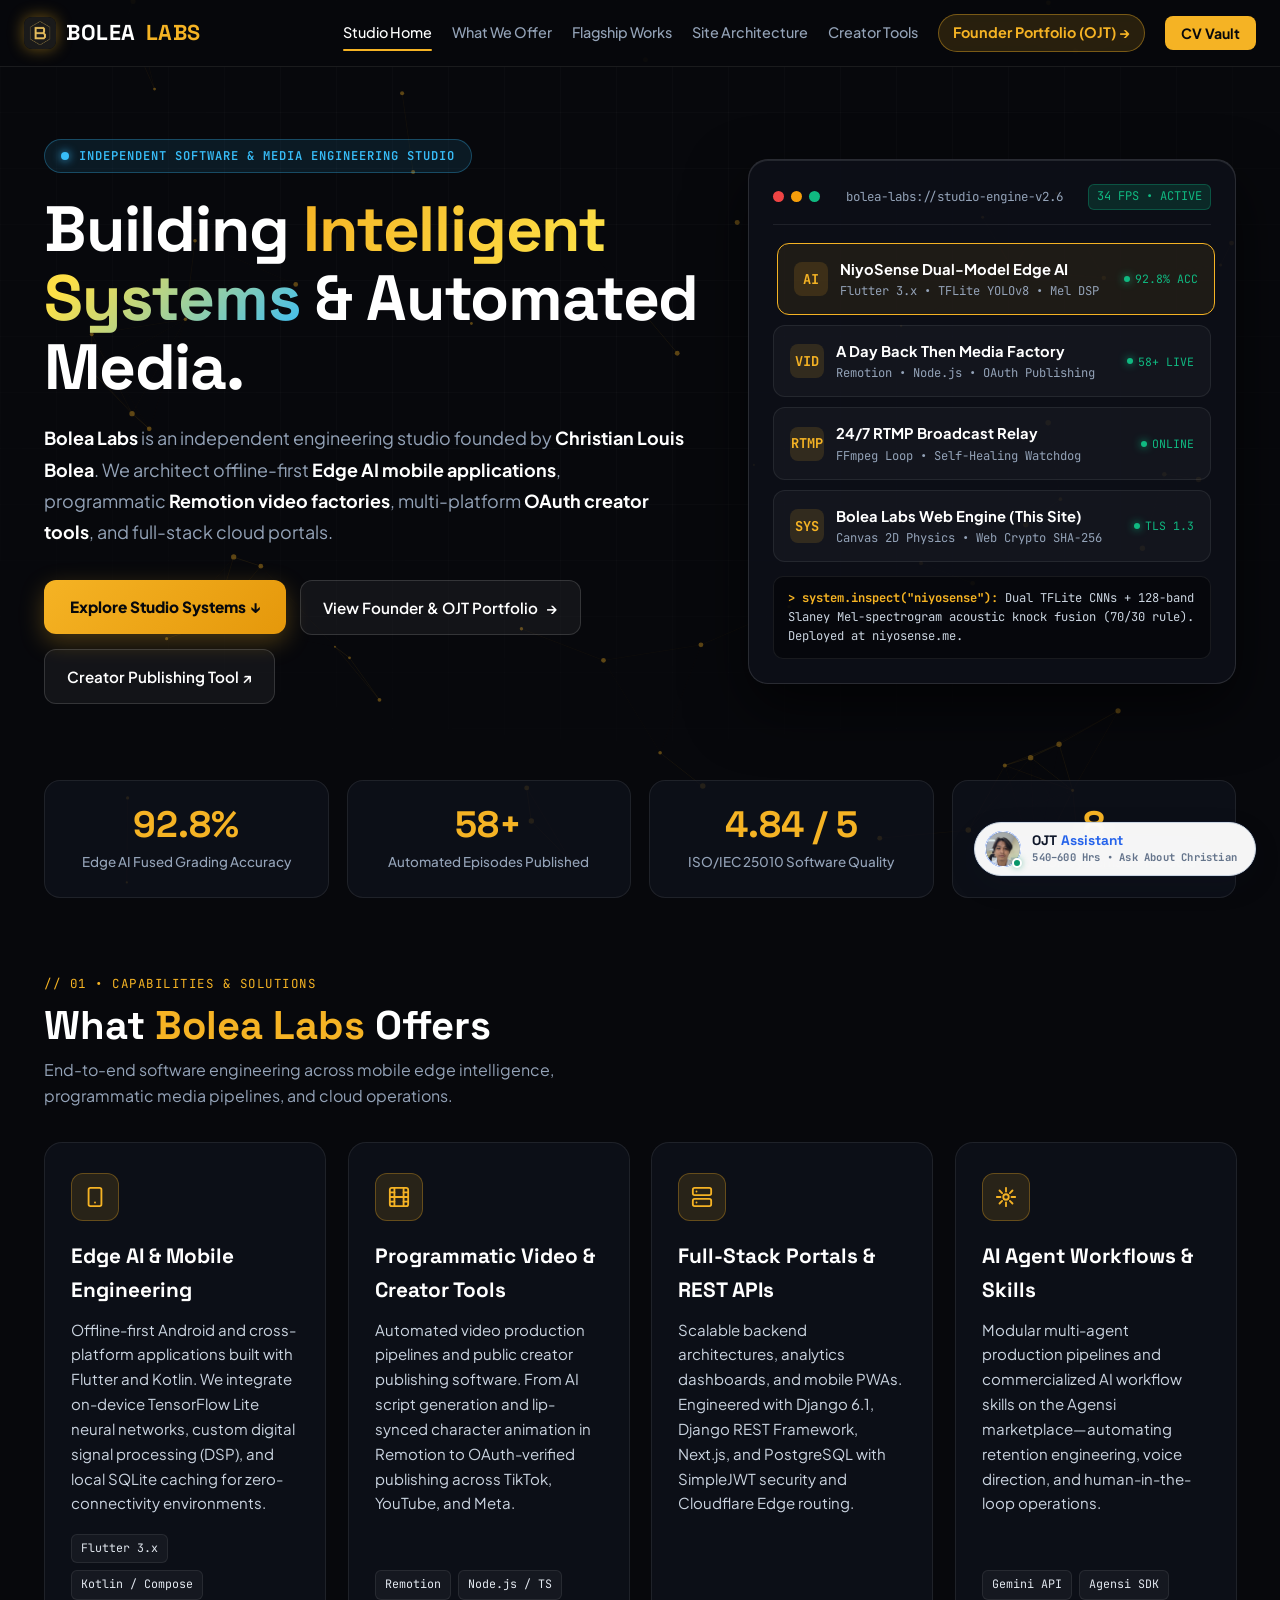
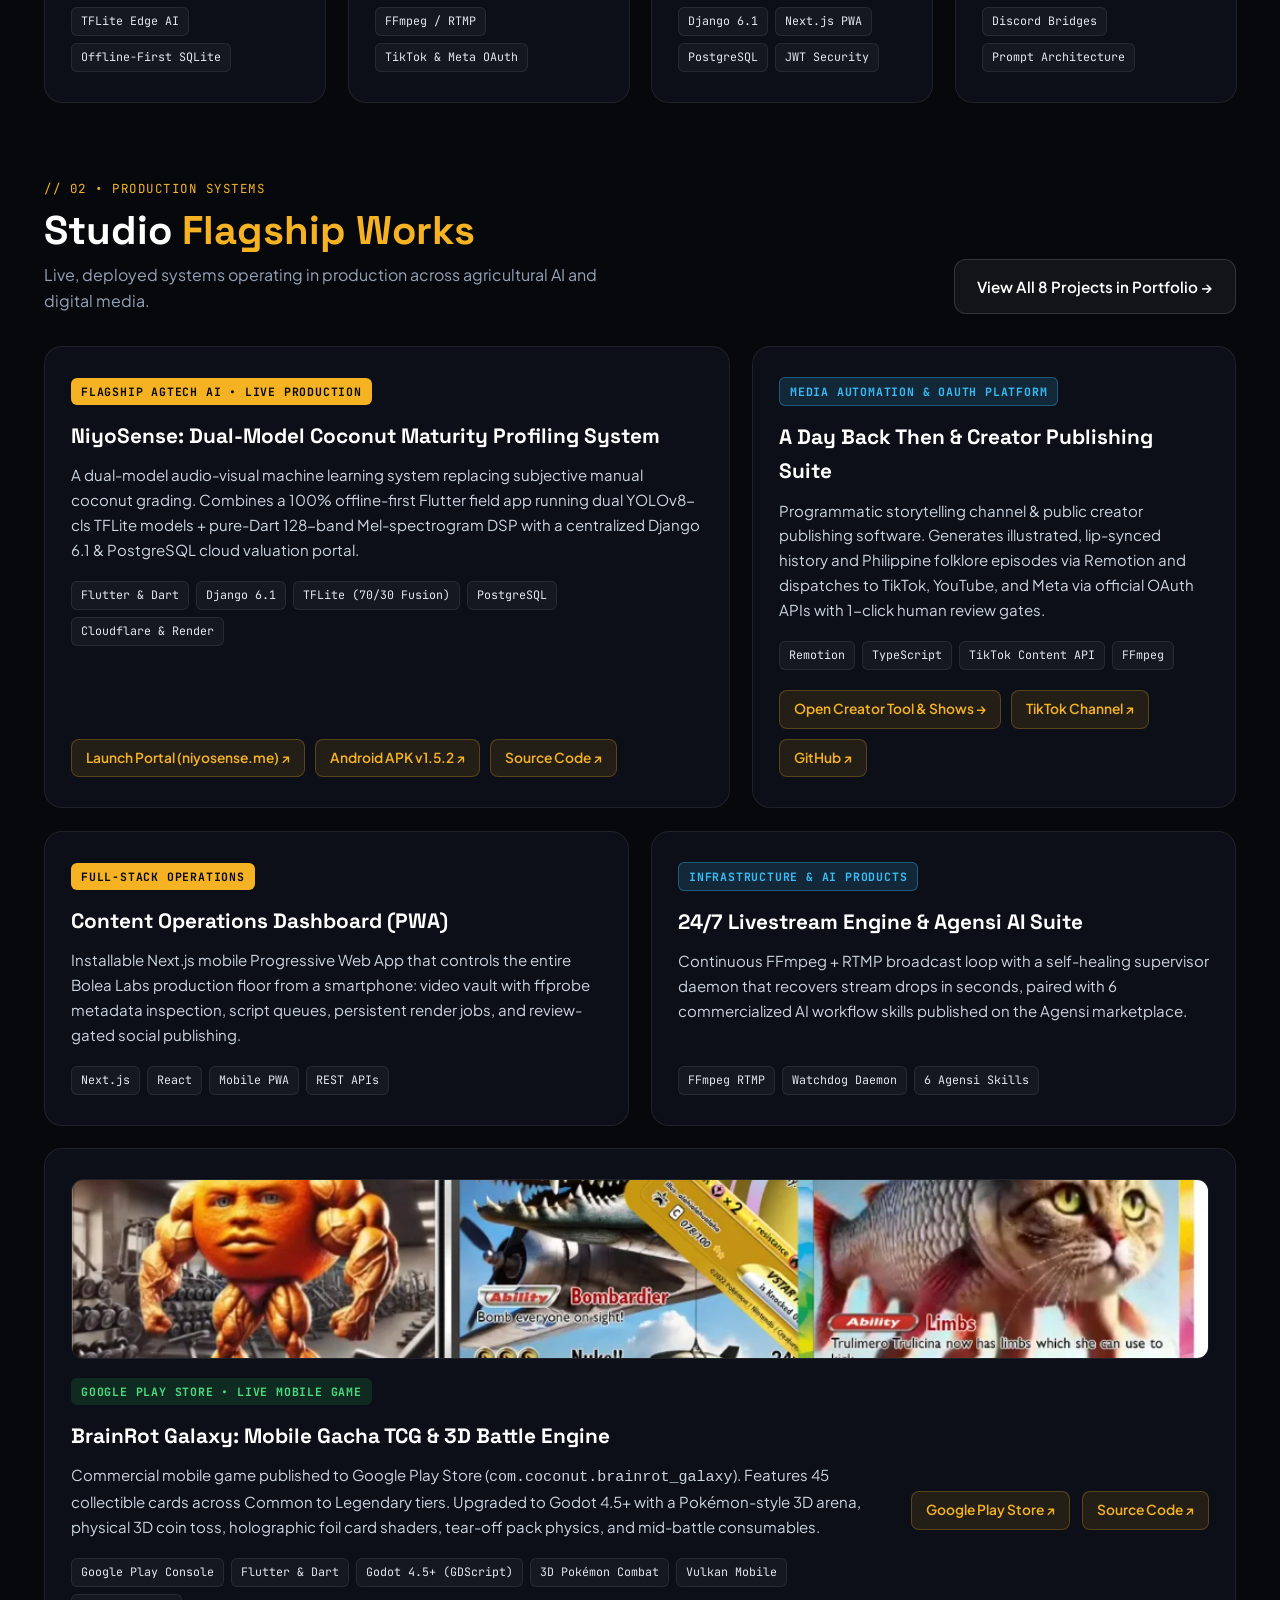
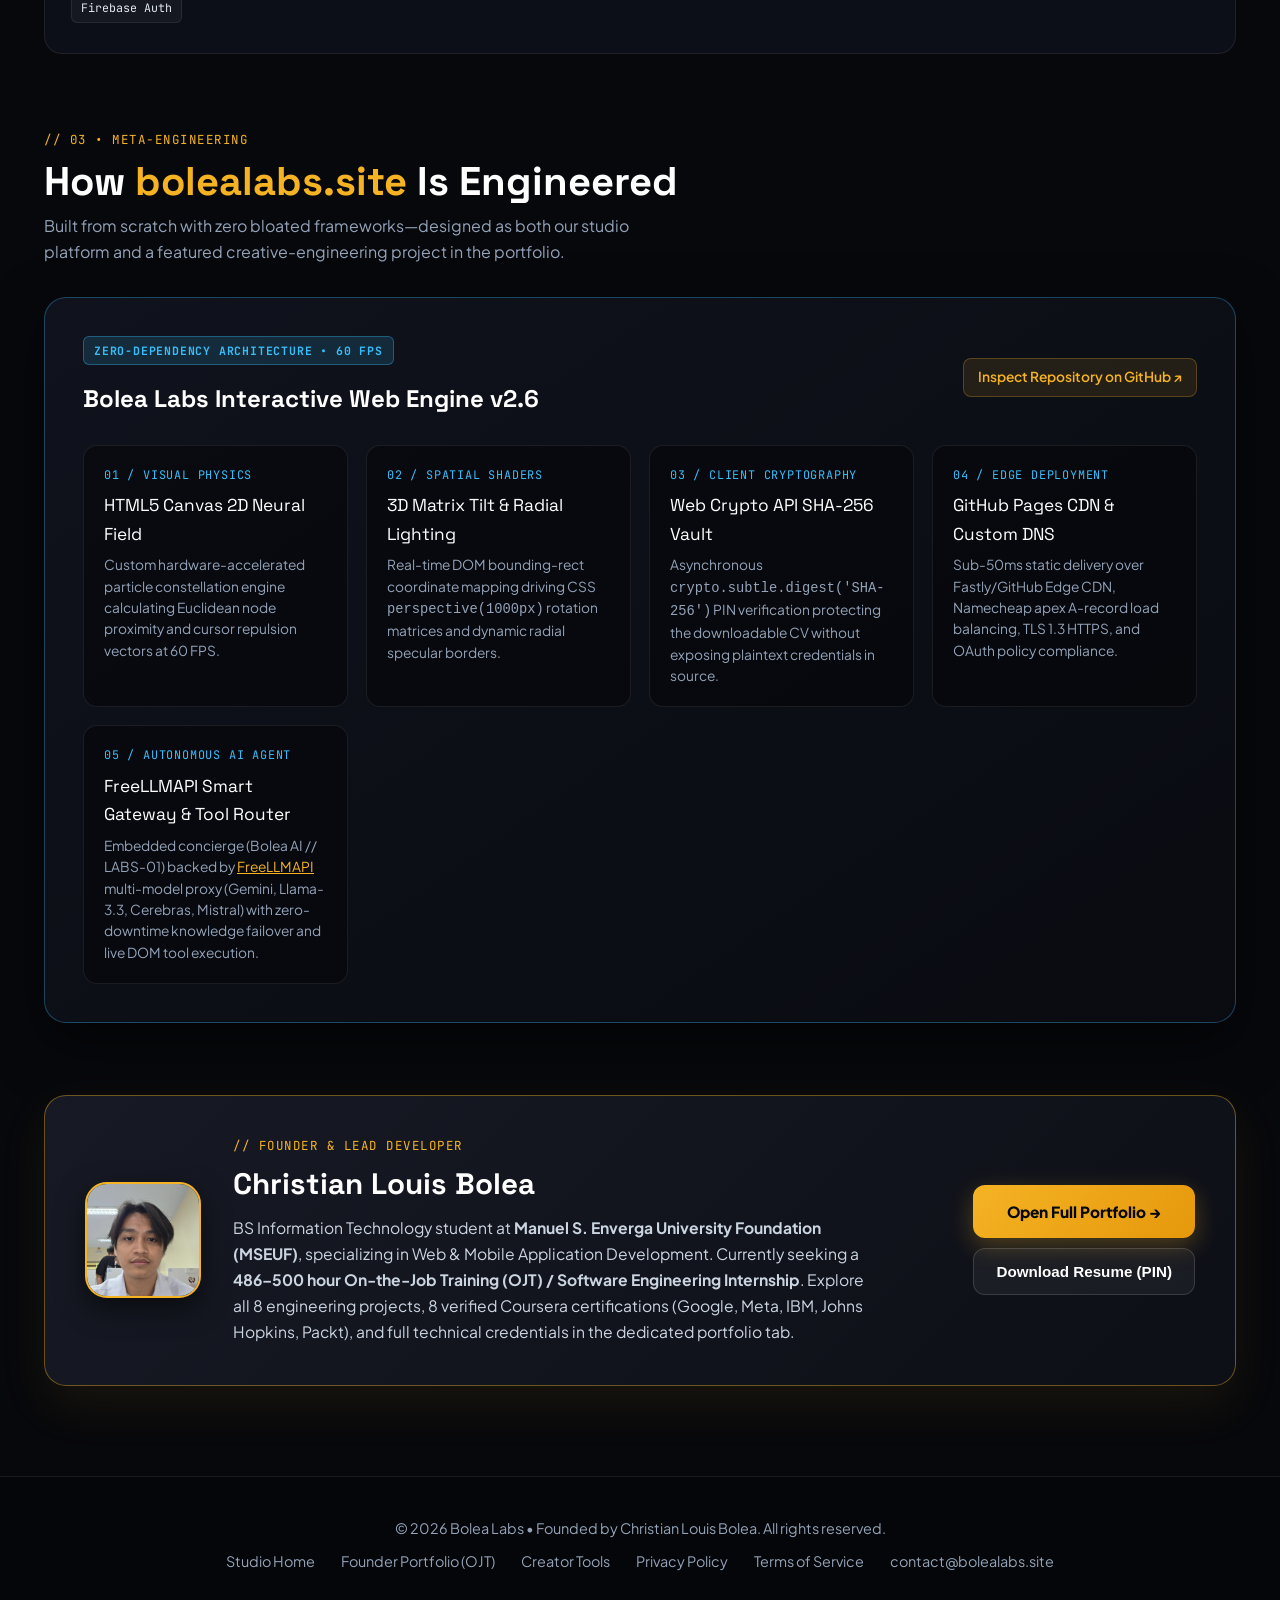
<file: archive/studio-index.html>
<!DOCTYPE html>
<html lang="en">
<head>
  <meta charset="UTF-8">
  <meta name="viewport" content="width=device-width, initial-scale=1.0">
  <title>Bolea Labs — Independent Software, Edge AI &amp; Media Automation Studio</title>
  <meta name="description" content="Bolea Labs is an independent software engineering and media automation studio founded by Christian Louis Bolea. Builders of NiyoSense Edge AI, the A Day Back Then Creator Publishing Suite, and full-stack cloud systems.">

  <!-- Clean URL Redirection (Removes /index.html) -->
  <script>
    if (window.location.pathname.endsWith('/index.html') || window.location.pathname === '/index.html') {
      window.history.replaceState(null, '', '/' + window.location.search + window.location.hash);
    }
  </script>

  <!-- Modern Typography -->
  <link rel="preconnect" href="https://fonts.googleapis.com">
  <link rel="preconnect" href="https://fonts.gstatic.com" crossorigin>
  <link href="https://fonts.googleapis.com/css2?family=JetBrains+Mono:wght@400;500;600;700&family=Plus+Jakarta+Sans:wght@300;400;500;600;700;800&family=Space+Grotesk:wght@500;600;700&display=swap" rel="stylesheet">
  <link rel="stylesheet" href="/agent.css">

  <style>
    :root {
      --bg: #07080c;
      --bg-elevated: #0d0f17;
      --bg-card: rgba(16, 19, 28, 0.72);
      --bg-card-solid: #11141f;
      --border: rgba(255, 255, 255, 0.08);
      --border-gold: rgba(245, 179, 36, 0.4);
      --gold: #f5b324;
      --gold-light: #fde047;
      --gold-glow: rgba(245, 179, 36, 0.16);
      --cyan: #38bdf8;
      --cyan-glow: rgba(56, 189, 248, 0.15);
      --emerald: #10b981;
      --emerald-glow: rgba(16, 185, 129, 0.16);
      --text: #f3f4f6;
      --text-muted: #94a3b8;
      --font-body: 'Plus Jakarta Sans', -apple-system, BlinkMacSystemFont, sans-serif;
      --font-heading: 'Space Grotesk', sans-serif;
      --font-mono: 'JetBrains Mono', monospace;
    }

    * { box-sizing: border-box; margin: 0; padding: 0; }
    html { scroll-behavior: smooth; }
    body {
      background-color: var(--bg);
      color: var(--text);
      font-family: var(--font-body);
      line-height: 1.65;
      overflow-x: hidden;
      -webkit-font-smoothing: antialiased;
    }

    /* Scroll Progress Bar */
    #scrollProgress {
      position: fixed;
      top: 0;
      left: 0;
      height: 3px;
      background: linear-gradient(90deg, var(--gold), var(--cyan), var(--emerald));
      width: 0%;
      z-index: 3000;
      box-shadow: 0 0 12px var(--gold);
    }

    /* Interactive Neural Canvas Background */
    #neuralCanvas {
      position: fixed;
      top: 0;
      left: 0;
      width: 100vw;
      height: 100vh;
      pointer-events: none;
      z-index: 0;
      opacity: 0.65;
    }

    /* Subtle Grid Overlay */
    .cyber-grid {
      position: fixed;
      inset: 0;
      background-image: 
        linear-gradient(to right, rgba(255,255,255,0.02) 1px, transparent 1px),
        linear-gradient(to bottom, rgba(255,255,255,0.02) 1px, transparent 1px);
      background-size: 56px 56px;
      mask-image: radial-gradient(ellipse 80% 70% at 50% 25%, #000 40%, transparent 100%);
      -webkit-mask-image: radial-gradient(ellipse 80% 70% at 50% 25%, #000 40%, transparent 100%);
      pointer-events: none;
      z-index: 0;
    }

    /* Header & Navigation */
    header {
      position: sticky;
      top: 0;
      z-index: 1000;
      background: rgba(7, 8, 12, 0.82);
      backdrop-filter: blur(16px);
      -webkit-backdrop-filter: blur(16px);
      border-bottom: 1px solid var(--border);
      padding: 14px 24px;
    }
    .nav-container {
      max-width: 1240px;
      margin: 0 auto;
      display: flex;
      align-items: center;
      justify-content: space-between;
    }
    .logo {
      font-family: var(--font-heading);
      font-size: 1.35rem;
      font-weight: 700;
      color: #fff;
      text-decoration: none;
      letter-spacing: 0.5px;
      display: flex;
      align-items: center;
      gap: 10px;
    }
    .logo-mark {
      width: 32px;
      height: 32px;
      border-radius: 8px;
      object-fit: contain;
      box-shadow: 0 0 16px rgba(245, 179, 36, 0.45);
      display: inline-block;
      vertical-align: middle;
    }
    .logo span { color: var(--gold); }

    .nav-links {
      display: flex;
      align-items: center;
      gap: 20px;
    }
    .nav-links a {
      color: var(--text-muted);
      text-decoration: none;
      font-size: 0.9rem;
      font-weight: 500;
      transition: color 0.2s;
      position: relative;
    }
    .nav-links a:hover, .nav-links a.active {
      color: #fff;
    }
    .nav-links a.active::after {
      content: '';
      position: absolute;
      bottom: -6px;
      left: 0;
      right: 0;
      height: 2px;
      background: var(--gold);
      border-radius: 2px;
    }
    .nav-pill-portfolio {
      background: rgba(245, 179, 36, 0.14);
      border: 1px solid rgba(245, 179, 36, 0.4);
      color: var(--gold) !important;
      padding: 6px 14px;
      border-radius: 999px;
      font-weight: 700 !important;
      display: inline-flex;
      align-items: center;
      gap: 6px;
      transition: all 0.25s !important;
    }
    .nav-pill-portfolio:hover {
      background: var(--gold);
      color: #07080c !important;
      box-shadow: 0 0 20px rgba(245, 179, 36, 0.4);
      transform: translateY(-1px);
    }
    .btn-nav-resume {
      background: var(--gold);
      color: #07080c !important;
      font-weight: 700 !important;
      padding: 8px 16px;
      border-radius: 8px;
      cursor: pointer;
      border: none;
      font-size: 0.88rem;
      font-family: var(--font-body);
      transition: transform 0.2s, box-shadow 0.2s;
    }
    .btn-nav-resume:hover {
      transform: translateY(-2px);
      box-shadow: 0 6px 18px rgba(245, 179, 36, 0.35);
    }
    .mobile-menu-btn {
      display: none;
      background: transparent;
      border: 1px solid var(--border);
      color: var(--text);
      font-size: 1.25rem;
      padding: 6px 12px;
      border-radius: 8px;
      cursor: pointer;
    }

    /* Main Container */
    main {
      position: relative;
      z-index: 1;
      max-width: 1240px;
      margin: 0 auto;
      padding: 0 24px 90px;
    }

    /* Studio Hero Section */
    .hero {
      padding: 72px 0 56px;
      display: grid;
      grid-template-columns: 1.15fr 0.85fr;
      gap: 44px;
      align-items: center;
    }
    .studio-badge {
      display: inline-flex;
      align-items: center;
      gap: 10px;
      background: rgba(56, 189, 248, 0.1);
      border: 1px solid rgba(56, 189, 248, 0.3);
      color: var(--cyan);
      padding: 6px 16px;
      border-radius: 999px;
      font-family: var(--font-mono);
      font-size: 0.76rem;
      font-weight: 600;
      text-transform: uppercase;
      letter-spacing: 1px;
      margin-bottom: 22px;
    }
    .studio-dot {
      width: 8px;
      height: 8px;
      border-radius: 50%;
      background: var(--cyan);
      box-shadow: 0 0 10px var(--cyan);
      animation: pulseGlow 2s infinite;
    }
    @keyframes pulseGlow {
      0%, 100% { opacity: 1; transform: scale(1); }
      50% { opacity: 0.45; transform: scale(1.25); }
    }

    .hero-title {
      font-family: var(--font-heading);
      font-size: clamp(2.5rem, 5vw, 4.1rem);
      font-weight: 700;
      line-height: 1.08;
      letter-spacing: -1.2px;
      color: #fff;
      margin-bottom: 20px;
    }
    .hero-title .gradient-gold {
      background: linear-gradient(135deg, var(--gold) 0%, var(--gold-light) 55%, var(--cyan) 100%);
      -webkit-background-clip: text;
      -webkit-text-fill-color: transparent;
    }
    .hero-lead {
      color: var(--text-muted);
      font-size: 1.12rem;
      line-height: 1.75;
      margin-bottom: 32px;
      max-width: 640px;
    }
    .hero-lead strong { color: #fff; }

    .hero-cta-group {
      display: flex;
      flex-wrap: wrap;
      gap: 14px;
      align-items: center;
    }
    .btn-gold {
      background: linear-gradient(135deg, var(--gold), #e5980b);
      color: #07080c;
      font-weight: 800;
      padding: 14px 26px;
      border-radius: 12px;
      text-decoration: none;
      display: inline-flex;
      align-items: center;
      gap: 10px;
      font-size: 0.96rem;
      border: none;
      cursor: pointer;
      box-shadow: 0 8px 25px rgba(245, 179, 36, 0.28);
      transition: all 0.25s cubic-bezier(0.16, 1, 0.3, 1);
    }
    .btn-gold:hover {
      transform: translateY(-3px) scale(1.01);
      box-shadow: 0 14px 32px rgba(245, 179, 36, 0.45);
    }
    .btn-glass {
      background: rgba(255, 255, 255, 0.05);
      border: 1px solid rgba(255, 255, 255, 0.14);
      color: #fff;
      font-weight: 600;
      padding: 14px 22px;
      border-radius: 12px;
      text-decoration: none;
      display: inline-flex;
      align-items: center;
      gap: 8px;
      font-size: 0.95rem;
      cursor: pointer;
      transition: all 0.25s;
    }
    .btn-glass:hover {
      background: rgba(255, 255, 255, 0.1);
      border-color: var(--gold);
      color: var(--gold);
      transform: translateY(-2px);
    }

    /* Interactive Telemetry Console (Hero Right) */
    .telemetry-console {
      background: rgba(13, 16, 25, 0.85);
      border: 1px solid rgba(255, 255, 255, 0.12);
      border-radius: 20px;
      padding: 24px;
      box-shadow: 0 24px 60px rgba(0, 0, 0, 0.65), inset 0 1px 0 rgba(255, 255, 255, 0.1);
      position: relative;
      overflow: hidden;
      transform-style: preserve-3d;
      transition: transform 0.15s ease-out;
    }
    .console-topbar {
      display: flex;
      align-items: center;
      justify-content: space-between;
      border-bottom: 1px solid var(--border);
      padding-bottom: 14px;
      margin-bottom: 18px;
    }
    .console-dots {
      display: flex;
      gap: 7px;
    }
    .console-dots span {
      width: 11px;
      height: 11px;
      border-radius: 50%;
    }
    .dot-r { background: #ef4444; }
    .dot-y { background: #f59e0b; }
    .dot-g { background: #10b981; }
    .console-title {
      font-family: var(--font-mono);
      font-size: 0.78rem;
      color: var(--text-muted);
    }
    .console-fps {
      font-family: var(--font-mono);
      font-size: 0.75rem;
      color: var(--emerald);
      background: var(--emerald-glow);
      padding: 2px 8px;
      border-radius: 6px;
      border: 1px solid rgba(16, 185, 129, 0.3);
    }
    .pipeline-node {
      background: rgba(255, 255, 255, 0.03);
      border: 1px solid var(--border);
      border-radius: 12px;
      padding: 13px 16px;
      margin-bottom: 10px;
      display: flex;
      align-items: center;
      justify-content: space-between;
      transition: all 0.25s;
      cursor: pointer;
    }
    .pipeline-node:hover, .pipeline-node.active-node {
      border-color: var(--gold);
      background: rgba(245, 179, 36, 0.08);
      transform: translateX(4px);
    }
    .node-left {
      display: flex;
      align-items: center;
      gap: 12px;
    }
    .node-icon {
      width: 34px;
      height: 34px;
      border-radius: 8px;
      background: rgba(245, 179, 36, 0.14);
      color: var(--gold);
      display: flex;
      align-items: center;
      justify-content: center;
      font-family: var(--font-mono);
      font-weight: 700;
      font-size: 0.85rem;
    }
    .node-name {
      font-weight: 700;
      font-size: 0.92rem;
      color: #fff;
    }
    .node-sub {
      font-size: 0.76rem;
      color: var(--text-muted);
      font-family: var(--font-mono);
    }
    .node-status {
      font-family: var(--font-mono);
      font-size: 0.72rem;
      color: var(--emerald);
      display: flex;
      align-items: center;
      gap: 5px;
    }
    .node-status::before {
      content: '';
      width: 6px;
      height: 6px;
      border-radius: 50%;
      background: var(--emerald);
      box-shadow: 0 0 8px var(--emerald);
    }
    .console-log {
      margin-top: 14px;
      background: rgba(0, 0, 0, 0.45);
      border: 1px solid var(--border);
      border-radius: 10px;
      padding: 12px 14px;
      font-family: var(--font-mono);
      font-size: 0.76rem;
      color: #cbd5e1;
      line-height: 1.55;
      min-height: 66px;
    }
    .console-log .prompt { color: var(--gold); font-weight: 700; }

    /* Live Metrics Bar */
    .metrics-bar {
      display: grid;
      grid-template-columns: repeat(4, 1fr);
      gap: 18px;
      margin: 20px 0 70px;
    }
    .metric-box {
      background: var(--bg-card);
      border: 1px solid var(--border);
      border-radius: 16px;
      padding: 24px 20px;
      text-align: center;
      position: relative;
      overflow: hidden;
    }
    .metric-number {
      font-family: var(--font-heading);
      font-size: 2.3rem;
      font-weight: 700;
      color: var(--gold);
      line-height: 1.1;
      margin-bottom: 6px;
    }
    .metric-caption {
      font-size: 0.84rem;
      color: var(--text-muted);
      font-weight: 500;
    }

    /* Section Headers */
    .section-head {
      margin: 76px 0 32px;
      display: flex;
      justify-content: space-between;
      align-items: flex-end;
      flex-wrap: wrap;
      gap: 16px;
    }
    .section-eyebrow {
      font-family: var(--font-mono);
      font-size: 0.78rem;
      text-transform: uppercase;
      letter-spacing: 1.5px;
      color: var(--gold);
      margin-bottom: 8px;
      display: block;
    }
    .section-title {
      font-family: var(--font-heading);
      font-size: clamp(1.85rem, 3.5vw, 2.5rem);
      color: #fff;
      line-height: 1.15;
    }
    .section-title span { color: var(--gold); }
    .section-desc {
      color: var(--text-muted);
      max-width: 600px;
      font-size: 1rem;
      margin-top: 8px;
    }

    /* 3D Spotlight Tilt Cards */
    .spotlight-grid {
      display: grid;
      grid-template-columns: repeat(auto-fit, minmax(280px, 1fr));
      gap: 22px;
    }
    .tilt-card {
      background: var(--bg-card);
      border: 1px solid var(--border);
      border-radius: 18px;
      padding: 30px 26px;
      position: relative;
      overflow: hidden;
      transform-style: preserve-3d;
      will-change: transform;
      transition: transform 0.18s ease-out, border-color 0.25s;
      display: flex;
      flex-direction: column;
      justify-content: space-between;
    }
    /* Dynamic mouse-tracked radial glow */
    .tilt-card::before {
      content: '';
      position: absolute;
      inset: 0;
      background: radial-gradient(
        520px circle at var(--mouse-x, 50%) var(--mouse-y, 50%),
        rgba(245, 179, 36, 0.13),
        transparent 45%
      );
      opacity: 0;
      transition: opacity 0.3s;
      pointer-events: none;
      z-index: 0;
    }
    .tilt-card:hover::before { opacity: 1; }
    .tilt-card:hover {
      border-color: rgba(245, 179, 36, 0.42);
      box-shadow: 0 20px 45px rgba(0, 0, 0, 0.5);
    }
    .tilt-card > * { position: relative; z-index: 1; }

    .service-icon {
      width: 48px;
      height: 48px;
      border-radius: 12px;
      background: rgba(245, 179, 36, 0.12);
      border: 1px solid rgba(245, 179, 36, 0.3);
      color: var(--gold);
      display: flex;
      align-items: center;
      justify-content: center;
      font-size: 1.35rem;
      margin-bottom: 18px;
    }
    .tilt-card h3 {
      font-family: var(--font-heading);
      font-size: 1.3rem;
      color: #fff;
      margin-bottom: 10px;
    }
    .tilt-card p {
      color: #cbd5e1;
      font-size: 0.94rem;
      line-height: 1.65;
      margin-bottom: 18px;
    }
    .tag-row {
      display: flex;
      flex-wrap: wrap;
      gap: 7px;
      margin-top: auto;
    }
    .mono-tag {
      font-family: var(--font-mono);
      font-size: 0.73rem;
      background: rgba(255, 255, 255, 0.04);
      border: 1px solid var(--border);
      color: #e2e8f0;
      padding: 4px 9px;
      border-radius: 6px;
    }

    /* Flagship Bento Grid */
    .bento-grid {
      display: grid;
      grid-template-columns: repeat(12, 1fr);
      gap: 22px;
    }
    .bento-span-7 { grid-column: span 7; }
    .bento-span-5 { grid-column: span 5; }
    .bento-span-6 { grid-column: span 6; }
    .bento-span-12 { grid-column: span 12; }

    .bento-badge {
      display: inline-block;
      font-family: var(--font-mono);
      font-size: 0.72rem;
      font-weight: 700;
      text-transform: uppercase;
      letter-spacing: 0.8px;
      padding: 4px 10px;
      border-radius: 6px;
      background: var(--gold);
      color: #07080c;
      margin-bottom: 14px;
    }
    .bento-badge.cyan {
      background: rgba(56, 189, 248, 0.15);
      color: var(--cyan);
      border: 1px solid rgba(56, 189, 248, 0.35);
    }
    .bento-links {
      display: flex;
      flex-wrap: wrap;
      gap: 10px;
      margin-top: 20px;
    }
    .bento-link {
      font-size: 0.86rem;
      font-weight: 600;
      color: var(--gold);
      text-decoration: none;
      background: rgba(245, 179, 36, 0.1);
      border: 1px solid rgba(245, 179, 36, 0.25);
      padding: 7px 14px;
      border-radius: 8px;
      transition: all 0.2s;
    }
    .bento-link:hover {
      background: var(--gold);
      color: #07080c;
    }

    /* Website Self-Inspection Section ("How This Site Was Engineered") */
    .engine-showcase {
      background: linear-gradient(145deg, rgba(17, 20, 31, 0.92), rgba(10, 12, 18, 0.95));
      border: 1px solid rgba(56, 189, 248, 0.32);
      border-radius: 22px;
      padding: 38px;
      box-shadow: 0 20px 55px rgba(0, 0, 0, 0.55);
    }
    .engine-specs {
      display: grid;
      grid-template-columns: repeat(auto-fit, minmax(230px, 1fr));
      gap: 18px;
      margin-top: 26px;
    }
    .spec-box {
      background: rgba(0, 0, 0, 0.38);
      border: 1px solid var(--border);
      border-radius: 14px;
      padding: 20px;
    }
    .spec-label {
      font-family: var(--font-mono);
      font-size: 0.74rem;
      color: var(--cyan);
      text-transform: uppercase;
      letter-spacing: 0.8px;
      margin-bottom: 6px;
    }
    .spec-title {
      font-family: var(--font-heading);
      font-size: 1.08rem;
      color: #fff;
      margin-bottom: 6px;
    }
    .spec-desc {
      font-size: 0.86rem;
      color: var(--text-muted);
      line-height: 1.55;
    }

    /* Founder Spotlight Callout */
    .founder-card {
      background: linear-gradient(135deg, rgba(24, 27, 38, 0.95), rgba(14, 16, 24, 0.95));
      border: 1px solid var(--border-gold);
      border-radius: 22px;
      padding: 40px;
      margin-top: 72px;
      display: grid;
      grid-template-columns: auto 1fr auto;
      gap: 32px;
      align-items: center;
      box-shadow: 0 20px 50px rgba(245, 179, 36, 0.08);
    }
    .founder-avatar {
      width: 116px;
      height: 116px;
      border-radius: 22px;
      overflow: hidden;
      border: 2px solid var(--gold);
      box-shadow: 0 10px 28px rgba(0, 0, 0, 0.5);
    }
    .founder-avatar img {
      width: 100%;
      height: 100%;
      object-fit: cover;
      object-position: center top;
    }

    /* Scroll Reveal Animations */
    .reveal {
      opacity: 0;
      transform: translateY(28px);
      transition: opacity 0.7s cubic-bezier(0.16, 1, 0.3, 1), transform 0.7s cubic-bezier(0.16, 1, 0.3, 1);
    }
    .reveal.visible {
      opacity: 1;
      transform: translateY(0);
    }

    /* Footer */
    footer {
      border-top: 1px solid var(--border);
      padding: 40px 24px;
      text-align: center;
      color: var(--text-muted);
      font-size: 0.9rem;
      background: #050609;
      position: relative;
      z-index: 10;
    }
    footer a { color: var(--text-muted); margin: 0 12px; text-decoration: none; transition: color 0.2s; }
    footer a:hover { color: var(--gold); }

    /* PIN Modal */
    .modal-overlay {
      position: fixed;
      inset: 0;
      background: rgba(0, 0, 0, 0.78);
      backdrop-filter: blur(10px);
      z-index: 2500;
      display: none;
      align-items: center;
      justify-content: center;
      padding: 20px;
    }
    .modal-overlay.active { display: flex; }
    .modal-box {
      background: #121520;
      border: 1px solid var(--border-gold);
      border-radius: 22px;
      max-width: 420px;
      width: 100%;
      padding: 32px 28px;
      text-align: center;
      position: relative;
      box-shadow: 0 25px 60px rgba(0,0,0,0.8);
    }
    .modal-close {
      position: absolute;
      top: 16px;
      right: 18px;
      background: transparent;
      border: none;
      color: var(--text-muted);
      font-size: 1.5rem;
      cursor: pointer;
    }
    .pin-input {
      width: 100%;
      max-width: 240px;
      padding: 12px 16px;
      font-size: 1.5rem;
      letter-spacing: 8px;
      text-align: center;
      background: rgba(0, 0, 0, 0.45);
      border: 2px solid var(--border);
      border-radius: 12px;
      color: #fff;
      margin: 14px 0 8px;
      outline: none;
    }
    .pin-input.error { border-color: #ef4444; }
    .pin-error-msg { color: #f87171; font-size: 0.84rem; display: none; margin-bottom: 8px; }
    .keypad-grid {
      display: grid;
      grid-template-columns: repeat(3, 1fr);
      gap: 8px;
      max-width: 240px;
      margin: 10px auto 16px;
    }
    .keypad-btn {
      background: rgba(255, 255, 255, 0.05);
      border: 1px solid var(--border);
      border-radius: 8px;
      color: #fff;
      padding: 10px;
      font-size: 1.1rem;
      font-weight: 600;
      cursor: pointer;
      transition: all 0.15s;
    }
    .keypad-btn:hover { background: rgba(245, 179, 36, 0.2); border-color: var(--gold); color: var(--gold); }
    .btn-quick-pin {
      background: rgba(245, 179, 36, 0.14);
      border: 1px solid rgba(245, 179, 36, 0.35);
      color: var(--gold);
      border-radius: 6px;
      padding: 5px 12px;
      font-size: 0.78rem;
      font-weight: 700;
      cursor: pointer;
      margin-top: 8px;
    }

    /* Responsive Breakpoints */
    @media (max-width: 960px) {
      .hero { grid-template-columns: 1fr; padding-top: 40px; }
      .bento-span-7, .bento-span-5, .bento-span-6 { grid-column: span 12; }
      .metrics-bar { grid-template-columns: repeat(2, 1fr); }
      .founder-card { grid-template-columns: 1fr; text-align: center; justify-items: center; padding: 28px 22px; }
      .nav-links { display: none; }
      .nav-links.open {
        display: flex;
        flex-direction: column;
        position: absolute;
        top: 100%;
        left: 0;
        right: 0;
        background: #0b0d14;
        padding: 22px;
        border-bottom: 1px solid var(--border);
      }
      .mobile-menu-btn { display: block; }
    }
    @media (max-width: 520px) {
      .metrics-bar { grid-template-columns: 1fr; }
      .engine-showcase { padding: 24px 18px; }
    }
  </style>
</head>
<body>
  <div id="scrollProgress"></div>
  <canvas id="neuralCanvas"></canvas>
  <div class="cyber-grid"></div>

  <!-- Navigation Header -->
  <header>
    <div class="nav-container">
      <a href="/" class="logo">
        <img src="/logo-mark.webp" alt="Bolea Labs" class="logo-mark">
        BOLEA <span>LABS</span>
      </a>
      <button class="mobile-menu-btn" id="mobileMenuBtn" aria-label="Toggle Menu">
        <svg width="20" height="20" viewBox="0 0 24 24" fill="none" stroke="currentColor" stroke-width="2" stroke-linecap="round"><line x1="4" y1="6" x2="20" y2="6"/><line x1="4" y1="12" x2="20" y2="12"/><line x1="4" y1="18" x2="20" y2="18"/></svg>
      </button>
      <nav class="nav-links" id="navLinks">
        <a href="/" class="active">Studio Home</a>
        <a href="#services">What We Offer</a>
        <a href="#flagship">Flagship Works</a>
        <a href="#site-tech">Site Architecture</a>
        <a href="/creator-tools.html">Creator Tools</a>
        <a href="/portfolio/" class="nav-pill-portfolio">Founder Portfolio (OJT) &rarr;</a>
        <button class="btn-nav-resume" onclick="openPinModal()">CV Vault</button>
      </nav>
    </div>
  </header>

  <main>
    <!-- Studio Hero -->
    <section class="hero">
      <div>
        <div class="studio-badge">
          <span class="studio-dot"></span>
          Independent Software &amp; Media Engineering Studio
        </div>
        <h1 class="hero-title">
          Building <span class="gradient-gold" data-cipher="Intelligent Systems">Intelligent Systems</span> &amp; Automated Media.
        </h1>
        <p class="hero-lead">
          <strong>Bolea Labs</strong> is an independent engineering studio founded by <strong>Christian Louis Bolea</strong>. We architect offline-first <strong>Edge AI mobile applications</strong>, programmatic <strong>Remotion video factories</strong>, multi-platform <strong>OAuth creator tools</strong>, and full-stack cloud portals.
        </p>
        <div class="hero-cta-group">
          <a href="#flagship" class="btn-gold">Explore Studio Systems &darr;</a>
          <a href="/portfolio/" class="btn-glass">
            <span>View Founder &amp; OJT Portfolio</span>
            <span>&rarr;</span>
          </a>
          <a href="/creator-tools.html#tool" class="btn-glass">Creator Publishing Tool &nearr;</a>
        </div>
      </div>

      <!-- Interactive Live Studio Telemetry Console -->
      <div class="telemetry-console" id="heroConsole">
        <div class="console-topbar">
          <div class="console-dots">
            <span class="dot-r"></span>
            <span class="dot-y"></span>
            <span class="dot-g"></span>
          </div>
          <span class="console-title">bolea-labs://studio-engine-v2.6</span>
          <span class="console-fps" id="fpsCounter">60 FPS &bull; ACTIVE</span>
        </div>

        <div class="pipeline-node active-node" onmouseenter="setConsoleInfo('niyosense')">
          <div class="node-left">
            <div class="node-icon">AI</div>
            <div>
              <div class="node-name">NiyoSense Dual-Model Edge AI</div>
              <div class="node-sub">Flutter 3.x &bull; TFLite YOLOv8 &bull; Mel DSP</div>
            </div>
          </div>
          <div class="node-status">92.8% ACC</div>
        </div>

        <div class="pipeline-node" onmouseenter="setConsoleInfo('adbt')">
          <div class="node-left">
            <div class="node-icon">VID</div>
            <div>
              <div class="node-name">A Day Back Then Media Factory</div>
              <div class="node-sub">Remotion &bull; Node.js &bull; OAuth Publishing</div>
            </div>
          </div>
          <div class="node-status">58+ LIVE</div>
        </div>

        <div class="pipeline-node" onmouseenter="setConsoleInfo('stream')">
          <div class="node-left">
            <div class="node-icon">RTMP</div>
            <div>
              <div class="node-name">24/7 RTMP Broadcast Relay</div>
              <div class="node-sub">FFmpeg Loop &bull; Self-Healing Watchdog</div>
            </div>
          </div>
          <div class="node-status">ONLINE</div>
        </div>

        <div class="pipeline-node" onmouseenter="setConsoleInfo('web')">
          <div class="node-left">
            <div class="node-icon">SYS</div>
            <div>
              <div class="node-name">Bolea Labs Web Engine (This Site)</div>
              <div class="node-sub">Canvas 2D Physics &bull; Web Crypto SHA-256</div>
            </div>
          </div>
          <div class="node-status">TLS 1.3</div>
        </div>

        <div class="console-log" id="consoleOutput">
          <span class="prompt">&gt; system.inspect("niyosense"):</span> Dual TFLite CNNs + 128-band Slaney Mel-spectrogram acoustic knock fusion (70/30 rule). Deployed at niyosense.me.
        </div>
      </div>
    </section>

    <!-- Studio Metrics Bar -->
    <section class="metrics-bar reveal">
      <div class="metric-box">
        <div class="metric-number" data-count="92.8" data-suffix="%">92.8%</div>
        <div class="metric-caption">Edge AI Fused Grading Accuracy</div>
      </div>
      <div class="metric-box">
        <div class="metric-number" data-count="58" data-suffix="+">58+</div>
        <div class="metric-caption">Automated Episodes Published</div>
      </div>
      <div class="metric-box">
        <div class="metric-number" data-count="4.84" data-suffix=" / 5">4.84 / 5</div>
        <div class="metric-caption">ISO/IEC 25010 Software Quality</div>
      </div>
      <div class="metric-box">
        <div class="metric-number" data-count="8" data-suffix="">8</div>
        <div class="metric-caption">Production Systems &amp; Products</div>
      </div>
    </section>

    <!-- What Bolea Labs Offers -->
    <section id="services" class="reveal">
      <div class="section-head">
        <div>
          <span class="section-eyebrow">// 01 &bull; Capabilities &amp; Solutions</span>
          <h2 class="section-title">What <span>Bolea Labs</span> Offers</h2>
          <p class="section-desc">End-to-end software engineering across mobile edge intelligence, programmatic media pipelines, and cloud operations.</p>
        </div>
      </div>

      <div class="spotlight-grid">
        <div class="tilt-card">
          <div>
            <div class="service-icon">
              <svg width="22" height="22" viewBox="0 0 24 24" fill="none" stroke="currentColor" stroke-width="2" stroke-linecap="round" stroke-linejoin="round"><rect x="5" y="2" width="14" height="20" rx="2" ry="2"/><line x1="12" y1="18" x2="12.01" y2="18"/></svg>
            </div>
            <h3>Edge AI &amp; Mobile Engineering</h3>
            <p>Offline-first Android and cross-platform applications built with Flutter and Kotlin. We integrate on-device TensorFlow Lite neural networks, custom digital signal processing (DSP), and local SQLite caching for zero-connectivity environments.</p>
          </div>
          <div class="tag-row">
            <span class="mono-tag">Flutter 3.x</span>
            <span class="mono-tag">Kotlin / Compose</span>
            <span class="mono-tag">TFLite Edge AI</span>
            <span class="mono-tag">Offline-First SQLite</span>
          </div>
        </div>

        <div class="tilt-card">
          <div>
            <div class="service-icon">
              <svg width="22" height="22" viewBox="0 0 24 24" fill="none" stroke="currentColor" stroke-width="2" stroke-linecap="round" stroke-linejoin="round"><rect x="2" y="2" width="20" height="20" rx="2.18" ry="2.18"/><line x1="7" y1="2" x2="7" y2="22"/><line x1="17" y1="2" x2="17" y2="22"/><line x1="2" y1="12" x2="22" y2="12"/><line x1="2" y1="7" x2="7" y2="7"/><line x1="2" y1="17" x2="7" y2="17"/><line x1="17" y1="17" x2="22" y2="17"/><line x1="17" y1="7" x2="22" y2="7"/></svg>
            </div>
            <h3>Programmatic Video &amp; Creator Tools</h3>
            <p>Automated video production pipelines and public creator publishing software. From AI script generation and lip-synced character animation in Remotion to OAuth-verified publishing across TikTok, YouTube, and Meta.</p>
          </div>
          <div class="tag-row">
            <span class="mono-tag">Remotion</span>
            <span class="mono-tag">Node.js / TS</span>
            <span class="mono-tag">FFmpeg / RTMP</span>
            <span class="mono-tag">TikTok &amp; Meta OAuth</span>
          </div>
        </div>

        <div class="tilt-card">
          <div>
            <div class="service-icon">
              <svg width="22" height="22" viewBox="0 0 24 24" fill="none" stroke="currentColor" stroke-width="2" stroke-linecap="round" stroke-linejoin="round"><rect x="2" y="2" width="20" height="8" rx="2" ry="2"/><rect x="2" y="14" width="20" height="8" rx="2" ry="2"/><line x1="6" y1="6" x2="6.01" y2="6"/><line x1="6" y1="18" x2="6.01" y2="18"/></svg>
            </div>
            <h3>Full-Stack Portals &amp; REST APIs</h3>
            <p>Scalable backend architectures, analytics dashboards, and mobile PWAs. Engineered with Django 6.1, Django REST Framework, Next.js, and PostgreSQL with SimpleJWT security and Cloudflare Edge routing.</p>
          </div>
          <div class="tag-row">
            <span class="mono-tag">Django 6.1</span>
            <span class="mono-tag">Next.js PWA</span>
            <span class="mono-tag">PostgreSQL</span>
            <span class="mono-tag">JWT Security</span>
          </div>
        </div>

        <div class="tilt-card">
          <div>
            <div class="service-icon">
              <svg width="22" height="22" viewBox="0 0 24 24" fill="none" stroke="currentColor" stroke-width="2" stroke-linecap="round" stroke-linejoin="round"><path d="M12 2v4"/><path d="M12 18v4"/><path d="M4.93 4.93l2.83 2.83"/><path d="M16.24 16.24l2.83 2.83"/><path d="M2 12h4"/><path d="M18 12h4"/><path d="M4.93 19.07l2.83-2.83"/><path d="M16.24 7.76l2.83-2.83"/><circle cx="12" cy="12" r="3"/></svg>
            </div>
            <h3>AI Agent Workflows &amp; Skills</h3>
            <p>Modular multi-agent production pipelines and commercialized AI workflow skills on the Agensi marketplace—automating retention engineering, voice direction, and human-in-the-loop operations.</p>
          </div>
          <div class="tag-row">
            <span class="mono-tag">Gemini API</span>
            <span class="mono-tag">Agensi SDK</span>
            <span class="mono-tag">Discord Bridges</span>
            <span class="mono-tag">Prompt Architecture</span>
          </div>
        </div>
      </div>
    </section>

    <!-- Studio Flagship Works -->
    <section id="flagship" class="reveal">
      <div class="section-head">
        <div>
          <span class="section-eyebrow">// 02 &bull; Production Systems</span>
          <h2 class="section-title">Studio <span>Flagship Works</span></h2>
          <p class="section-desc">Live, deployed systems operating in production across agricultural AI and digital media.</p>
        </div>
        <a href="/portfolio/#projects" class="btn-glass">View All 8 Projects in Portfolio &rarr;</a>
      </div>

      <div class="bento-grid">
        <!-- NiyoSense -->
        <div class="tilt-card bento-span-7">
          <div>
            <span class="bento-badge">Flagship AgTech AI &bull; Live Production</span>
            <h3>NiyoSense: Dual-Model Coconut Maturity Profiling System</h3>
            <p>A dual-model audio-visual machine learning system replacing subjective manual coconut grading. Combines a 100% offline-first Flutter field app running dual YOLOv8-cls TFLite models + pure-Dart 128-band Mel-spectrogram DSP with a centralized Django 6.1 &amp; PostgreSQL cloud valuation portal.</p>
            <div class="tag-row">
              <span class="mono-tag">Flutter &amp; Dart</span>
              <span class="mono-tag">Django 6.1</span>
              <span class="mono-tag">TFLite (70/30 Fusion)</span>
              <span class="mono-tag">PostgreSQL</span>
              <span class="mono-tag">Cloudflare &amp; Render</span>
            </div>
          </div>
          <div class="bento-links">
            <a href="https://niyosense.me" target="_blank" rel="noopener" class="bento-link">Launch Portal (niyosense.me) &nearr;</a>
            <a href="https://github.com/Cbolea23/niyosense-capstone/releases/tag/v1.5.2" target="_blank" rel="noopener" class="bento-link">Android APK v1.5.2 &nearr;</a>
            <a href="https://github.com/Cbolea23/niyosense-capstone" target="_blank" rel="noopener" class="bento-link">Source Code &nearr;</a>
          </div>
        </div>

        <!-- A Day Back Then & Creator Tool -->
        <div class="tilt-card bento-span-5">
          <div>
            <span class="bento-badge cyan">Media Automation &amp; OAuth Platform</span>
            <h3>A Day Back Then &amp; Creator Publishing Suite</h3>
            <p>Programmatic storytelling channel &amp; public creator publishing software. Generates illustrated, lip-synced history and Philippine folklore episodes via Remotion and dispatches to TikTok, YouTube, and Meta via official OAuth APIs with 1-click human review gates.</p>
            <div class="tag-row">
              <span class="mono-tag">Remotion</span>
              <span class="mono-tag">TypeScript</span>
              <span class="mono-tag">TikTok Content API</span>
              <span class="mono-tag">FFmpeg</span>
            </div>
          </div>
          <div class="bento-links">
            <a href="/creator-tools.html#tool" class="bento-link">Open Creator Tool &amp; Shows &rarr;</a>
            <a href="https://www.tiktok.com/@adaybackthenofficial" target="_blank" rel="noopener" class="bento-link">TikTok Channel &nearr;</a>
            <a href="https://github.com/Cbolea23/content-automation-engine" target="_blank" rel="noopener" class="bento-link">GitHub &nearr;</a>
          </div>
        </div>

        <!-- Next.js Content Ops PWA -->
        <div class="tilt-card bento-span-6">
          <div>
            <span class="bento-badge">Full-Stack Operations</span>
            <h3>Content Operations Dashboard (PWA)</h3>
            <p>Installable Next.js mobile Progressive Web App that controls the entire Bolea Labs production floor from a smartphone: video vault with ffprobe metadata inspection, script queues, persistent render jobs, and review-gated social publishing.</p>
          </div>
          <div class="tag-row">
            <span class="mono-tag">Next.js</span>
            <span class="mono-tag">React</span>
            <span class="mono-tag">Mobile PWA</span>
            <span class="mono-tag">REST APIs</span>
          </div>
        </div>

        <!-- 24/7 Broadcast + Agensi -->
        <div class="tilt-card bento-span-6">
          <div>
            <span class="bento-badge cyan">Infrastructure &amp; AI Products</span>
            <h3>24/7 Livestream Engine &amp; Agensi AI Suite</h3>
            <p>Continuous FFmpeg + RTMP broadcast loop with a self-healing supervisor daemon that recovers stream drops in seconds, paired with 6 commercialized AI workflow skills published on the Agensi marketplace.</p>
          </div>
          <div class="tag-row">
            <span class="mono-tag">FFmpeg RTMP</span>
            <span class="mono-tag">Watchdog Daemon</span>
            <span class="mono-tag">6 Agensi Skills</span>
          </div>
        </div>

        <!-- BrainRot Galaxy -->
        <div class="tilt-card bento-span-12">
          <div style="max-height:180px; overflow:hidden; border-radius:12px; margin-bottom:18px; border:1px solid rgba(255,255,255,0.08);">
            <img src="/brainrot-banner.webp" alt="BrainRot Galaxy Google Play Banner" style="width:100%; height:100%; object-fit:cover; display:block;" loading="lazy">
          </div>
          <div style="display:flex; justify-content:space-between; align-items:flex-start; gap:24px; flex-wrap:wrap;">
            <div style="flex:1; min-width:320px;">
              <span class="bento-badge" style="background:rgba(34, 197, 94, 0.15); border-color:rgba(34, 197, 94, 0.35); color:#4ade80;">Google Play Store &bull; Live Mobile Game</span>
              <h3>BrainRot Galaxy: Mobile Gacha TCG &amp; 3D Battle Engine</h3>
              <p>Commercial mobile game published to Google Play Store (<code>com.coconut.brainrot_galaxy</code>). Features 45 collectible cards across Common to Legendary tiers. Upgraded to Godot 4.5+ with a Pokémon-style 3D arena, physical 3D coin toss, holographic foil card shaders, tear-off pack physics, and mid-battle consumables.</p>
              <div class="tag-row">
                <span class="mono-tag">Google Play Console</span>
                <span class="mono-tag">Flutter &amp; Dart</span>
                <span class="mono-tag">Godot 4.5+ (GDScript)</span>
                <span class="mono-tag">3D Pokémon Combat</span>
                <span class="mono-tag">Vulkan Mobile</span>
                <span class="mono-tag">Firebase Auth</span>
              </div>
            </div>
            <div class="bento-links" style="align-self:center; display:flex; flex-wrap:wrap; gap:12px;">
              <a href="https://play.google.com/store/apps/details?id=com.coconut.brainrot_galaxy" target="_blank" rel="noopener" class="bento-link">Google Play Store &nearr;</a>
              <a href="https://github.com/Cbolea23/brainrot-galaxy-Personal" target="_blank" rel="noopener" class="bento-link">Source Code &nearr;</a>
            </div>
          </div>
        </div>
      </div>
    </section>

    <!-- Inside the Engine: Website Tech Stack (Featured Project in Portfolio) -->
    <section id="site-tech" class="reveal">
      <div class="section-head">
        <div>
          <span class="section-eyebrow">// 03 &bull; Meta-Engineering</span>
          <h2 class="section-title">How <span>bolealabs.site</span> Is Engineered</h2>
          <p class="section-desc">Built from scratch with zero bloated frameworks—designed as both our studio platform and a featured creative-engineering project in the portfolio.</p>
        </div>
      </div>

      <div class="engine-showcase">
        <div style="display:flex; justify-content:space-between; align-items:center; flex-wrap:wrap; gap:14px;">
          <div>
            <span class="bento-badge cyan">Zero-Dependency Architecture &bull; 60 FPS</span>
            <h3 style="font-family:var(--font-heading); font-size:1.5rem; color:#fff;">Bolea Labs Interactive Web Engine v2.6</h3>
          </div>
          <a href="https://github.com/Cbolea23/bolealabs-portfolio" target="_blank" rel="noopener" class="bento-link">Inspect Repository on GitHub &nearr;</a>
        </div>

        <div class="engine-specs">
          <div class="spec-box">
            <div class="spec-label">01 / Visual Physics</div>
            <div class="spec-title">HTML5 Canvas 2D Neural Field</div>
            <p class="spec-desc">Custom hardware-accelerated particle constellation engine calculating Euclidean node proximity and cursor repulsion vectors at 60 FPS.</p>
          </div>
          <div class="spec-box">
            <div class="spec-label">02 / Spatial Shaders</div>
            <div class="spec-title">3D Matrix Tilt &amp; Radial Lighting</div>
            <p class="spec-desc">Real-time DOM bounding-rect coordinate mapping driving CSS <code>perspective(1000px)</code> rotation matrices and dynamic radial specular borders.</p>
          </div>
          <div class="spec-box">
            <div class="spec-label">03 / Client Cryptography</div>
            <div class="spec-title">Web Crypto API SHA-256 Vault</div>
            <p class="spec-desc">Asynchronous <code>crypto.subtle.digest('SHA-256')</code> PIN verification protecting the downloadable CV without exposing plaintext credentials in source.</p>
          </div>
          <div class="spec-box">
            <div class="spec-label">04 / Edge Deployment</div>
            <div class="spec-title">GitHub Pages CDN &amp; Custom DNS</div>
            <p class="spec-desc">Sub-50ms static delivery over Fastly/GitHub Edge CDN, Namecheap apex A-record load balancing, TLS 1.3 HTTPS, and OAuth policy compliance.</p>
          </div>
          <div class="spec-box">
            <div class="spec-label">05 / Autonomous AI Agent</div>
            <div class="spec-title">FreeLLMAPI Smart Gateway &amp; Tool Router</div>
            <p class="spec-desc">Embedded concierge (Bolea AI // LABS-01) backed by <a href="https://github.com/tashfeenahmed/freellmapi" target="_blank" rel="noopener" style="color:var(--gold); text-decoration:underline;">FreeLLMAPI</a> multi-model proxy (Gemini, Llama-3.3, Cerebras, Mistral) with zero-downtime knowledge failover and live DOM tool execution.</p>
          </div>
        </div>
      </div>
    </section>

    <!-- Founder & OJT Portfolio Callout -->
    <section class="founder-card reveal">
      <div class="founder-avatar">
        <img src="/profile.jpg" alt="Christian Louis Bolea">
      </div>
      <div>
        <span class="section-eyebrow" style="margin-bottom:4px;">// Founder &amp; Lead Developer</span>
        <h2 style="font-family:var(--font-heading); font-size:1.85rem; color:#fff; margin-bottom:6px;">Christian Louis Bolea</h2>
        <p style="color:#cbd5e1; font-size:0.98rem; max-width:650px;">
          BS Information Technology student at <strong>Manuel S. Enverga University Foundation (MSEUF)</strong>, specializing in Web &amp; Mobile Application Development. Currently seeking a <strong>486–500 hour On-the-Job Training (OJT) / Software Engineering Internship</strong>. Explore all 8 engineering projects, 8 verified Coursera certifications (Google, Meta, IBM, Johns Hopkins, Packt), and full technical credentials in the dedicated portfolio tab.
        </p>
      </div>
      <div style="display:flex; flex-direction:column; gap:10px; min-width:220px;">
        <a href="/portfolio/" class="btn-gold" style="justify-content:center;">Open Full Portfolio &rarr;</a>
        <button class="btn-glass" style="justify-content:center;" onclick="openPinModal()">Download Resume (PIN)</button>
      </div>
    </section>
  </main>

  <!-- Footer -->
  <footer>
    <div style="max-width: 1240px; margin: 0 auto;">
      <p>&copy; 2026 Bolea Labs &bull; Founded by Christian Louis Bolea. All rights reserved.</p>
      <p style="margin-top: 10px;">
        <a href="/">Studio Home</a>
        <a href="/portfolio/">Founder Portfolio (OJT)</a>
        <a href="/creator-tools.html">Creator Tools</a>
        <a href="/privacy.html">Privacy Policy</a>
        <a href="/terms.html">Terms of Service</a>
        <a href="mailto:contact@bolealabs.site">contact@bolealabs.site</a>
      </p>
    </div>
  </footer>

  <!-- PIN-Protected Resume Modal -->
  <div class="modal-overlay" id="pinModal" onclick="if(event.target.id==='pinModal') closePinModal()">
    <div class="modal-box">
      <button class="modal-close" onclick="closePinModal()" aria-label="Close modal">&times;</button>
      <h3 style="font-family:var(--font-heading); font-size:1.35rem; color:#fff;">CV Vault &bull; PIN Required</h3>
      <p style="color:var(--text-muted); font-size:0.9rem; margin-top:6px;">Enter the 4-digit access PIN to download Christian's PDF Resume.</p>
      <input type="password" id="pinInput" class="pin-input" maxlength="4" placeholder="••••" readonly>
      <div id="pinError" class="pin-error-msg">Incorrect PIN. Try again.</div>
      <div class="keypad-grid">
        <button class="keypad-btn" onclick="pressPinKey('1')">1</button>
        <button class="keypad-btn" onclick="pressPinKey('2')">2</button>
        <button class="keypad-btn" onclick="pressPinKey('3')">3</button>
        <button class="keypad-btn" onclick="pressPinKey('4')">4</button>
        <button class="keypad-btn" onclick="pressPinKey('5')">5</button>
        <button class="keypad-btn" onclick="pressPinKey('6')">6</button>
        <button class="keypad-btn" onclick="pressPinKey('7')">7</button>
        <button class="keypad-btn" onclick="pressPinKey('8')">8</button>
        <button class="keypad-btn" onclick="pressPinKey('9')">9</button>
        <button class="keypad-btn" onclick="clearPinInput()" style="color:#f87171;">C</button>
        <button class="keypad-btn" onclick="pressPinKey('0')">0</button>
        <button class="keypad-btn" onclick="backspacePinInput()">⌫</button>
      </div>
      <button class="btn-gold" style="width:100%; justify-content:center;" onclick="verifyAndDownload()">Unlock &amp; Download PDF</button>
      <div style="font-size:0.8rem; color:var(--text-muted); margin-top:12px;">
        Recruiter Access? <strong style="color:var(--gold);">PIN: 2026</strong><br>
        <button class="btn-quick-pin" onclick="autoFillPin()">Auto-Fill Recruiter PIN (2026)</button>
      </div>
    </div>
  </div>

  <script>
    // 1. Mobile Navigation
    const mobileMenuBtn = document.getElementById('mobileMenuBtn');
    const navLinks = document.getElementById('navLinks');
    if (mobileMenuBtn && navLinks) {
      mobileMenuBtn.addEventListener('click', () => navLinks.classList.toggle('open'));
      navLinks.querySelectorAll('a').forEach(a => a.addEventListener('click', () => navLinks.classList.remove('open')));
    }

    // 2. Scroll Progress Bar & Reveal Animations
    window.addEventListener('scroll', () => {
      const winScroll = document.body.scrollTop || document.documentElement.scrollTop;
      const height = document.documentElement.scrollHeight - document.documentElement.clientHeight;
      const bar = document.getElementById('scrollProgress');
      if (bar && height > 0) bar.style.width = ((winScroll / height) * 100) + '%';
    });

    const revealObserver = new IntersectionObserver((entries) => {
      entries.forEach(entry => {
        if (entry.isIntersecting) {
          entry.target.classList.add('visible');
        }
      });
    }, { threshold: 0.12 });
    document.querySelectorAll('.reveal').forEach(el => revealObserver.observe(el));

    // 3. Cipher Text Decode Animation on Hero Title
    const letters = "ABCDEFGHIJKLMNOPQRSTUVWXYZ0123456789@#$%&*";
    document.querySelectorAll('[data-cipher]').forEach(el => {
      const original = el.getAttribute('data-cipher');
      let iteration = 0;
      const interval = setInterval(() => {
        el.innerText = original.split('').map((char, idx) => {
          if (char === ' ') return ' ';
          if (idx < iteration) return original[idx];
          return letters[Math.floor(Math.random() * letters.length)];
        }).join('');
        if (iteration >= original.length) clearInterval(interval);
        iteration += 1 / 2;
      }, 28);
    });

    // 4. 3D Perspective Tilt & Radial Spotlight Shader on Cards
    document.querySelectorAll('.tilt-card').forEach(card => {
      card.addEventListener('mousemove', (e) => {
        const rect = card.getBoundingClientRect();
        const x = e.clientX - rect.left;
        const y = e.clientY - rect.top;
        card.style.setProperty('--mouse-x', `${x}px`);
        card.style.setProperty('--mouse-y', `${y}px`);
        const rotateX = ((y - rect.height / 2) / (rect.height / 2)) * -4.5;
        const rotateY = ((x - rect.width / 2) / (rect.width / 2)) * 4.5;
        card.style.transform = `perspective(1000px) rotateX(${rotateX}deg) rotateY(${rotateY}deg) translateY(-4px)`;
      });
      card.addEventListener('mouseleave', () => {
        card.style.transform = 'perspective(1000px) rotateX(0deg) rotateY(0deg) translateY(0px)';
      });
    });

    // 5. Interactive Hero Telemetry Console Switcher
    const consoleLogs = {
      niyosense: '<span class="prompt">&gt; system.inspect("niyosense"):</span> Dual TFLite CNNs + 128-band Slaney Mel-spectrogram acoustic knock fusion (70/30 rule). Deployed at niyosense.me.',
      adbt: '<span class="prompt">&gt; system.inspect("adaybackthen"):</span> Remotion + Node.js pipeline with automated lip-sync &amp; OAuth dispatch to TikTok, YouTube &amp; Meta.',
      stream: '<span class="prompt">&gt; system.inspect("livestream-relay"):</span> 24/7 continuous FFmpeg RTMP broadcast loop with self-healing watchdog supervisor.',
      web: '<span class="prompt">&gt; system.inspect("bolealabs-site"):</span> Custom HTML5 Canvas 2D particle physics, 3D matrix shaders &amp; Web Crypto SHA-256 vault.'
    };
    function setConsoleInfo(key) {
      const box = document.getElementById('consoleOutput');
      if (box && consoleLogs[key]) box.innerHTML = consoleLogs[key];
      document.querySelectorAll('.pipeline-node').forEach(n => n.classList.remove('active-node'));
      if (event && event.currentTarget) event.currentTarget.classList.add('active-node');
    }

    // 6. Interactive 60FPS HTML5 Canvas Neural Particle Constellation
    const canvas = document.getElementById('neuralCanvas');
    const ctx = canvas.getContext('2d');
    let particles = [];
    let mouse = { x: -1000, y: -1000 };

    function resizeCanvas() {
      canvas.width = window.innerWidth;
      canvas.height = window.innerHeight;
    }
    window.addEventListener('resize', resizeCanvas);
    resizeCanvas();

    window.addEventListener('mousemove', (e) => {
      mouse.x = e.clientX;
      mouse.y = e.clientY;
    });

    const count = window.innerWidth < 768 ? 32 : 64;
    for (let i = 0; i < count; i++) {
      particles.push({
        x: Math.random() * canvas.width,
        y: Math.random() * canvas.height,
        vx: (Math.random() - 0.5) * 0.45,
        vy: (Math.random() - 0.5) * 0.45,
        r: Math.random() * 1.8 + 1
      });
    }

    let lastTime = performance.now();
    let frameCount = 0;
    const fpsEl = document.getElementById('fpsCounter');

    function animateCanvas(now) {
      frameCount++;
      if (now - lastTime >= 1000) {
        if (fpsEl) fpsEl.textContent = `${Math.min(60, frameCount)} FPS • ACTIVE`;
        frameCount = 0;
        lastTime = now;
      }

      ctx.clearRect(0, 0, canvas.width, canvas.height);
      for (let i = 0; i < particles.length; i++) {
        const p = particles[i];
        p.x += p.vx;
        p.y += p.vy;
        if (p.x < 0 || p.x > canvas.width) p.vx *= -1;
        if (p.y < 0 || p.y > canvas.height) p.vy *= -1;

        ctx.beginPath();
        ctx.arc(p.x, p.y, p.r, 0, Math.PI * 2);
        ctx.fillStyle = 'rgba(245, 179, 36, 0.55)';
        ctx.fill();

        // Connect nearby nodes
        for (let j = i + 1; j < particles.length; j++) {
          const p2 = particles[j];
          const dx = p.x - p2.x;
          const dy = p.y - p2.y;
          const dist = Math.sqrt(dx * dx + dy * dy);
          if (dist < 135) {
            ctx.beginPath();
            ctx.moveTo(p.x, p.y);
            ctx.lineTo(p2.x, p2.y);
            ctx.strokeStyle = `rgba(245, 179, 36, ${(1 - dist / 135) * 0.16})`;
            ctx.lineWidth = 1;
            ctx.stroke();
          }
        }

        // Connect to cursor
        const mdx = p.x - mouse.x;
        const mdy = p.y - mouse.y;
        const mdist = Math.sqrt(mdx * mdx + mdy * mdy);
        if (mdist < 170) {
          ctx.beginPath();
          ctx.moveTo(p.x, p.y);
          ctx.lineTo(mouse.x, mouse.y);
          ctx.strokeStyle = `rgba(56, 189, 248, ${(1 - mdist / 170) * 0.32})`;
          ctx.lineWidth = 1.2;
          ctx.stroke();
        }
      }
      requestAnimationFrame(animateCanvas);
    }
    requestAnimationFrame(animateCanvas);

    // 7. PIN-Protected CV Vault (SHA-256 of "2026")
    const PIN_HASH = "158a323a7ba44870f23d96f1516dd70aa48e9a72db4ebb026b0a89e212a208ab";
    function openPinModal() {
      const m = document.getElementById('pinModal');
      const inp = document.getElementById('pinInput');
      const err = document.getElementById('pinError');
      if (m && inp) {
        m.classList.add('active');
        inp.value = '';
        inp.classList.remove('error');
        if (err) err.style.display = 'none';
      }
    }
    function closePinModal() {
      const m = document.getElementById('pinModal');
      if (m) m.classList.remove('active');
    }
    function pressPinKey(num) {
      const inp = document.getElementById('pinInput');
      if (!inp || inp.value.length >= 4) return;
      inp.value += num;
      if (inp.value.length === 4) setTimeout(verifyAndDownload, 180);
    }
    function clearPinInput() { document.getElementById('pinInput').value = ''; }
    function backspacePinInput() {
      const inp = document.getElementById('pinInput');
      inp.value = inp.value.slice(0, -1);
    }
    function autoFillPin() {
      const inp = document.getElementById('pinInput');
      inp.value = '2026';
      setTimeout(verifyAndDownload, 200);
    }
    async function sha256(msg) {
      const buf = await crypto.subtle.digest('SHA-256', new TextEncoder().encode(msg));
      return Array.from(new Uint8Array(buf)).map(b => b.toString(16).padStart(2, '0')).join('');
    }
    async function verifyAndDownload() {
      const inp = document.getElementById('pinInput');
      const err = document.getElementById('pinError');
      const hash = await sha256(inp.value.trim());
      if (hash === PIN_HASH) {
        const a = document.createElement('a');
        a.href = '/resume.pdf';
        a.download = 'Christian_Louis_Bolea_Resume.pdf';
        document.body.appendChild(a);
        a.click();
        document.body.removeChild(a);
        if (err) {
          err.style.display = 'block';
          err.style.color = '#10b981';
          err.textContent = '✓ Verified! Downloading Resume...';
        }
        setTimeout(closePinModal, 1100);
      } else {
        inp.classList.add('error');
        if (err) {
          err.style.display = 'block';
          err.style.color = '#f87171';
          err.textContent = 'Incorrect PIN. Please try again.';
        }
      }
    }
  </script>
  <script src="/agent.js"></script>
</body>
</html>
</file>
<file: agent.css>
/* ========================================================
   CHRISTIAN BOLEA // OJT PORTFOLIO ASSISTANT STYLES
   Clean Light Editorial Theme Matching bolealabs.site
   ======================================================== */

:root {
  --agent-primary: #2563eb;
  --agent-primary-hover: #1d4ed8;
  --agent-amber: #d97706;
  --agent-emerald: #059669;
  --agent-bg: rgba(255, 255, 255, 0.98);
  --agent-surface: #f8fafc;
  --agent-border: #e2e8f0;
  --agent-ink: #0f172a;
  --agent-body: #334155;
  --agent-muted: #64748b;
  --agent-font-mono: 'JetBrains Mono', monospace;
}

/* Floating Agent Launcher Button */
#agentLauncher {
  position: fixed;
  bottom: 24px;
  right: 24px;
  z-index: 2100;
  background: rgba(255, 255, 255, 0.96);
  border: 1px solid #cbd5e1;
  box-shadow: 0 10px 28px rgba(15, 23, 42, 0.12), 0 0 0 1px rgba(37, 99, 235, 0.06);
  border-radius: 9999px;
  padding: 8px 18px 8px 10px;
  display: flex;
  align-items: center;
  gap: 11px;
  cursor: pointer;
  color: var(--agent-ink);
  font-family: 'Space Grotesk', -apple-system, sans-serif;
  font-size: 0.9rem;
  font-weight: 700;
  transition: all 0.25s cubic-bezier(0.16, 1, 0.3, 1);
  backdrop-filter: blur(12px);
  -webkit-backdrop-filter: blur(12px);
}

#agentLauncher:hover {
  transform: translateY(-3px);
  border-color: var(--agent-primary);
  box-shadow: 0 14px 32px rgba(37, 99, 235, 0.18);
}

.agent-launcher-icon {
  width: 36px;
  height: 36px;
  border-radius: 50%;
  background: var(--agent-primary);
  color: #ffffff;
  display: flex;
  align-items: center;
  justify-content: center;
  position: relative;
  flex-shrink: 0;
}

.agent-avatar-img {
  width: 100%;
  height: 100%;
  border-radius: 50%;
  object-fit: cover;
  object-position: center top;
  display: block;
  border: 1.5px solid #ffffff;
}

.agent-online-dot {
  position: absolute;
  bottom: -1px;
  right: -1px;
  width: 10px;
  height: 10px;
  border-radius: 50%;
  background: var(--agent-emerald);
  border: 2px solid #ffffff;
  box-shadow: 0 0 6px rgba(5, 150, 105, 0.45);
  animation: agentPulse 2s infinite;
}

@keyframes agentPulse {
  0%, 100% { opacity: 1; transform: scale(1); }
  50% { opacity: 0.6; transform: scale(1.16); }
}

.agent-launcher-text {
  display: flex;
  flex-direction: column;
  text-align: left;
}

.agent-launcher-title {
  color: var(--agent-ink);
  font-size: 0.86rem;
  line-height: 1.2;
}

.agent-launcher-title span {
  color: var(--agent-primary);
}

.agent-launcher-sub {
  font-family: var(--agent-font-mono);
  font-size: 0.66rem;
  color: var(--agent-muted);
  letter-spacing: 0.2px;
}

/* Chat Drawer / Window */
#agentWindow {
  position: fixed;
  bottom: 88px;
  right: 24px;
  width: 430px;
  max-width: calc(100vw - 32px);
  height: 600px;
  max-height: calc(100vh - 116px);
  background: var(--agent-bg);
  border: 1px solid #cbd5e1;
  border-radius: 20px;
  box-shadow: 0 24px 60px rgba(15, 23, 42, 0.16), 0 0 0 1px rgba(15, 23, 42, 0.04);
  display: none;
  flex-direction: column;
  z-index: 2200;
  overflow: hidden;
  backdrop-filter: blur(20px);
  -webkit-backdrop-filter: blur(20px);
  animation: agentSlideUp 0.24s cubic-bezier(0.16, 1, 0.3, 1);
}

#agentWindow.open {
  display: flex;
}

@keyframes agentSlideUp {
  from { opacity: 0; transform: translateY(16px) scale(0.97); }
  to { opacity: 1; transform: translateY(0) scale(1); }
}

/* Header */
.agent-header {
  padding: 14px 18px;
  background: #ffffff;
  border-bottom: 1px solid var(--agent-border);
  display: flex;
  align-items: center;
  justify-content: space-between;
}

.agent-header-info {
  display: flex;
  align-items: center;
  gap: 11px;
}

.agent-header-title {
  font-family: 'Space Grotesk', sans-serif;
  font-weight: 700;
  font-size: 0.94rem;
  color: var(--agent-ink);
  line-height: 1.2;
}

.agent-badge-model {
  font-family: var(--agent-font-mono);
  font-size: 0.67rem;
  font-weight: 600;
  color: var(--agent-emerald);
  background: #ecfdf5;
  padding: 2px 8px;
  border-radius: 999px;
  border: 1px solid #a7f3d0;
  display: inline-flex;
  align-items: center;
  gap: 5px;
  margin-top: 3px;
}

.agent-badge-model::before {
  content: '';
  width: 6px;
  height: 6px;
  border-radius: 50%;
  background: var(--agent-emerald);
}

.agent-header-controls {
  display: flex;
  align-items: center;
  gap: 4px;
}

.agent-btn-icon {
  background: transparent;
  border: none;
  color: var(--agent-muted);
  cursor: pointer;
  width: 32px;
  height: 32px;
  border-radius: 8px;
  display: flex;
  align-items: center;
  justify-content: center;
  font-size: 1.15rem;
  transition: all 0.2s;
}

.agent-btn-icon:hover {
  background: #f1f5f9;
  color: var(--agent-ink);
}

/* Chat Messages Stream + Sleek Thin Scrollbar */
.agent-messages {
  flex: 1;
  padding: 16px;
  overflow-y: auto;
  display: flex;
  flex-direction: column;
  gap: 14px;
  background: var(--agent-surface);
  scroll-behavior: smooth;
  scrollbar-width: thin;
  scrollbar-color: #cbd5e1 transparent;
}

.agent-messages::-webkit-scrollbar {
  width: 6px;
}

.agent-messages::-webkit-scrollbar-track {
  background: transparent;
}

.agent-messages::-webkit-scrollbar-thumb {
  background: #cbd5e1;
  border-radius: 999px;
}

.agent-messages::-webkit-scrollbar-thumb:hover {
  background: #94a3b8;
}

.agent-msg {
  display: flex;
  flex-direction: column;
  max-width: 90%;
  font-size: 0.88rem;
  line-height: 1.58;
  animation: msgFadeIn 0.2s ease-out;
}

@keyframes msgFadeIn {
  from { opacity: 0; transform: translateY(6px); }
  to { opacity: 1; transform: translateY(0); }
}

.agent-msg.bot {
  align-self: flex-start;
  color: var(--agent-body);
}

.agent-msg.bot .msg-bubble {
  background: #ffffff;
  border: 1px solid var(--agent-border);
  border-radius: 14px 14px 14px 4px;
  padding: 12px 15px;
  box-shadow: 0 2px 8px rgba(15, 23, 42, 0.04);
}

.agent-msg.bot .msg-bubble strong {
  color: var(--agent-ink);
}

.agent-msg.bot .msg-bubble code {
  background: #eff6ff;
  color: #1d4ed8;
  border: 1px solid #bfdbfe;
  padding: 1px 6px;
  border-radius: 5px;
  font-family: var(--agent-font-mono);
  font-size: 0.8em;
}

.agent-msg.user {
  align-self: flex-end;
  color: #ffffff;
}

.agent-msg.user .msg-bubble {
  background: var(--agent-primary);
  border-radius: 14px 14px 4px 14px;
  padding: 10px 15px;
  font-weight: 600;
  color: #ffffff;
  box-shadow: 0 4px 12px rgba(37, 99, 235, 0.22);
}

.msg-sender {
  font-family: var(--agent-font-mono);
  font-size: 0.65rem;
  font-weight: 600;
  color: var(--agent-muted);
  margin-bottom: 4px;
  text-transform: uppercase;
  letter-spacing: 0.5px;
}

.agent-msg.user .msg-sender {
  text-align: right;
}

/* Action Trigger Pills inside bot messages */
.agent-actions-wrap {
  display: flex;
  flex-wrap: wrap;
  gap: 8px;
  margin-top: 10px;
}

.agent-action-pill,
.msg-action-btn,
a.msg-action-btn:visited {
  display: inline-flex;
  align-items: center;
  gap: 5px;
  background: #eff6ff;
  border: 1px solid #bfdbfe;
  color: var(--agent-primary);
  border-radius: 8px;
  padding: 6px 11px;
  font-family: var(--agent-font-mono);
  font-size: 0.74rem;
  font-weight: 700;
  cursor: pointer;
  transition: all 0.18s ease;
  text-decoration: none;
}

.agent-action-pill:hover,
.msg-action-btn:hover,
a.msg-action-btn:hover {
  background: var(--agent-primary);
  border-color: var(--agent-primary);
  color: #ffffff;
  transform: translateY(-1px);
  box-shadow: 0 4px 12px rgba(37, 99, 235, 0.24);
}

/* Typing indicator */
.agent-typing {
  display: inline-flex;
  align-items: center;
  gap: 5px;
  background: #ffffff;
  border: 1px solid var(--agent-border);
  border-radius: 14px;
  padding: 10px 14px;
}

.typing-dot {
  width: 6px;
  height: 6px;
  border-radius: 50%;
  background: var(--agent-muted);
  animation: typingBounce 1.2s infinite ease-in-out;
}
.typing-dot:nth-child(2) { animation-delay: 0.15s; }
.typing-dot:nth-child(3) { animation-delay: 0.3s; }

@keyframes typingBounce {
  0%, 80%, 100% { transform: scale(0.75); opacity: 0.5; }
  40% { transform: scale(1.1); opacity: 1; }
}

/* Quick Suggestion Chips */
.agent-quick-chips {
  padding: 10px 14px;
  background: #ffffff;
  border-top: 1px solid var(--agent-border);
  display: flex;
  flex-wrap: wrap;
  gap: 6px;
}

.agent-chip {
  white-space: nowrap;
  background: var(--agent-surface);
  border: 1px solid var(--agent-border);
  color: var(--agent-body);
  padding: 5px 11px;
  border-radius: 999px;
  font-size: 0.74rem;
  font-weight: 600;
  font-family: inherit;
  cursor: pointer;
  transition: all 0.18s ease;
}

.agent-chip:hover {
  background: #eff6ff;
  border-color: var(--agent-primary);
  color: var(--agent-primary);
}

/* Input Area */
.agent-input-bar {
  padding: 12px 14px;
  background: #ffffff;
  border-top: 1px solid var(--agent-border);
  display: flex;
  align-items: center;
  gap: 10px;
}

.agent-input {
  flex: 1;
  background: var(--agent-surface);
  border: 1px solid #cbd5e1;
  border-radius: 10px;
  padding: 10px 14px;
  color: var(--agent-ink);
  font-size: 0.87rem;
  font-family: inherit;
  outline: none;
  transition: border-color 0.2s, box-shadow 0.2s;
}

.agent-input::placeholder { color: var(--agent-muted); }

.agent-input:focus {
  border-color: var(--agent-primary);
  background: #ffffff;
  box-shadow: 0 0 0 3px rgba(37, 99, 235, 0.12);
}

.agent-send-btn {
  background: var(--agent-primary);
  border: none;
  border-radius: 10px;
  width: 40px;
  height: 40px;
  color: #ffffff;
  display: flex;
  align-items: center;
  justify-content: center;
  cursor: pointer;
  flex-shrink: 0;
  transition: background 0.2s, transform 0.2s, box-shadow 0.2s;
}

.agent-send-btn:hover {
  background: var(--agent-primary-hover);
  transform: scale(1.04);
  box-shadow: 0 4px 14px rgba(37, 99, 235, 0.26);
}

/* Mobile Responsiveness */
@media (max-width: 640px) {
  .agent-input {
    font-size: 16px;
  }
}

@media (max-width: 520px) {
  #agentWindow {
    bottom: 0;
    right: 0;
    left: 0;
    width: 100vw;
    max-width: 100vw;
    height: 100vh;
    height: 100dvh;
    max-height: 100dvh;
    border: none;
    border-radius: 0;
  }
  .agent-header {
    padding: 12px 14px;
    padding-top: max(12px, env(safe-area-inset-top));
  }
  .agent-btn-icon {
    width: 38px;
    height: 38px;
  }
  .agent-messages {
    padding: 14px 12px;
  }
  .agent-msg {
    max-width: 94%;
  }
  .agent-quick-chips {
    flex-wrap: nowrap;
    overflow-x: auto;
    -webkit-overflow-scrolling: touch;
    scrollbar-width: none;
    padding: 8px 12px;
  }
  .agent-quick-chips::-webkit-scrollbar {
    display: none;
  }
  .agent-chip {
    flex-shrink: 0;
  }
  .agent-input-bar {
    padding: 10px 12px;
    padding-bottom: max(12px, env(safe-area-inset-bottom));
  }
  #agentLauncher {
    bottom: max(14px, env(safe-area-inset-bottom));
    right: 14px;
    padding: 6px 12px 6px 7px;
    gap: 9px;
  }
}

@media (max-width: 420px) {
  .agent-launcher-sub {
    display: none;
  }
  #agentLauncher {
    padding: 6px 13px 6px 6px;
  }
}
</file>
